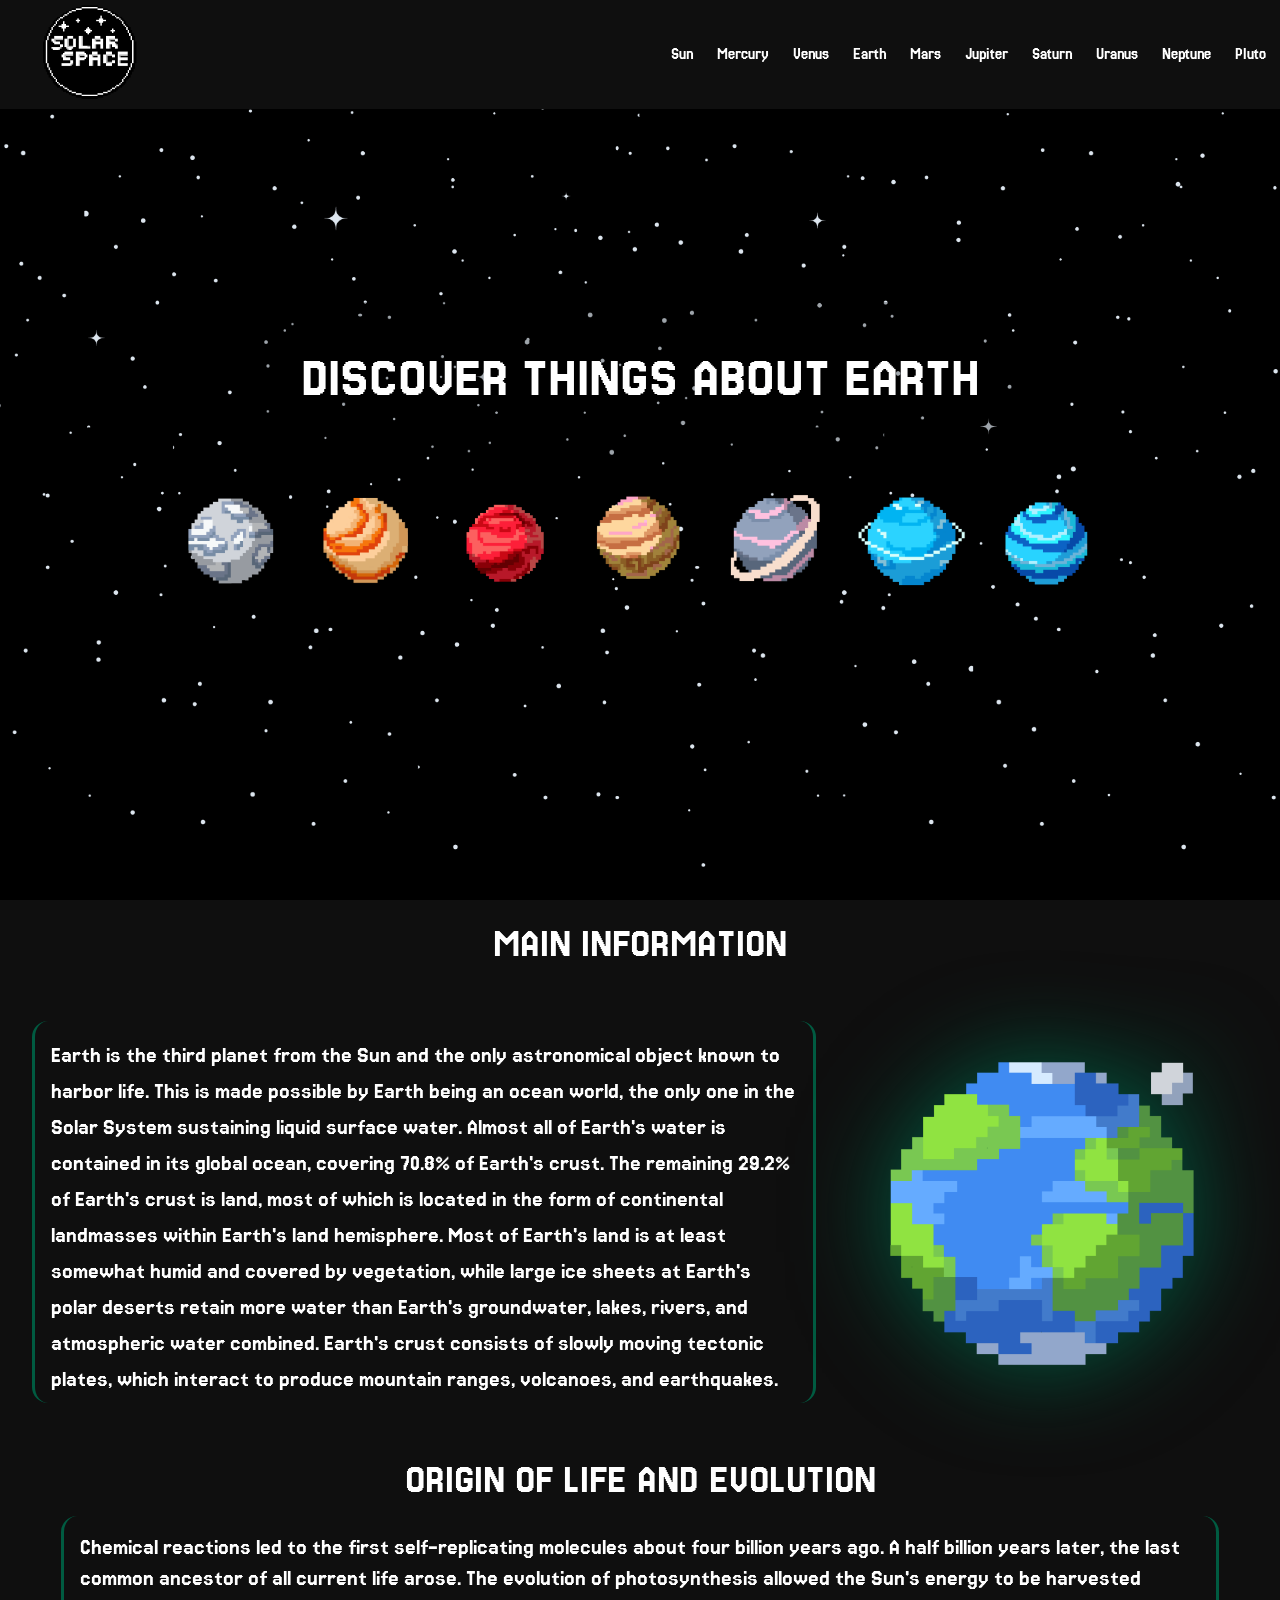
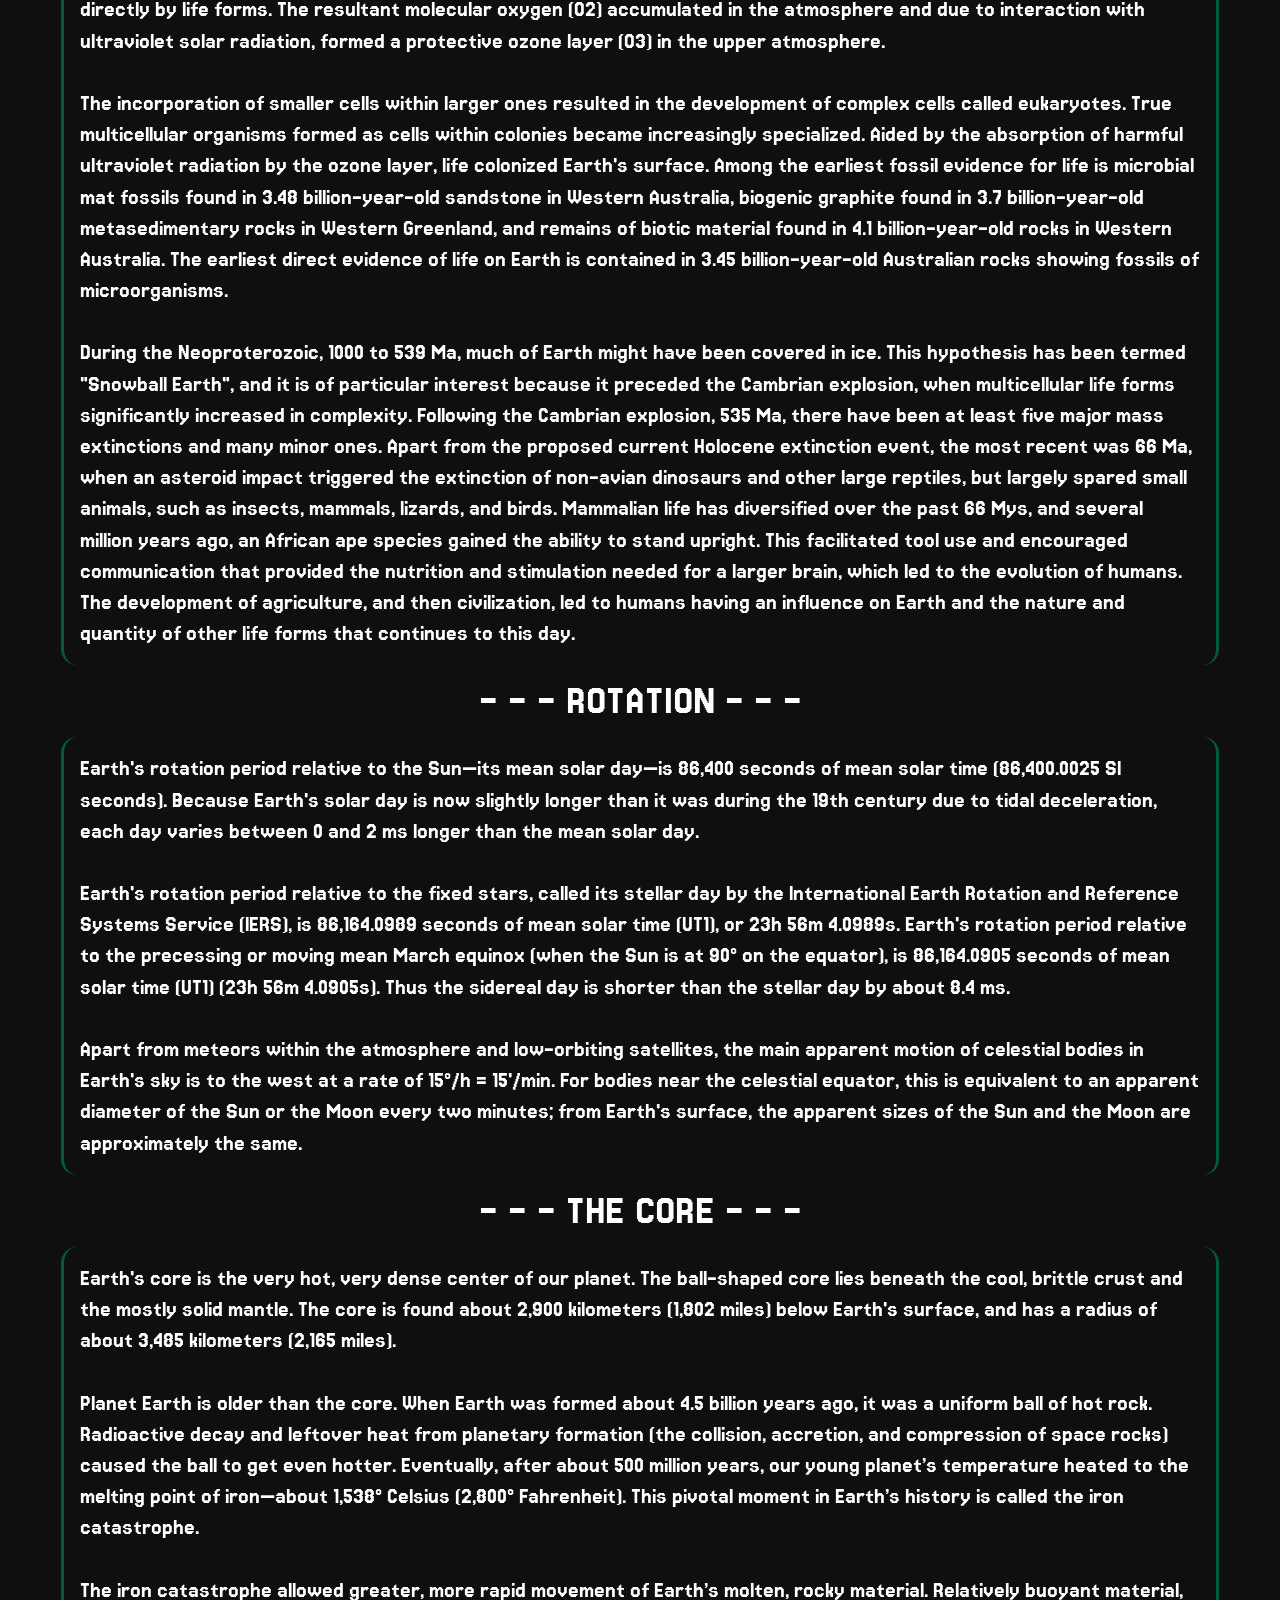
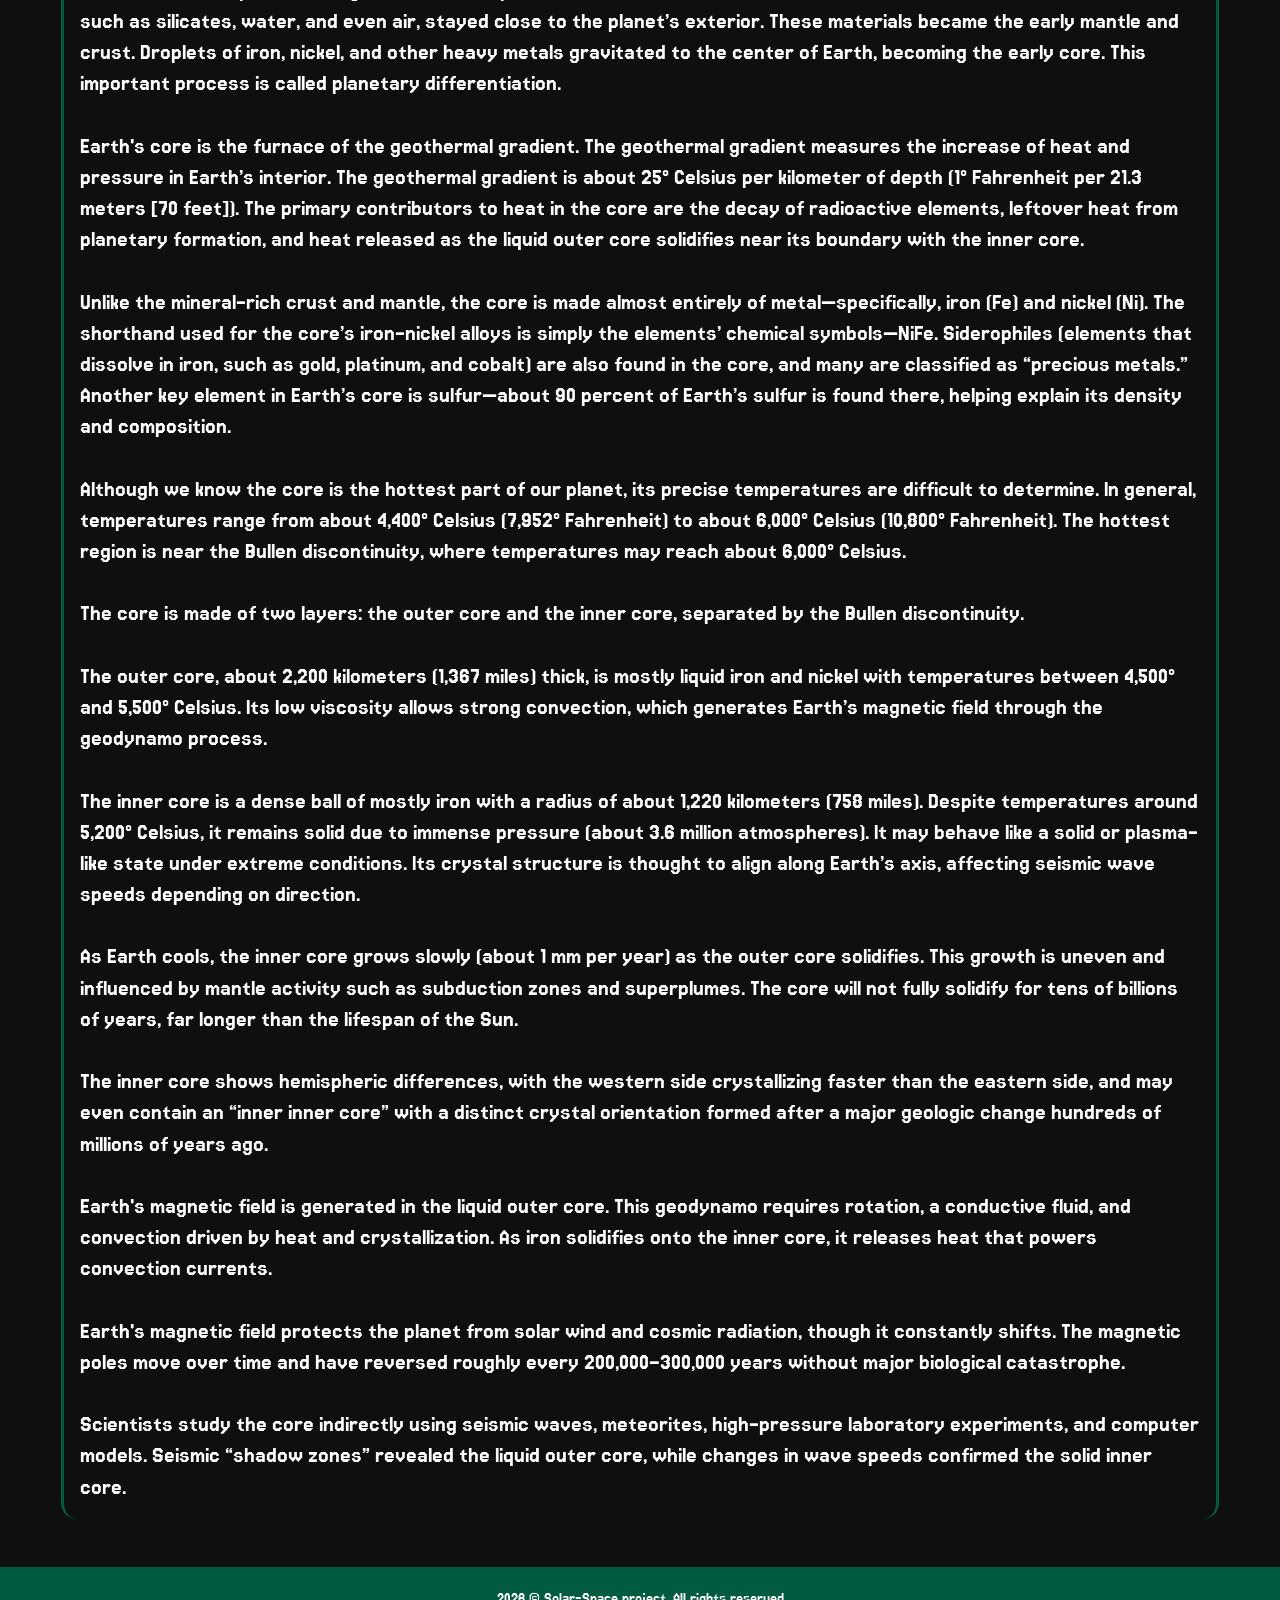
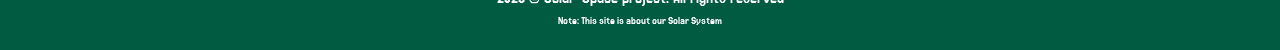
<file: html_folder/earth.html>
<!DOCTYPE html>
<html lang="en">
<head>
    <meta charset="UTF-8">
    <meta name="viewport" content="width=device-width, initial-scale=1.0">
    <link rel="stylesheet" href="../style_folder/reset.css">
    <link rel="stylesheet" href="../style_folder/style.css">
    <link rel="stylesheet" href="../style_folder/responsive.css">
    <title>Solar-Space.Earth</title>
</head>
<body>
    <header>
        <div class="logo">
            <a href="../index.html"><img src="../media_folder/logo.png" alt="logo"></a>
        </div>
        <button class="burger" id="burger">
            <span></span>
            <span></span>
            <span></span>
        </button>
        <div class="navbar" id="navbar">
            <nav>
                <ul>
                    <li>
                        <a href="./sun.html">Sun</a>
                    </li>
                    <li>
                        <a href="./mercury.html">Mercury</a>
                    </li>
                    <li>
                        <a href="./venus.html">Venus</a>
                    </li>
                    <li>
                        <a href="./earth.html">Earth</a>
                    </li>
                    <li>
                        <a href="./mars.html">Mars</a>
                    </li>
                    <li>
                        <a href="./jupiter.html">Jupiter</a>
                    </li>
                    <li>
                        <a href="./saturn.html">Saturn</a>
                    </li>
                    <li>
                        <a href="./uranus.html">Uranus</a>
                    </li>
                    <li>
                        <a href="./neptune.html">Neptune</a>
                    </li>
                    <li>
                        <a href="./pluto.html">Pluto</a>
                    </li>
                </ul>
            </nav>
        </div>
    </header>
    <section class="hero">
        <div class="hero_content_SO">
            <h1>discover things about Earth</h1>
            <div class="planet_images">
                <img src="../media_folder/PixelMercury.png" alt="Mercury">
                <img src="../media_folder/PixelVenus.png" alt="Venus">
                <img src="../media_folder/PixelMars.png" alt="Mars">
                <img src="../media_folder/PixelJupiter.png" alt="Jupiter">
                <img src="../media_folder/PixelSaturn.png" alt="Saturn">
                <img src="../media_folder/PixelUranus.png" alt="Uranus">
                <img src="../media_folder/PixelNeptune.png" alt="Neptune">
            </div>
        </div>
    </section>
    <main>
        <section class="main_info">
            <h2>Main information</h2>
            <div class="MI_Div">
                <p>
                    Earth is the third planet from the Sun and the only astronomical object known to harbor life. This is made possible by Earth being an ocean world, the only one in the Solar System sustaining liquid surface water. Almost all of Earth's water is contained in its global ocean, covering 70.8% of Earth's crust. The remaining 29.2% of Earth's crust is land, most of which is located in the form of continental landmasses within Earth's land hemisphere. Most of Earth's land is at least somewhat humid and covered by vegetation, while large ice sheets at Earth's polar deserts retain more water than Earth's groundwater, lakes, rivers, and atmospheric water combined. Earth's crust consists of slowly moving tectonic plates, which interact to produce mountain ranges, volcanoes, and earthquakes. Earth has a liquid outer core that generates a magnetosphere capable of deflecting most of the destructive solar winds and cosmic radiation.
                    <br><br>
                    Earth has a dynamic atmosphere, which sustains Earth's surface conditions and protects it from most meteoroids and UV-light at entry. It is composed primarily of nitrogen and oxygen. Water vapor is widely present in the atmosphere, forming clouds that cover most of the planet. The water vapor acts as a greenhouse gas and, together with other greenhouse gases in the atmosphere, particularly carbon dioxide (CO2), creates the conditions for both liquid surface water and water vapor to persist via the capturing of energy from the Sun's light. This process maintains the current average surface temperature of 14.76 °C (58.57 °F), at which water is liquid under normal atmospheric pressure. Differences in the amount of captured energy between geographic regions (as with the equatorial region receiving more sunlight than the polar regions) drive atmospheric and ocean currents, producing a global climate system with different climate regions, and a range of weather phenomena such as precipitation, allowing components such as carbon and nitrogen to cycle.
                    <br><br>
                    Earth is rounded into an ellipsoid with a circumference of about 40,000 kilometres (24,900 miles). It is the densest planet in the Solar System. Of the four rocky planets, it is the largest and most massive. Earth is about eight light-minutes (1 AU) away from the Sun and orbits it, taking a year (about 365.25 days) to complete one revolution. Earth rotates around its own axis in slightly less than a day (in about 23 hours and 56 minutes). Earth's axis of rotation is tilted with respect to the perpendicular to its orbital plane around the Sun, producing seasons. Earth is orbited by one permanent natural satellite, the Moon, which orbits Earth at 384,400 km (238,855 mi)—1.28 light seconds—and is roughly a quarter as wide as Earth. The Moon's gravity helps stabilize Earth's axis, causes tides and gradually slows Earth's rotation. Likewise, Earth's gravitational pull has already made the Moon's rotation tidally locked, keeping the same near side facing Earth.
                    <br><br>
                    Earth, like most other bodies in the Solar System, formed about 4.5 billion years ago from gas and dust in the early Solar System. The formation of the ocean and the subsequent development of life occurred during the first billion years of Earth's history. Life spread globally and has been altering Earth's atmosphere and surface, leading to the Great Oxidation Event two billion years ago. Humans emerged 300,000 years ago in Africa and have spread across every continent on Earth. Humans depend on Earth's biosphere and natural resources for their survival, but have increasingly impacted the planet's environment. Humanity's current impact on Earth's climate and biosphere is unsustainable, threatening the livelihood of humans and many other forms of life, and causing widespread extinctions.
                </p>
                <img src="../media_folder/PixelEarth.png" alt="Earth">
            </div>
        </section>
        <section class="general_characteristics">
            <h2>Origin of life and evolution</h2>
            <p>
                Chemical reactions led to the first self-replicating molecules about four billion years ago. A half billion years later, the last common ancestor of all current life arose. The evolution of photosynthesis allowed the Sun's energy to be harvested directly by life forms. The resultant molecular oxygen (O2) accumulated in the atmosphere and due to interaction with ultraviolet solar radiation, formed a protective ozone layer (O3) in the upper atmosphere.
                <br><br>
                The incorporation of smaller cells within larger ones resulted in the development of complex cells called eukaryotes. True multicellular organisms formed as cells within colonies became increasingly specialized. Aided by the absorption of harmful ultraviolet radiation by the ozone layer, life colonized Earth's surface. Among the earliest fossil evidence for life is microbial mat fossils found in 3.48 billion-year-old sandstone in Western Australia, biogenic graphite found in 3.7 billion-year-old metasedimentary rocks in Western Greenland, and remains of biotic material found in 4.1 billion-year-old rocks in Western Australia. The earliest direct evidence of life on Earth is contained in 3.45 billion-year-old Australian rocks showing fossils of microorganisms.
                <br><br>
                During the Neoproterozoic, 1000 to 539 Ma, much of Earth might have been covered in ice. This hypothesis has been termed "Snowball Earth", and it is of particular interest because it preceded the Cambrian explosion, when multicellular life forms significantly increased in complexity. Following the Cambrian explosion, 535 Ma, there have been at least five major mass extinctions and many minor ones. Apart from the proposed current Holocene extinction event, the most recent was 66 Ma, when an asteroid impact triggered the extinction of non-avian dinosaurs and other large reptiles, but largely spared small animals, such as insects, mammals, lizards, and birds. Mammalian life has diversified over the past 66 Mys, and several million years ago, an African ape species gained the ability to stand upright. This facilitated tool use and encouraged communication that provided the nutrition and stimulation needed for a larger brain, which led to the evolution of humans. The development of agriculture, and then civilization, led to humans having an influence on Earth and the nature and quantity of other life forms that continues to this day.
            </p>
        </section>
        <section class="rotation">
            <h2>- - - Rotation - - -</h2>
            <p>
                Earth's rotation period relative to the Sun—its mean solar day—is 86,400 seconds of mean solar time (86,400.0025 SI seconds). Because Earth's solar day is now slightly longer than it was during the 19th century due to tidal deceleration, each day varies between 0 and 2 ms longer than the mean solar day.
                <br><br>
                Earth's rotation period relative to the fixed stars, called its stellar day by the International Earth Rotation and Reference Systems Service (IERS), is 86,164.0989 seconds of mean solar time (UT1), or 23h 56m 4.0989s. Earth's rotation period relative to the precessing or moving mean March equinox (when the Sun is at 90° on the equator), is 86,164.0905 seconds of mean solar time (UT1) (23h 56m 4.0905s). Thus the sidereal day is shorter than the stellar day by about 8.4 ms.
                <br><br>
                Apart from meteors within the atmosphere and low-orbiting satellites, the main apparent motion of celestial bodies in Earth's sky is to the west at a rate of 15°/h = 15'/min. For bodies near the celestial equator, this is equivalent to an apparent diameter of the Sun or the Moon every two minutes; from Earth's surface, the apparent sizes of the Sun and the Moon are approximately the same.
            </p>
        </section>
        <section class="core">
            <h2>- - - The core - - -</h2>
            <p>
                Earth's core is the very hot, very dense center of our planet. The ball-shaped core lies beneath the cool, brittle crust and the mostly solid mantle. The core is found about 2,900 kilometers (1,802 miles) below Earth's surface, and has a radius of about 3,485 kilometers (2,165 miles).
                <br><br>
                Planet Earth is older than the core. When Earth was formed about 4.5 billion years ago, it was a uniform ball of hot rock. Radioactive decay and leftover heat from planetary formation (the collision, accretion, and compression of space rocks) caused the ball to get even hotter. Eventually, after about 500 million years, our young planet’s temperature heated to the melting point of iron—about 1,538° Celsius (2,800° Fahrenheit). This pivotal moment in Earth’s history is called the iron catastrophe.
                <br><br>
                The iron catastrophe allowed greater, more rapid movement of Earth’s molten, rocky material. Relatively buoyant material, such as silicates, water, and even air, stayed close to the planet’s exterior. These materials became the early mantle and crust. Droplets of iron, nickel, and other heavy metals gravitated to the center of Earth, becoming the early core. This important process is called planetary differentiation.
                <br><br>
                Earth's core is the furnace of the geothermal gradient. The geothermal gradient measures the increase of heat and pressure in Earth’s interior. The geothermal gradient is about 25° Celsius per kilometer of depth (1° Fahrenheit per 21.3 meters [70 feet]). The primary contributors to heat in the core are the decay of radioactive elements, leftover heat from planetary formation, and heat released as the liquid outer core solidifies near its boundary with the inner core.
                <br><br>
                Unlike the mineral-rich crust and mantle, the core is made almost entirely of metal—specifically, iron (Fe) and nickel (Ni). The shorthand used for the core’s iron-nickel alloys is simply the elements’ chemical symbols—NiFe. Siderophiles (elements that dissolve in iron, such as gold, platinum, and cobalt) are also found in the core, and many are classified as “precious metals.” Another key element in Earth’s core is sulfur—about 90 percent of Earth’s sulfur is found there, helping explain its density and composition.
                <br><br>
                Although we know the core is the hottest part of our planet, its precise temperatures are difficult to determine. In general, temperatures range from about 4,400° Celsius (7,952° Fahrenheit) to about 6,000° Celsius (10,800° Fahrenheit). The hottest region is near the Bullen discontinuity, where temperatures may reach about 6,000° Celsius.
                <br><br>
                The core is made of two layers: the outer core and the inner core, separated by the Bullen discontinuity.
                <br><br>
                The outer core, about 2,200 kilometers (1,367 miles) thick, is mostly liquid iron and nickel with temperatures between 4,500° and 5,500° Celsius. Its low viscosity allows strong convection, which generates Earth’s magnetic field through the geodynamo process.
                <br><br>
                The inner core is a dense ball of mostly iron with a radius of about 1,220 kilometers (758 miles). Despite temperatures around 5,200° Celsius, it remains solid due to immense pressure (about 3.6 million atmospheres). It may behave like a solid or plasma-like state under extreme conditions. Its crystal structure is thought to align along Earth’s axis, affecting seismic wave speeds depending on direction.
                <br><br>
                As Earth cools, the inner core grows slowly (about 1 mm per year) as the outer core solidifies. This growth is uneven and influenced by mantle activity such as subduction zones and superplumes. The core will not fully solidify for tens of billions of years, far longer than the lifespan of the Sun.
                <br><br>
                The inner core shows hemispheric differences, with the western side crystallizing faster than the eastern side, and may even contain an “inner inner core” with a distinct crystal orientation formed after a major geologic change hundreds of millions of years ago.
                <br><br>
                Earth's magnetic field is generated in the liquid outer core. This geodynamo requires rotation, a conductive fluid, and convection driven by heat and crystallization. As iron solidifies onto the inner core, it releases heat that powers convection currents.
                <br><br>
                Earth's magnetic field protects the planet from solar wind and cosmic radiation, though it constantly shifts. The magnetic poles move over time and have reversed roughly every 200,000–300,000 years without major biological catastrophe.
                <br><br>
                Scientists study the core indirectly using seismic waves, meteorites, high-pressure laboratory experiments, and computer models. Seismic “shadow zones” revealed the liquid outer core, while changes in wave speeds confirmed the solid inner core.
            </p>
        </section>
    </main>
    <footer>
        <h4>2026 © Solar-Space project. All rights reserved</h4>
        <h5>Note: This site is about our Solar System</h5>
    </footer>
<script>
    const burger = document.getElementById("burger");
    const navbar = document.getElementById("navbar");
    burger.addEventListener("click", () => {
    navbar.classList.toggle("active");
});
</script>
</body>
</html>
</file>
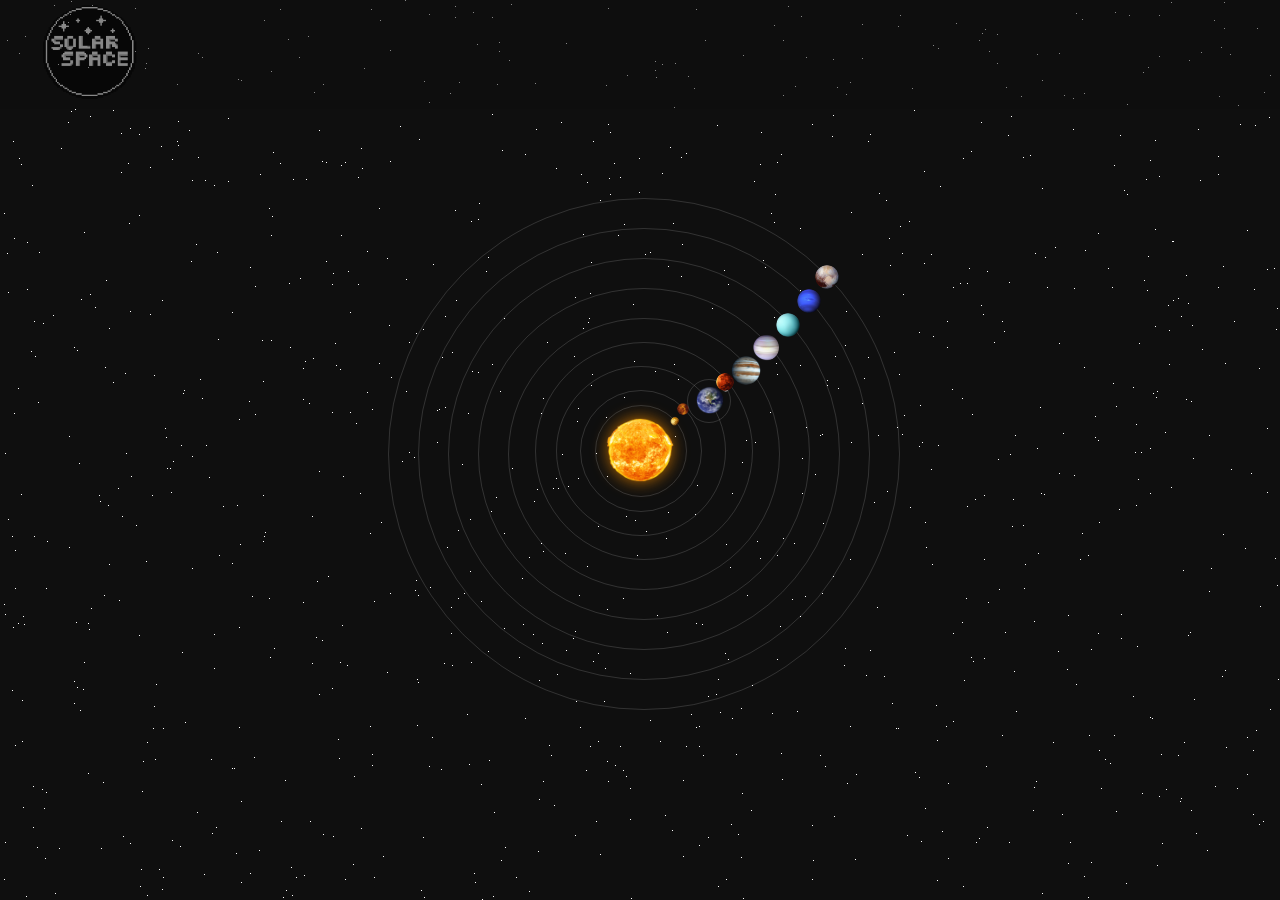
<file: html_folder/extraPage.html>
<!DOCTYPE html>
<html lang="en">
<head>
    <meta charset="UTF-8">
    <meta name="viewport" content="width=device-width, initial-scale=1.0">
    <link rel="stylesheet" href="../style_folder/reset.css">
    <link rel="stylesheet" href="../style_folder/solar.css">
    <link rel="stylesheet" href="../style_folder/style.css">
    <link rel="stylesheet" href="../style_folder/responsive.css">
    <title>Solar-Space.Extra</title>
</head>
<body>
    <header>
        <div class="logo">
            <a href="../index.html"><img src="../media_folder/logo.png" alt="logo"></a>
        </div>
    </header>
    <div class="container">
        <div class="sun">
            <img src="../media_folder/Sun_image.png" alt="sun">
        </div>
        <div class="mercury"></div>
        <div class="venus"></div>
        <div class="earth">
            <div class="moon">
            </div>
        </div>
        <div class="mars"></div>
        <div class="jupiter"></div>
        <div class="saturn"></div>
        <div class="uranus"></div>
        <div class="neptune"></div>
        <div class="pluto"></div>
    </div>
<script src="../solar.js"></script>
</body>
</html>
</file>
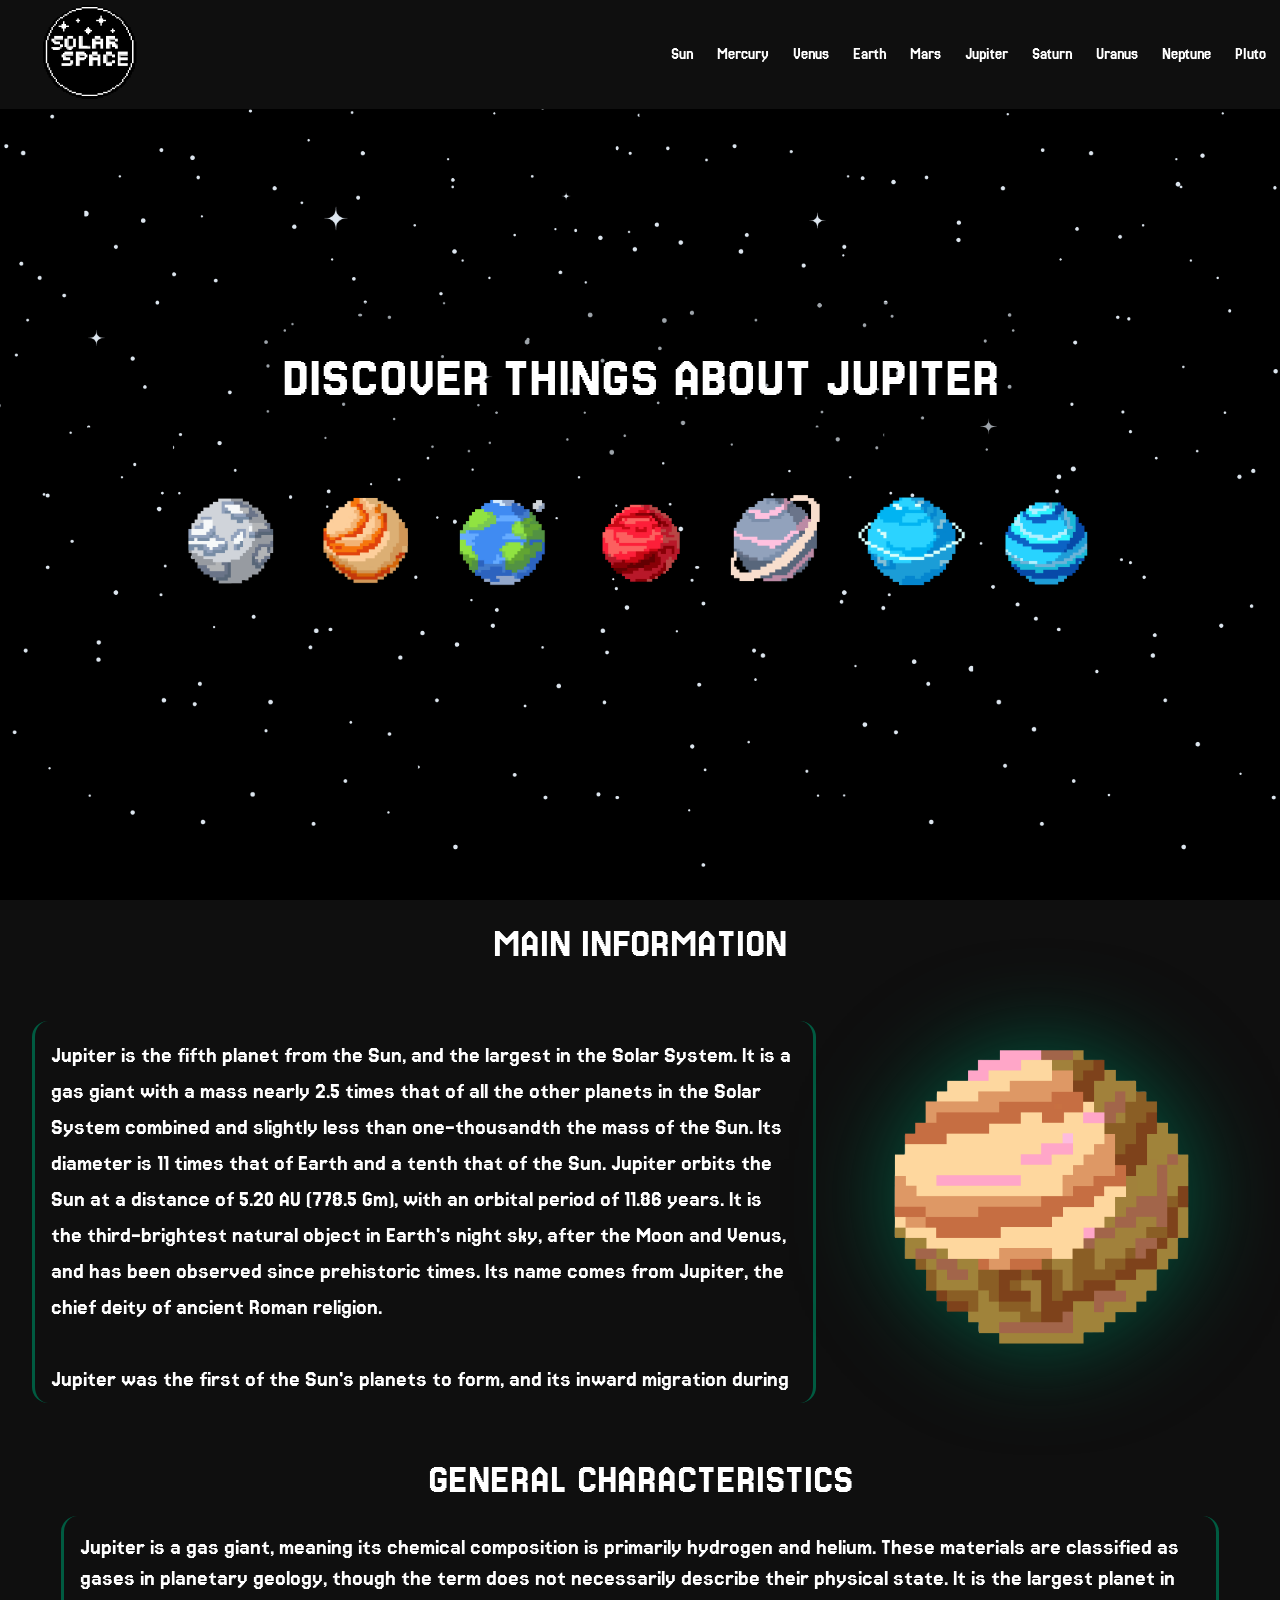
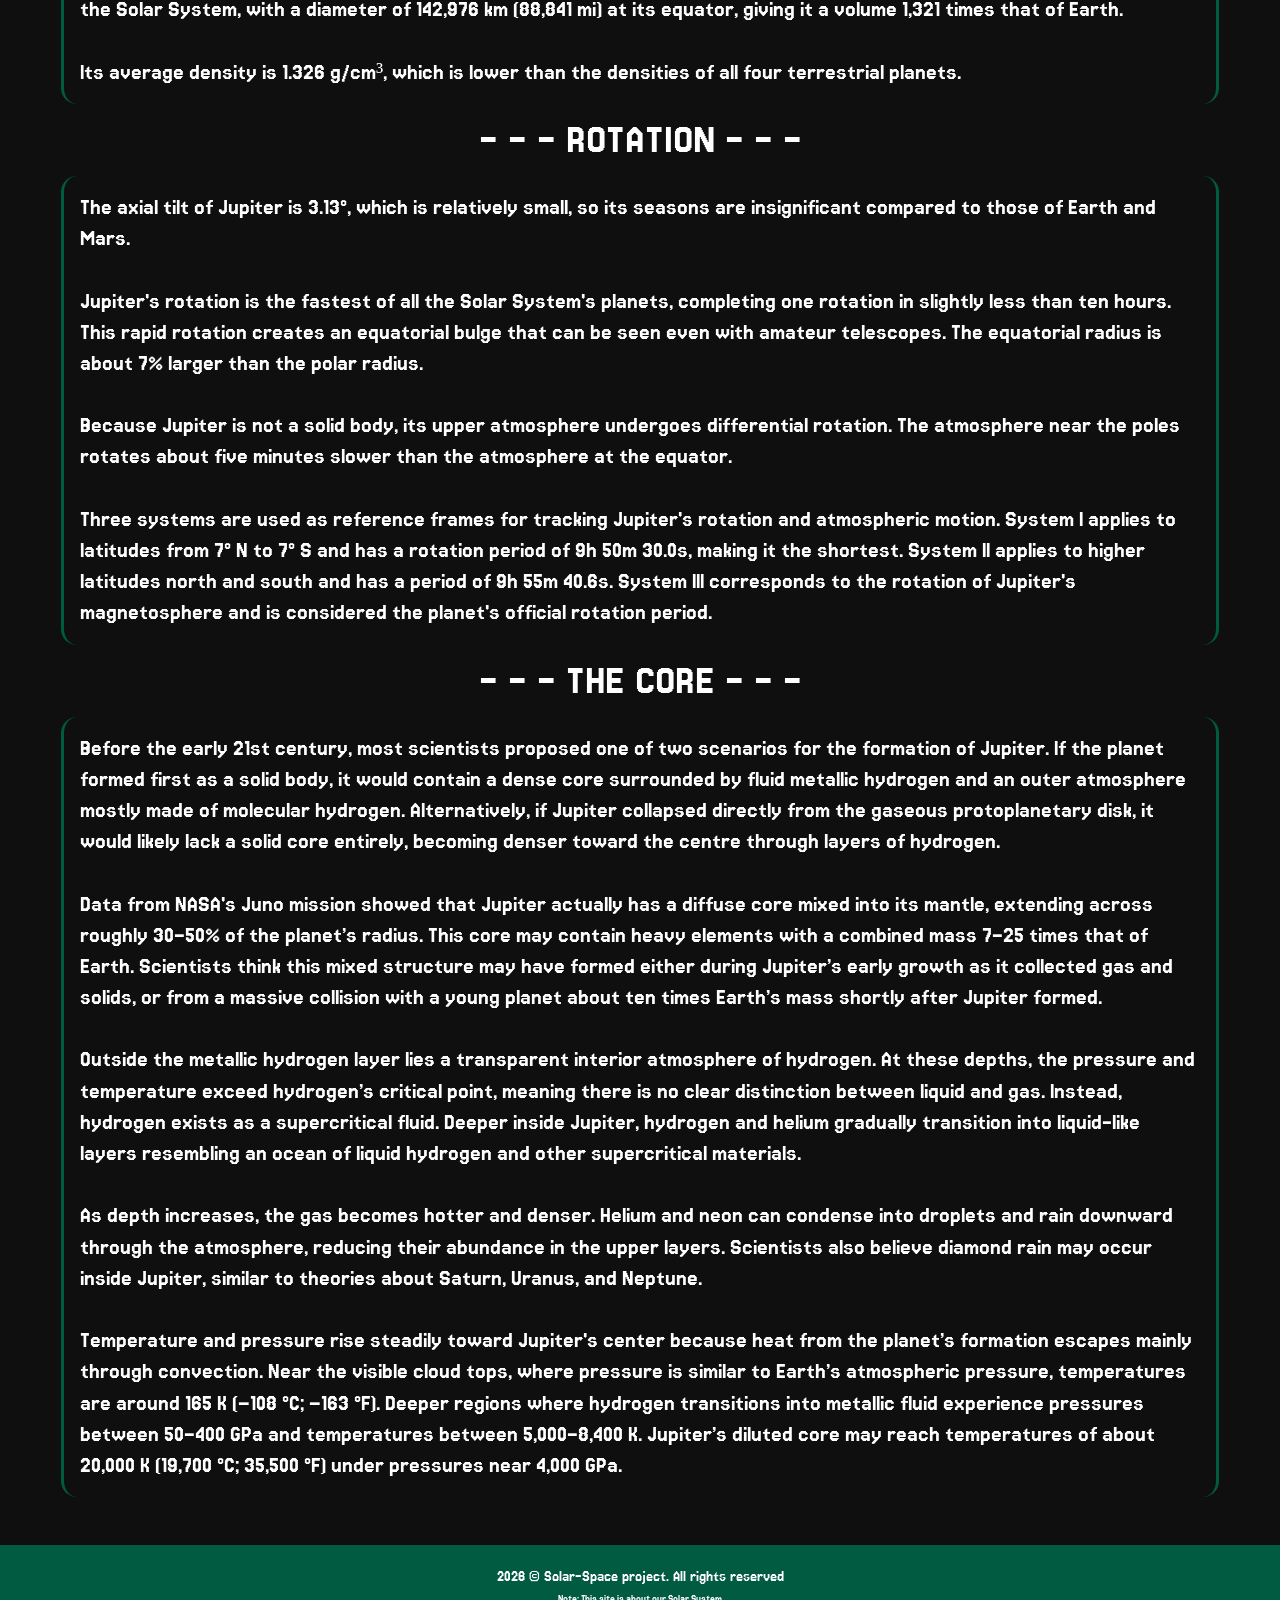
<file: html_folder/jupiter.html>
<!DOCTYPE html>
<html lang="en">
<head>
    <meta charset="UTF-8">
    <meta name="viewport" content="width=device-width, initial-scale=1.0">
    <link rel="stylesheet" href="../style_folder/reset.css">
    <link rel="stylesheet" href="../style_folder/style.css">
    <link rel="stylesheet" href="../style_folder/responsive.css">
    <title>Solar-Space.Jupiter</title>
</head>
<body>
    <header>
        <div class="logo">
            <a href="../index.html"><img src="../media_folder/logo.png" alt="logo"></a>
        </div>
        <button class="burger" id="burger">
            <span></span>
            <span></span>
            <span></span>
        </button>
        <div class="navbar" id="navbar">
            <nav>
                <ul>
                    <li>
                        <a href="./sun.html">Sun</a>
                    </li>
                    <li>
                        <a href="./mercury.html">Mercury</a>
                    </li>
                    <li>
                        <a href="./venus.html">Venus</a>
                    </li>
                    <li>
                        <a href="./earth.html">Earth</a>
                    </li>
                    <li>
                        <a href="./mars.html">Mars</a>
                    </li>
                    <li>
                        <a href="./jupiter.html">Jupiter</a>
                    </li>
                    <li>
                        <a href="./saturn.html">Saturn</a>
                    </li>
                    <li>
                        <a href="./uranus.html">Uranus</a>
                    </li>
                    <li>
                        <a href="./neptune.html">Neptune</a>
                    </li>
                    <li>
                        <a href="./pluto.html">Pluto</a>
                    </li>
                </ul>
            </nav>
        </div>
    </header>
    <section class="hero">
        <div class="hero_content_SO">
            <h1>discover things about Jupiter</h1>
            <div class="planet_images">
                <img src="../media_folder/PixelMercury.png" alt="Mercury">
                <img src="../media_folder/PixelVenus.png" alt="Venus">
                <img src="../media_folder/PixelEarth.png" alt="Earth">
                <img src="../media_folder/PixelMars.png" alt="Mars">
                <img src="../media_folder/PixelSaturn.png" alt="Saturn">
                <img src="../media_folder/PixelUranus.png" alt="Uranus">
                <img src="../media_folder/PixelNeptune.png" alt="Neptune">
            </div>
        </div>
    </section>
    <main>
        <section class="main_info">
            <h2>Main information</h2>
            <div class="MI_Div">
                <p>
                    Jupiter is the fifth planet from the Sun, and the largest in the Solar System. It is a gas giant with a mass nearly 2.5 times that of all the other planets in the Solar System combined and slightly less than one-thousandth the mass of the Sun. Its diameter is 11 times that of Earth and a tenth that of the Sun. Jupiter orbits the Sun at a distance of 5.20 AU (778.5 Gm), with an orbital period of 11.86 years. It is the third-brightest natural object in Earth's night sky, after the Moon and Venus, and has been observed since prehistoric times. Its name comes from Jupiter, the chief deity of ancient Roman religion.
                    <br><br>
                    Jupiter was the first of the Sun's planets to form, and its inward migration during the early Solar System influenced the formation history of the other planets. Jupiter's atmosphere consists of 76% hydrogen and 24% helium by mass, with a denser interior. It also contains traces of carbon, oxygen, sulfur, neon, and compounds such as ammonia, water vapour, phosphine, hydrogen sulfide, and hydrocarbons. Jupiter's helium abundance is about 80% of the Sun's, similar to Saturn's composition.
                    <br><br>
                    The outer atmosphere is divided into a series of latitudinal bands, with turbulence and storms along their boundaries. The most famous feature is the Great Red Spot, a giant storm that has been observed since at least 1831.
                    <br><br>
                    Because of Jupiter's rapid rotation rate, completing one turn in about ten hours, the planet is shaped as an oblate spheroid. Its equatorial radius is about 7% larger than its polar radius. Jupiter's internal structure is believed to include an outer mantle of fluid metallic hydrogen and a diffuse inner core of denser material. The planet also emits more heat than it receives from the Sun due to ongoing contraction within its interior.
                    <br><br>
                    Jupiter's magnetic field is the strongest and second-largest continuous structure in the Solar System. It is generated by electrical currents within the fluid metallic hydrogen layer. The solar wind interacts with this magnetosphere, stretching it outward and influencing the surrounding space environment.
                    <br><br>
                    At least 115 moons orbit Jupiter. The four largest—Io, Europa, Ganymede, and Callisto—are known as the Galilean moons and can be seen with binoculars. Ganymede is the largest moon in the Solar System and is even larger than Mercury.
                    <br><br>
                    Jupiter also has a faint ring system made mainly of dust. The rings include an inner halo, a brighter main ring, and an outer gossamer ring. They appear reddish in visible and near-infrared light. The age of the ring system is uncertain and may date back to Jupiter's formation.
                    <br><br>
                    Since 1973, Jupiter has been explored by nine robotic space probes, including flybys and orbiters, with additional missions currently on the way. Jupiter-like exoplanets have also been discovered around other stars.
                </p>
                <img src="../media_folder/PixelJupiter.png" alt="Jupiter">
            </div>
        </section>
        <section class="general_characteristics">
            <h2>General characteristics</h2>
            <p>
                Jupiter is a gas giant, meaning its chemical composition is primarily hydrogen and helium. These materials are classified as gases in planetary geology, though the term does not necessarily describe their physical state. It is the largest planet in the Solar System, with a diameter of 142,976 km (88,841 mi) at its equator, giving it a volume 1,321 times that of Earth.
                <br><br>
                Its average density is 1.326 g/cm³, which is lower than the densities of all four terrestrial planets.
            </p>
        </section>
        <section class="rotation">
            <h2>- - - Rotation - - -</h2>
            <p>
                The axial tilt of Jupiter is 3.13°, which is relatively small, so its seasons are insignificant compared to those of Earth and Mars.
                <br><br>
                Jupiter's rotation is the fastest of all the Solar System's planets, completing one rotation in slightly less than ten hours. This rapid rotation creates an equatorial bulge that can be seen even with amateur telescopes. The equatorial radius is about 7% larger than the polar radius.
                <br><br>
                Because Jupiter is not a solid body, its upper atmosphere undergoes differential rotation. The atmosphere near the poles rotates about five minutes slower than the atmosphere at the equator.
                <br><br>
                Three systems are used as reference frames for tracking Jupiter's rotation and atmospheric motion. System I applies to latitudes from 7° N to 7° S and has a rotation period of 9h 50m 30.0s, making it the shortest. System II applies to higher latitudes north and south and has a period of 9h 55m 40.6s. System III corresponds to the rotation of Jupiter's magnetosphere and is considered the planet's official rotation period.
            </p>
        </section>
        <section class="core">
            <h2>- - - The core - - -</h2>
            <p>
                Before the early 21st century, most scientists proposed one of two scenarios for the formation of Jupiter. If the planet formed first as a solid body, it would contain a dense core surrounded by fluid metallic hydrogen and an outer atmosphere mostly made of molecular hydrogen. Alternatively, if Jupiter collapsed directly from the gaseous protoplanetary disk, it would likely lack a solid core entirely, becoming denser toward the centre through layers of hydrogen.
                <br><br>
                Data from NASA's Juno mission showed that Jupiter actually has a diffuse core mixed into its mantle, extending across roughly 30–50% of the planet’s radius. This core may contain heavy elements with a combined mass 7–25 times that of Earth. Scientists think this mixed structure may have formed either during Jupiter’s early growth as it collected gas and solids, or from a massive collision with a young planet about ten times Earth’s mass shortly after Jupiter formed.
                <br><br>
                Outside the metallic hydrogen layer lies a transparent interior atmosphere of hydrogen. At these depths, the pressure and temperature exceed hydrogen’s critical point, meaning there is no clear distinction between liquid and gas. Instead, hydrogen exists as a supercritical fluid. Deeper inside Jupiter, hydrogen and helium gradually transition into liquid-like layers resembling an ocean of liquid hydrogen and other supercritical materials.
                <br><br>
                As depth increases, the gas becomes hotter and denser. Helium and neon can condense into droplets and rain downward through the atmosphere, reducing their abundance in the upper layers. Scientists also believe diamond rain may occur inside Jupiter, similar to theories about Saturn, Uranus, and Neptune.
                <br><br>
                Temperature and pressure rise steadily toward Jupiter's center because heat from the planet’s formation escapes mainly through convection. Near the visible cloud tops, where pressure is similar to Earth’s atmospheric pressure, temperatures are around 165 K (−108 °C; −163 °F). Deeper regions where hydrogen transitions into metallic fluid experience pressures between 50–400 GPa and temperatures between 5,000–8,400 K. Jupiter’s diluted core may reach temperatures of about 20,000 K (19,700 °C; 35,500 °F) under pressures near 4,000 GPa.
            </p>
        </section>
    </main>
    <footer>
        <h4>2026 © Solar-Space project. All rights reserved</h4>
        <h5>Note: This site is about our Solar System</h5>
    </footer>
<script>
    const burger = document.getElementById("burger");
    const navbar = document.getElementById("navbar");
    burger.addEventListener("click", () => {
    navbar.classList.toggle("active");
});
</script>
</body>
</html>
</file>
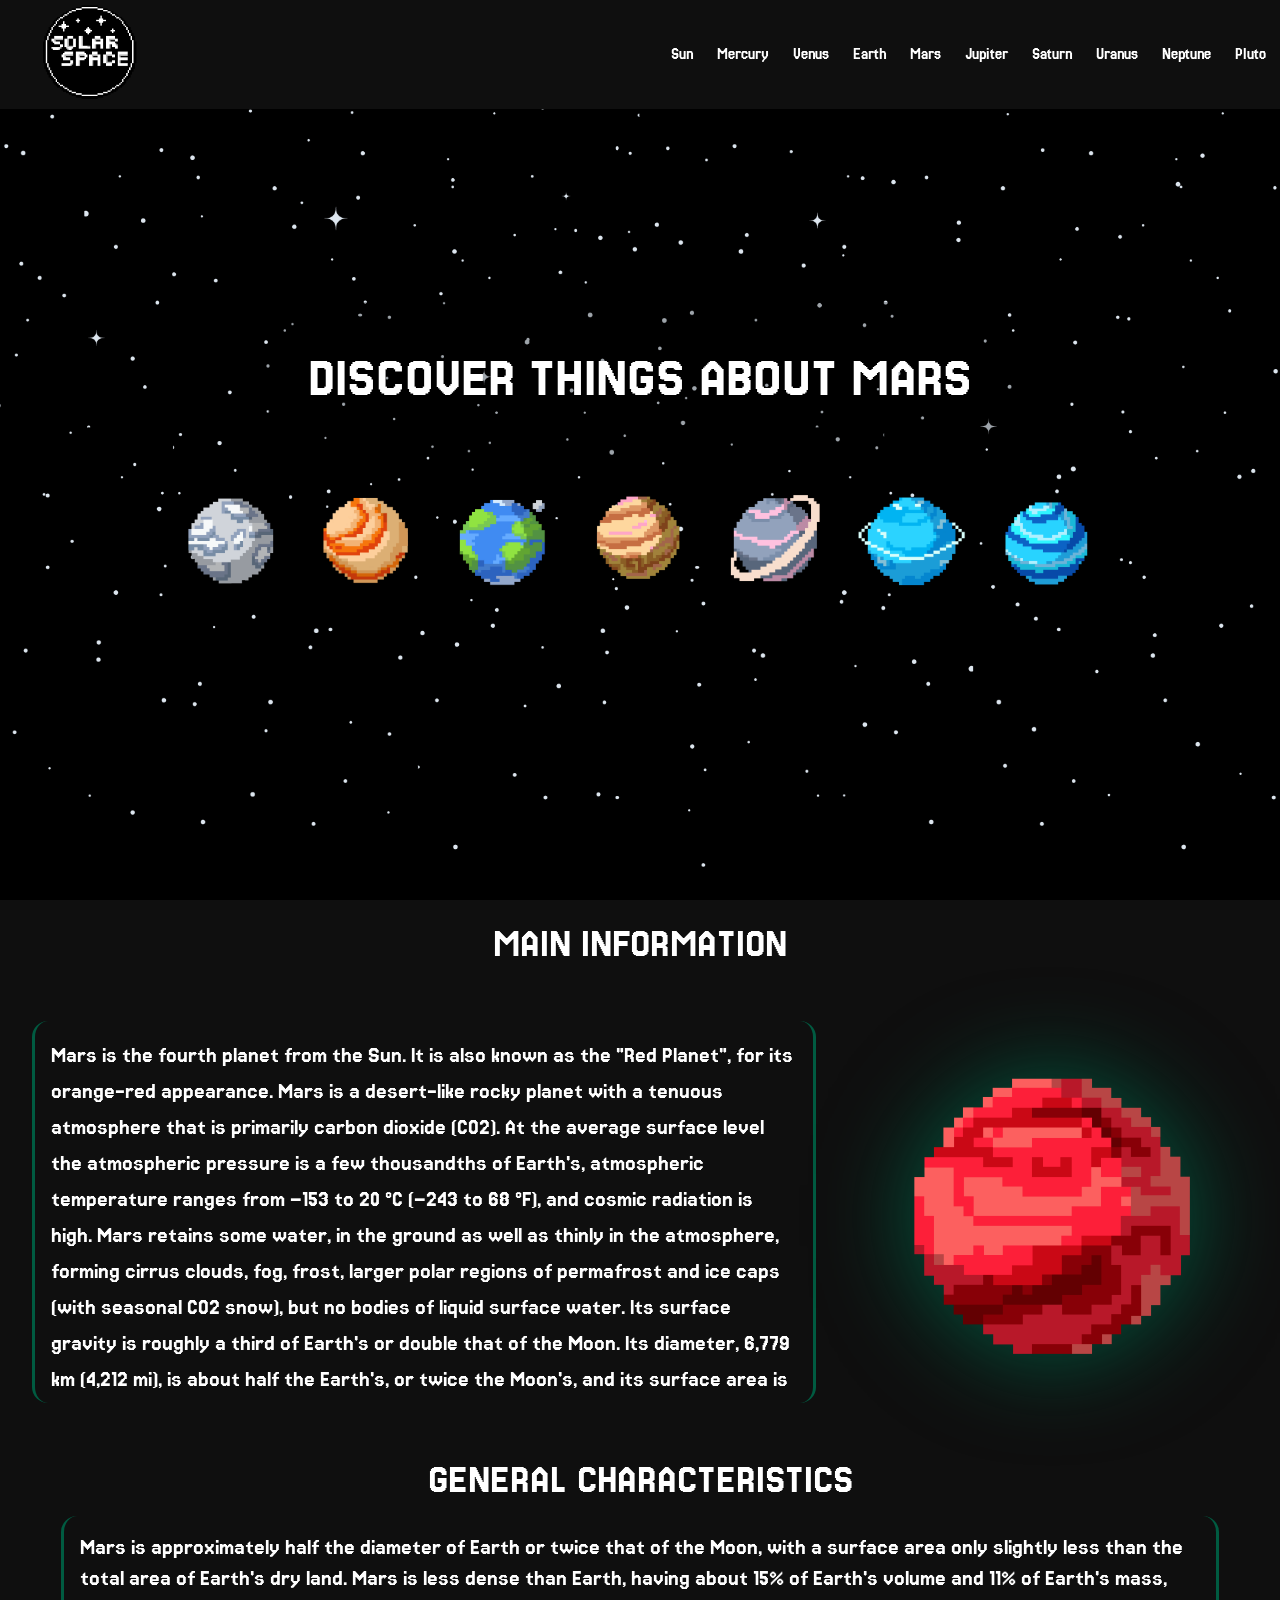
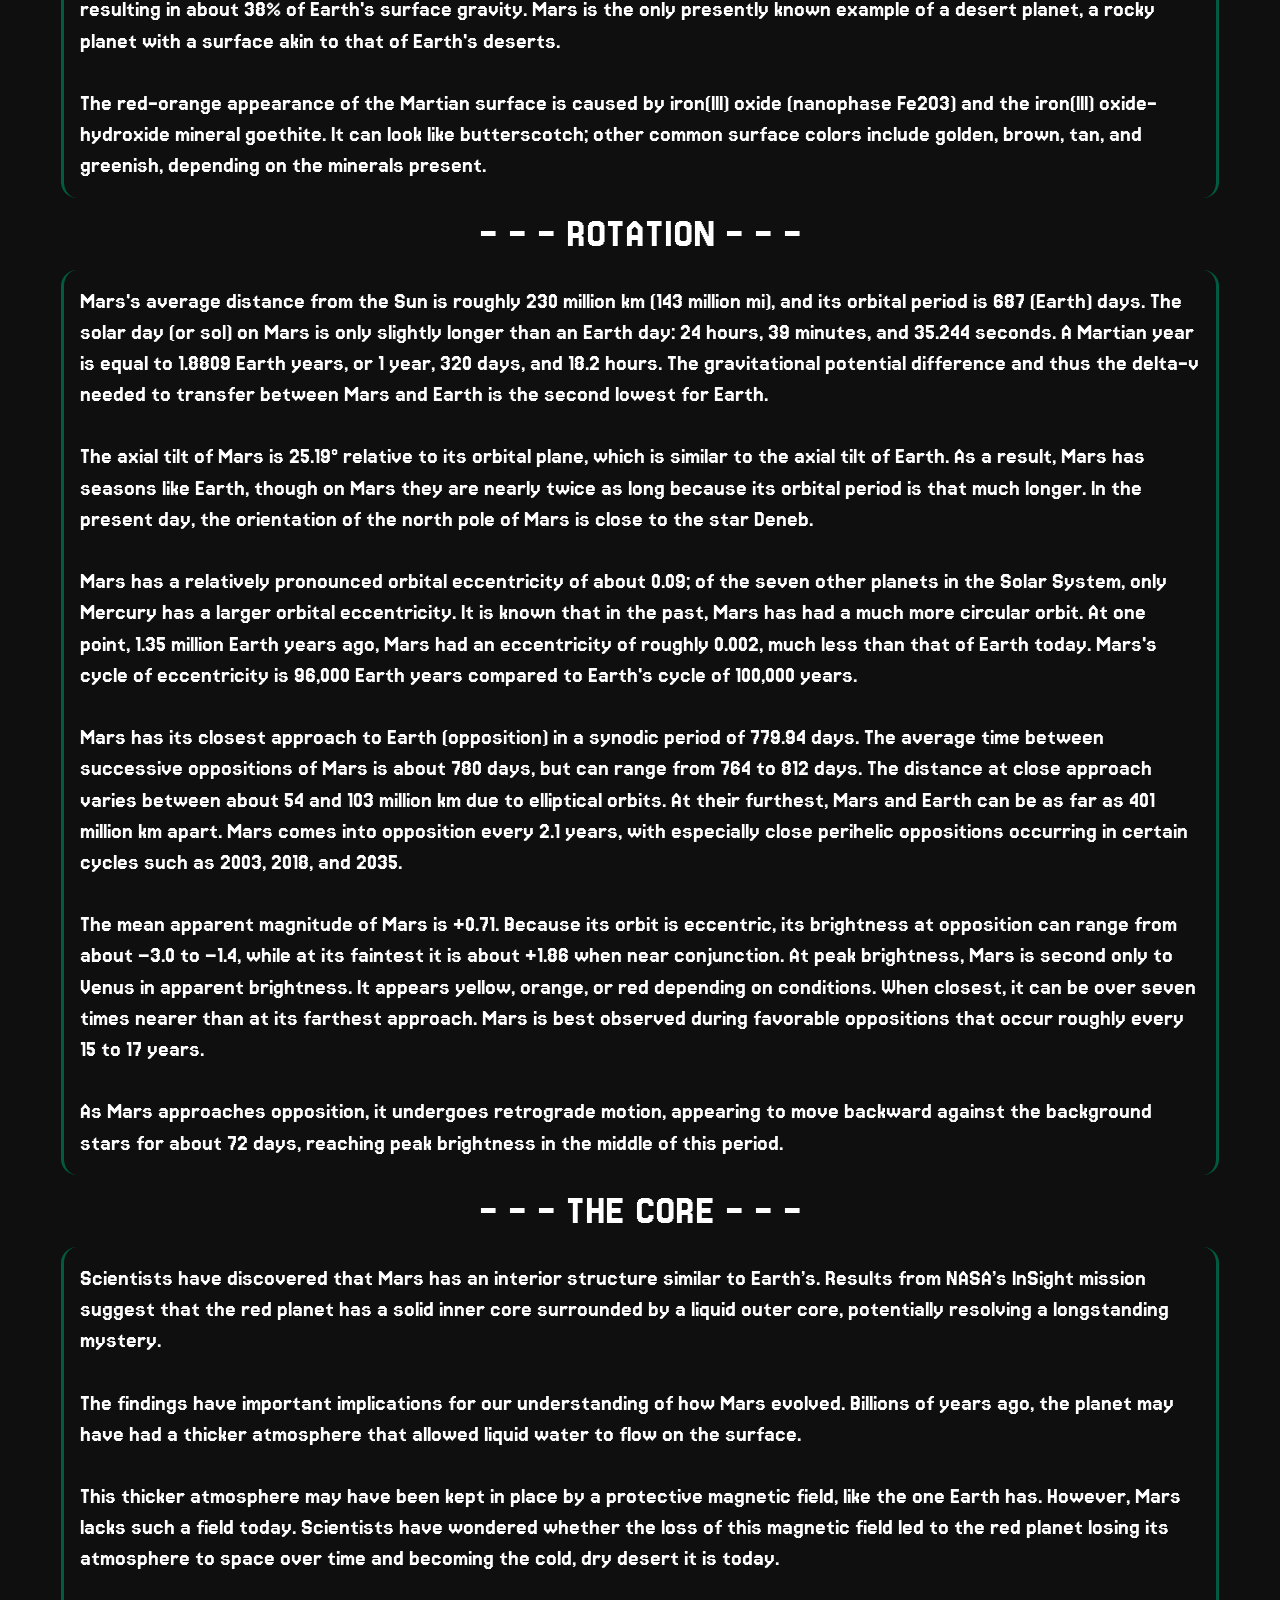
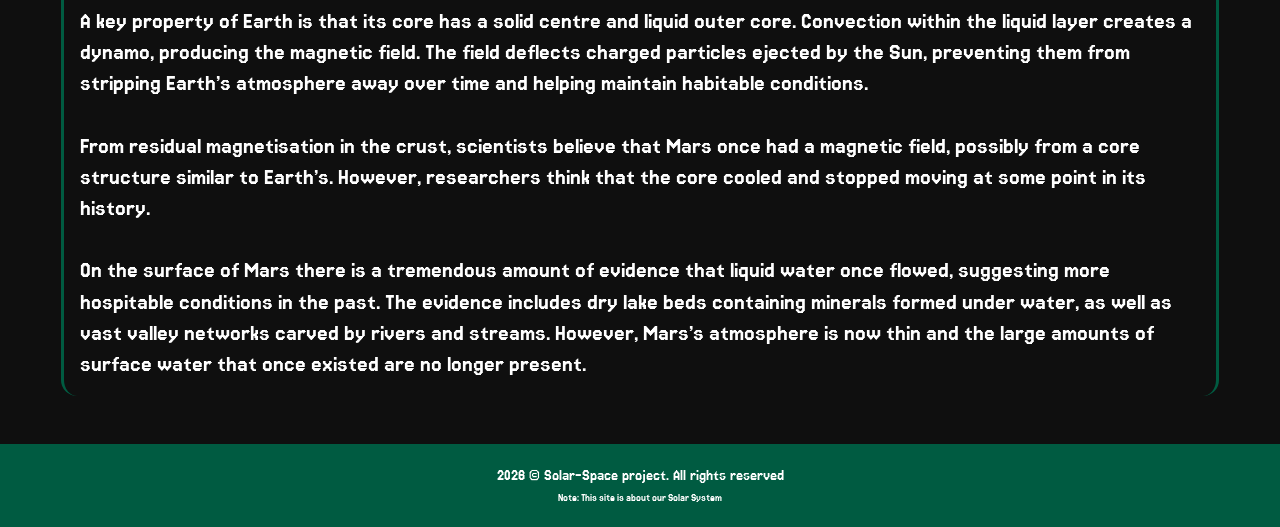
<file: html_folder/mars.html>
<!DOCTYPE html>
<html lang="en">
<head>
    <meta charset="UTF-8">
    <meta name="viewport" content="width=device-width, initial-scale=1.0">
    <link rel="stylesheet" href="../style_folder/reset.css">
    <link rel="stylesheet" href="../style_folder/style.css">
    <link rel="stylesheet" href="../style_folder/responsive.css">
    <title>Solar-Space.Mars</title>
</head>
<body>
    <header>
        <div class="logo">
            <a href="../index.html"><img src="../media_folder/logo.png" alt="logo"></a>
        </div>
        <button class="burger" id="burger">
            <span></span>
            <span></span>
            <span></span>
        </button>
        <div class="navbar" id="navbar">
            <nav>
                <ul>
                    <li>
                        <a href="./sun.html">Sun</a>
                    </li>
                    <li>
                        <a href="./mercury.html">Mercury</a>
                    </li>
                    <li>
                        <a href="./venus.html">Venus</a>
                    </li>
                    <li>
                        <a href="./earth.html">Earth</a>
                    </li>
                    <li>
                        <a href="./mars.html">Mars</a>
                    </li>
                    <li>
                        <a href="./jupiter.html">Jupiter</a>
                    </li>
                    <li>
                        <a href="./saturn.html">Saturn</a>
                    </li>
                    <li>
                        <a href="./uranus.html">Uranus</a>
                    </li>
                    <li>
                        <a href="./neptune.html">Neptune</a>
                    </li>
                    <li>
                        <a href="./pluto.html">Pluto</a>
                    </li>
                </ul>
            </nav>
        </div>
    </header>
    <section class="hero">
        <div class="hero_content_SO">
            <h1>discover things about Mars</h1>
            <div class="planet_images">
                <img src="../media_folder/PixelMercury.png" alt="Mercury">
                <img src="../media_folder/PixelVenus.png" alt="Venus">
                <img src="../media_folder/PixelEarth.png" alt="Earth">
                <img src="../media_folder/PixelJupiter.png" alt="Jupiter">
                <img src="../media_folder/PixelSaturn.png" alt="Saturn">
                <img src="../media_folder/PixelUranus.png" alt="Uranus">
                <img src="../media_folder/PixelNeptune.png" alt="Neptune">
            </div>
        </div>
    </section>
    <main>
        <section class="main_info">
            <h2>Main information</h2>
            <div class="MI_Div">
                <p>
                    Mars is the fourth planet from the Sun. It is also known as the "Red Planet", for its orange-red appearance. Mars is a desert-like rocky planet with a tenuous atmosphere that is primarily carbon dioxide (CO2). At the average surface level the atmospheric pressure is a few thousandths of Earth's, atmospheric temperature ranges from −153 to 20 °C (−243 to 68 °F), and cosmic radiation is high. Mars retains some water, in the ground as well as thinly in the atmosphere, forming cirrus clouds, fog, frost, larger polar regions of permafrost and ice caps (with seasonal CO2 snow), but no bodies of liquid surface water. Its surface gravity is roughly a third of Earth's or double that of the Moon. Its diameter, 6,779 km (4,212 mi), is about half the Earth's, or twice the Moon's, and its surface area is the size of all the dry land of Earth.
                    <br><br>
                    Fine dust is prevalent across the surface and the atmosphere, being picked up and spread at the low Martian gravity even by the weak wind of the tenuous atmosphere. The terrain of Mars roughly follows a north–south divide, the Martian dichotomy, with the northern hemisphere mainly consisting of relatively flat, low-lying plains, and the southern hemisphere of cratered highlands. Geologically, the planet is fairly active with marsquakes trembling underneath the ground, but also hosts many enormous volcanoes that are extinct (the tallest is Olympus Mons, 21.9 km or 13.6 mi tall), as well as one of the largest canyons in the Solar System (Valles Marineris, 4,000 km or 2,500 mi long). Mars has two natural satellites that are small and irregular in shape: Phobos and Deimos. With a significant axial tilt of 25 degrees, Mars experiences seasons like Earth (which has an axial tilt of 23.5 degrees). A Martian solar year is equal to 1.88 Earth years (687 Earth days), a Martian solar day (sol) is equal to 24.6 hours.
                    <br><br>
                    Mars formed along with the other planets approximately 4.5 billion years ago. During the Martian Noachian period (4.5 to 3.5 billion years ago), its surface was marked by meteor impacts, valley formation, erosion, possible ancient oceans, and the loss of its magnetosphere. The Hesperian period (3.5 to 3.3–2.9 billion years ago) was dominated by volcanic activity and flooding that carved outflow channels. The Amazonian period continues to the present and is relatively geologically quiet. Because of Mars's history, the possibility of past or present life remains an active area of research.
                    <br><br>
                    Mars has been observed since antiquity as a red wandering star and appears in many cultures. The first spacecraft attempt was Mars 1 in 1963, though it lost contact. The first successful flyby was Mariner 4 in 1965. In 1971, Mariner 9 became the first spacecraft to orbit another planet, followed by Mars 2 (impact) and Mars 3 (landing). Since 1997, Mars has been continuously explored by orbiters and landers, sometimes with more than ten active missions at once. It remains a major target for future human exploration.
                </p>
                <img src="../media_folder/PixelMars.png" alt="Mars">
            </div>
        </section>
        <section class="general_characteristics">
            <h2>General characteristics</h2>
            <p>
                Mars is approximately half the diameter of Earth or twice that of the Moon, with a surface area only slightly less than the total area of Earth's dry land. Mars is less dense than Earth, having about 15% of Earth's volume and 11% of Earth's mass, resulting in about 38% of Earth's surface gravity. Mars is the only presently known example of a desert planet, a rocky planet with a surface akin to that of Earth's deserts.
                <br><br>
                The red-orange appearance of the Martian surface is caused by iron(III) oxide (nanophase Fe2O3) and the iron(III) oxide-hydroxide mineral goethite. It can look like butterscotch; other common surface colors include golden, brown, tan, and greenish, depending on the minerals present.
            </p>
        </section>
        <section class="rotation">
            <h2>- - - Rotation - - -</h2>
            <p>
                Mars's average distance from the Sun is roughly 230 million km (143 million mi), and its orbital period is 687 (Earth) days. The solar day (or sol) on Mars is only slightly longer than an Earth day: 24 hours, 39 minutes, and 35.244 seconds. A Martian year is equal to 1.8809 Earth years, or 1 year, 320 days, and 18.2 hours. The gravitational potential difference and thus the delta-v needed to transfer between Mars and Earth is the second lowest for Earth.
                <br><br>
                The axial tilt of Mars is 25.19° relative to its orbital plane, which is similar to the axial tilt of Earth. As a result, Mars has seasons like Earth, though on Mars they are nearly twice as long because its orbital period is that much longer. In the present day, the orientation of the north pole of Mars is close to the star Deneb.
                <br><br>
                Mars has a relatively pronounced orbital eccentricity of about 0.09; of the seven other planets in the Solar System, only Mercury has a larger orbital eccentricity. It is known that in the past, Mars has had a much more circular orbit. At one point, 1.35 million Earth years ago, Mars had an eccentricity of roughly 0.002, much less than that of Earth today. Mars's cycle of eccentricity is 96,000 Earth years compared to Earth's cycle of 100,000 years.
                <br><br>
                Mars has its closest approach to Earth (opposition) in a synodic period of 779.94 days. The average time between successive oppositions of Mars is about 780 days, but can range from 764 to 812 days. The distance at close approach varies between about 54 and 103 million km due to elliptical orbits. At their furthest, Mars and Earth can be as far as 401 million km apart. Mars comes into opposition every 2.1 years, with especially close perihelic oppositions occurring in certain cycles such as 2003, 2018, and 2035.
                <br><br>
                The mean apparent magnitude of Mars is +0.71. Because its orbit is eccentric, its brightness at opposition can range from about −3.0 to −1.4, while at its faintest it is about +1.86 when near conjunction. At peak brightness, Mars is second only to Venus in apparent brightness. It appears yellow, orange, or red depending on conditions. When closest, it can be over seven times nearer than at its farthest approach. Mars is best observed during favorable oppositions that occur roughly every 15 to 17 years.
                <br><br>
                As Mars approaches opposition, it undergoes retrograde motion, appearing to move backward against the background stars for about 72 days, reaching peak brightness in the middle of this period.
            </p>
        </section>
        <section class="core">
            <h2>- - - The core - - -</h2>
            <p>
                Scientists have discovered that Mars has an interior structure similar to Earth’s. Results from NASA’s InSight mission suggest that the red planet has a solid inner core surrounded by a liquid outer core, potentially resolving a longstanding mystery.
                <br><br>
                The findings have important implications for our understanding of how Mars evolved. Billions of years ago, the planet may have had a thicker atmosphere that allowed liquid water to flow on the surface.
                <br><br>
                This thicker atmosphere may have been kept in place by a protective magnetic field, like the one Earth has. However, Mars lacks such a field today. Scientists have wondered whether the loss of this magnetic field led to the red planet losing its atmosphere to space over time and becoming the cold, dry desert it is today.
                <br><br>
                A key property of Earth is that its core has a solid centre and liquid outer core. Convection within the liquid layer creates a dynamo, producing the magnetic field. The field deflects charged particles ejected by the Sun, preventing them from stripping Earth’s atmosphere away over time and helping maintain habitable conditions.
                <br><br>
                From residual magnetisation in the crust, scientists believe that Mars once had a magnetic field, possibly from a core structure similar to Earth’s. However, researchers think that the core cooled and stopped moving at some point in its history.
                <br><br>
                On the surface of Mars there is a tremendous amount of evidence that liquid water once flowed, suggesting more hospitable conditions in the past. The evidence includes dry lake beds containing minerals formed under water, as well as vast valley networks carved by rivers and streams. However, Mars’s atmosphere is now thin and the large amounts of surface water that once existed are no longer present.
            </p>
        </section>
    </main>
    <footer>
        <h4>2026 © Solar-Space project. All rights reserved</h4>
        <h5>Note: This site is about our Solar System</h5>
    </footer>
<script>
    const burger = document.getElementById("burger");
    const navbar = document.getElementById("navbar");
    burger.addEventListener("click", () => {
    navbar.classList.toggle("active");
});
</script>
</body>
</html>
</file>
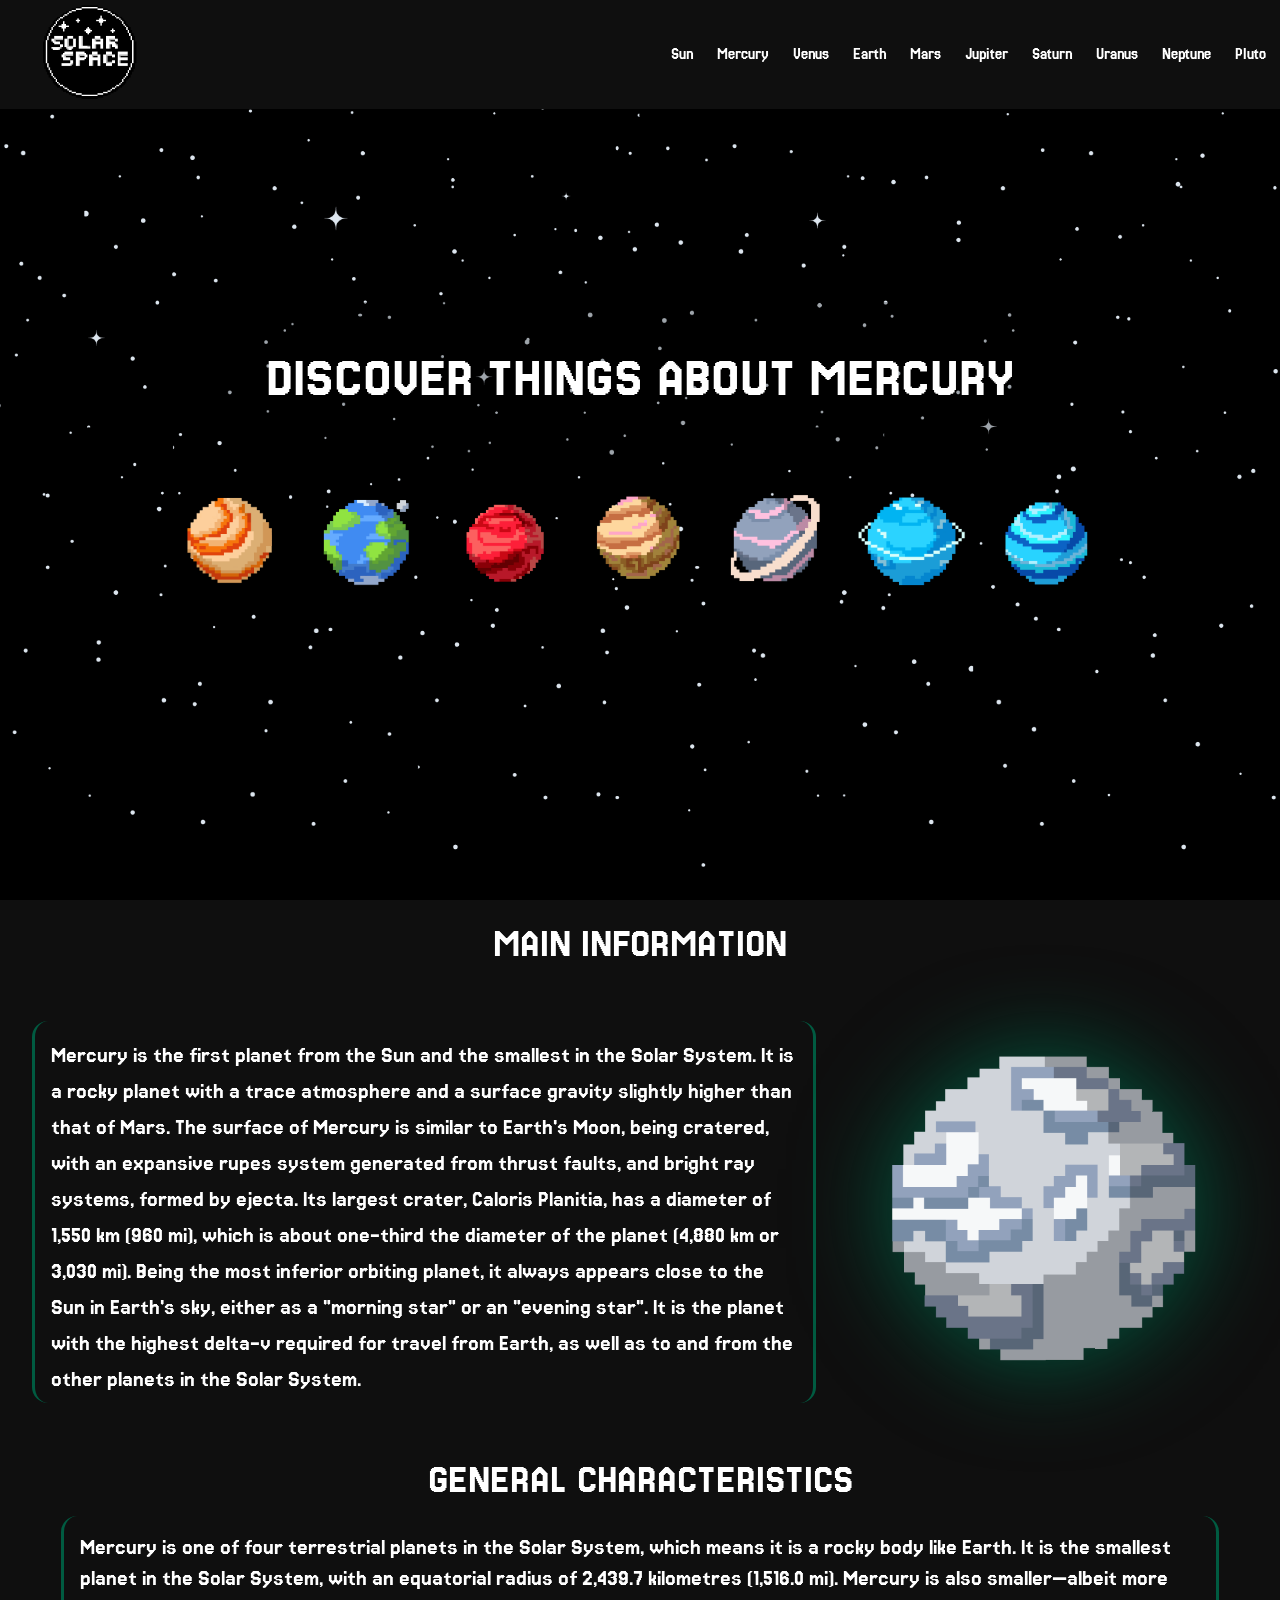
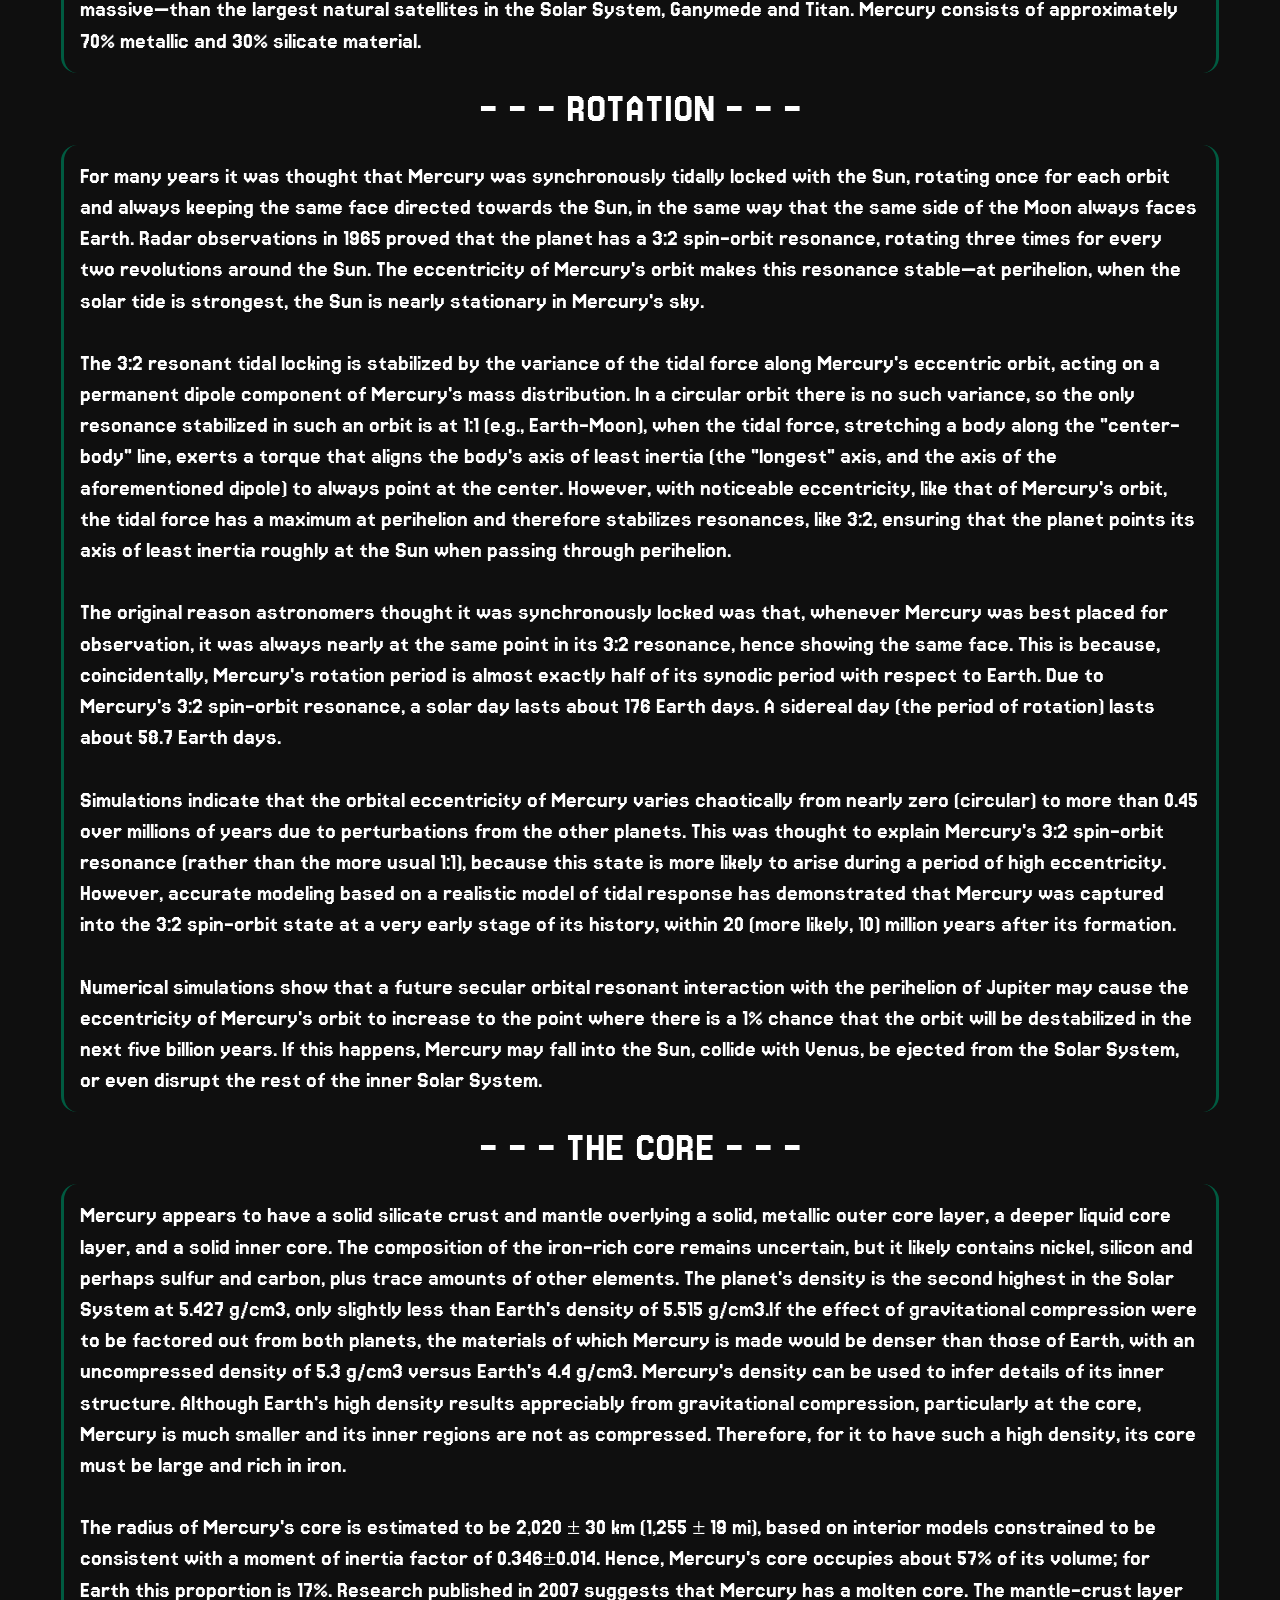
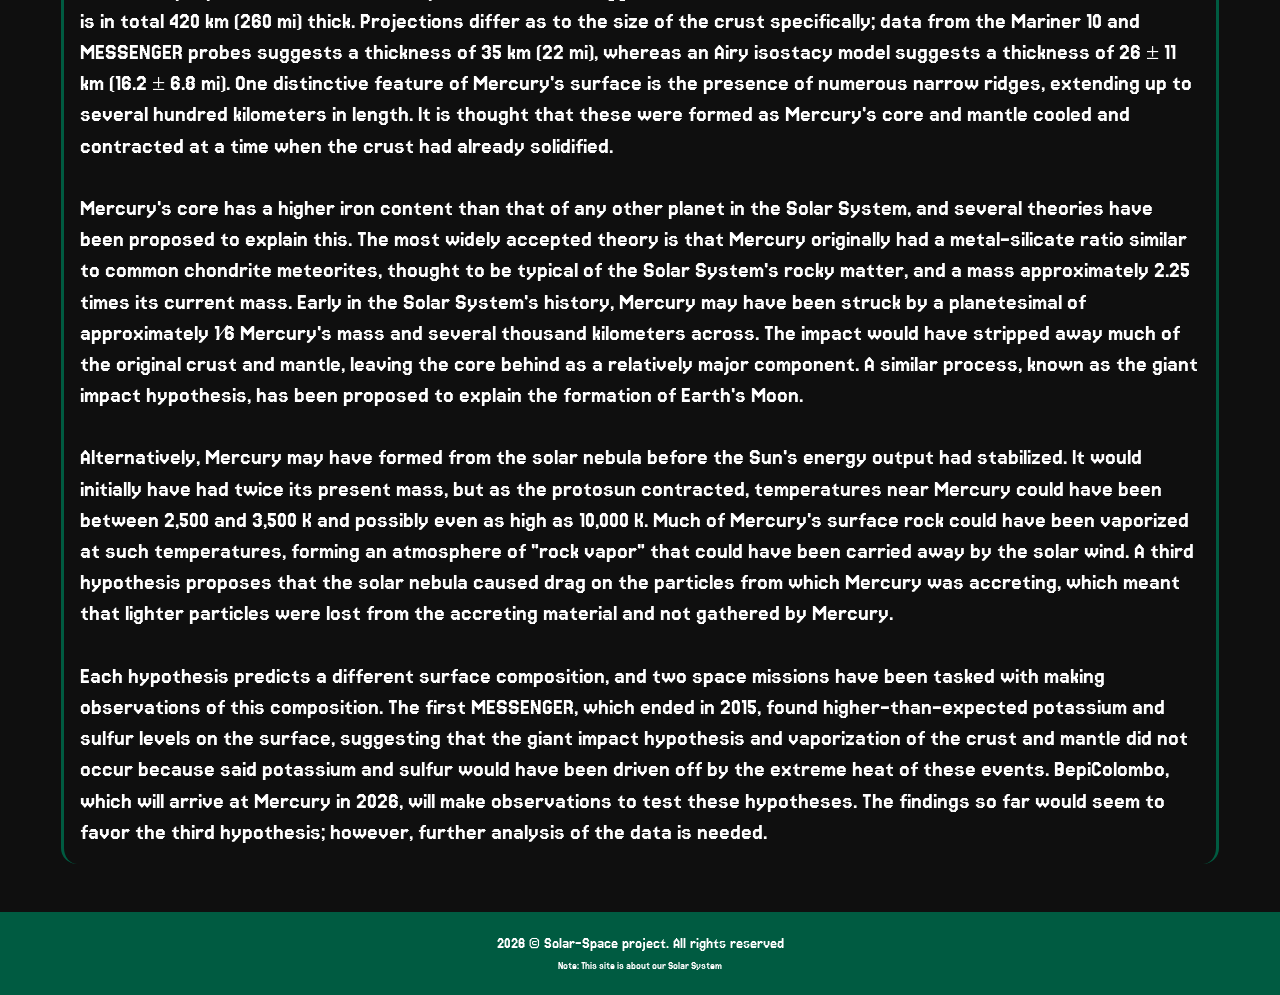
<file: html_folder/Mercury.html>
<!DOCTYPE html>
<html lang="en">
<head>
    <meta charset="UTF-8">
    <meta name="viewport" content="width=device-width, initial-scale=1.0">
    <link rel="stylesheet" href="../style_folder/reset.css">
    <link rel="stylesheet" href="../style_folder/style.css">
    <link rel="stylesheet" href="../style_folder/responsive.css">
    <title>Solar-Space.Mercury</title>
</head>
<body>
    <header>
        <div class="logo">
            <a href="../index.html"><img src="../media_folder/logo.png" alt="logo"></a>
        </div>
        <div class="navbar">
            <nav>
                <ul>
                    <li>
                        <a href="./sun.html">Sun</a>
                    </li>
                    <li>
                        <a href="./mercury.html">Mercury</a>
                    </li>
                    <li>
                        <a href="./venus.html">Venus</a>
                    </li>
                    <li>
                        <a href="./earth.html">Earth</a>
                    </li>
                    <li>
                        <a href="./mars.html">Mars</a>
                    </li>
                    <li>
                        <a href="./jupiter.html">Jupiter</a>
                    </li>
                    <li>
                        <a href="./saturn.html">Saturn</a>
                    </li>
                    <li>
                        <a href="./uranus.html">Uranus</a>
                    </li>
                    <li>
                        <a href="./neptune.html">Neptune</a>
                    </li>
                    <li>
                        <a href="./pluto.html">Pluto</a>
                    </li>
                </ul>
            </nav>
        </div>
    </header>
    <section class="hero">
        <div class="hero_content_SO">
            <h1>discover things about Mercury</h1>
            <div class="planet_images">
                <img src="../media_folder/PixelVenus.png" alt="Venus">
                <img src="../media_folder/PixelEarth.png" alt="Earth">
                <img src="../media_folder/PixelMars.png" alt="Mars">
                <img src="../media_folder/PixelJupiter.png" alt="Jupiter">
                <img src="../media_folder/PixelSaturn.png" alt="Saturn">
                <img src="../media_folder/PixelUranus.png" alt="Uranus">
                <img src="../media_folder/PixelNeptune.png" alt="Neptune">
            </div>
        </div>
    </section>
    <main>
        <section class="main_info">
            <h2>Main information</h2>
            <div class="MI_Div">
                <p>
                    Mercury is the first planet from the Sun and the smallest in the Solar System. It is a rocky planet with a trace atmosphere and a surface gravity slightly higher than that of Mars. The surface of Mercury is similar to Earth's Moon, being cratered, with an expansive rupes system generated from thrust faults, and bright ray systems, formed by ejecta. Its largest crater, Caloris Planitia, has a diameter of 1,550 km (960 mi), which is about one-third the diameter of the planet (4,880 km or 3,030 mi). Being the most inferior orbiting planet, it always appears close to the Sun in Earth's sky, either as a "morning star" or an "evening star". It is the planet with the highest delta-v required for travel from Earth, as well as to and from the other planets in the Solar System.
                    <br><br>
                    Mercury's sidereal year (88.0 Earth days) and sidereal day (58.65 Earth days) are in a 3:2 ratio, in a spin-orbit resonance. Consequently, one solar day (sunrise to sunrise) on Mercury lasts for around 176 Earth days: twice the planet's sidereal year. This means that one side of Mercury will remain in sunlight for one Mercurian year of 88 Earth days; while during the next orbit, that side will be in darkness all the time until the next sunrise after another 88 Earth days. Above the planet's surface is an extremely tenuous exosphere and a faint magnetic field just strong enough to deflect solar winds. Combined with its high orbital eccentricity, the planet's surface has widely varying sunlight intensity and temperature, with the equatorial regions ranging from -170 °C (-270 °F) at night to 420 °C (790 °F) during sunlight. Due to its very small axial tilt, the planet's poles are permanently shadowed. This strongly suggests that water ice could be present in the craters.
                    <br><br>
                    Like the other planets in the Solar System, Mercury formed approximately 4.5 billion years ago. There are competing hypotheses about Mercury's origins and development, some of which incorporate collision with planetesimals and rock vaporization; as of the early 2020s, many broad details of Mercury's geological history are still under investigation or pending data from space probes. Its mantle is highly homogeneous, which suggests that Mercury had a magma ocean early in its history, like the Moon. According to current models, Mercury may have a solid silicate crust and mantle overlaying a solid outer core, a deeper liquid core layer, and a solid inner core. Mercury is expected to be destroyed, along with Venus, and possibly the Earth and the Moon, when the Sun becomes a red giant in approximately seven or eight billion years.
                    <br><br>
                    Mercury is a classical planet that has been observed and recognized throughout history as a planet (or wandering star). In English, it is named after the ancient Roman god Mercurius (Mercury), god of commerce and communication, and the messenger of the gods. The first successful flyby of Mercury was conducted by Mariner 10 in 1974, and it has since been visited and explored by the MESSENGER and BepiColombo orbiters.
                </p>
                <img src="../media_folder/PixelMercury.png" alt="Mercury">
            </div>
        </section>
        <section class="general_characteristics">
            <h2>General characteristics</h2>
            <p>
                Mercury is one of four terrestrial planets in the Solar System, which means it is a rocky body like Earth. It is the smallest planet in the Solar System, with an equatorial radius of 2,439.7 kilometres (1,516.0 mi). Mercury is also smaller—albeit more massive—than the largest natural satellites in the Solar System, Ganymede and Titan. Mercury consists of approximately 70% metallic and 30% silicate material.
            </p>
        </section>
        <section class="rotation">
            <h2>- - - Rotation - - -</h2>
            <p>
                For many years it was thought that Mercury was synchronously tidally locked with the Sun, rotating once for each orbit and always keeping the same face directed towards the Sun, in the same way that the same side of the Moon always faces Earth. Radar observations in 1965 proved that the planet has a 3:2 spin-orbit resonance, rotating three times for every two revolutions around the Sun. The eccentricity of Mercury's orbit makes this resonance stable—at perihelion, when the solar tide is strongest, the Sun is nearly stationary in Mercury's sky.
                <br><br>
                The 3:2 resonant tidal locking is stabilized by the variance of the tidal force along Mercury's eccentric orbit, acting on a permanent dipole component of Mercury's mass distribution. In a circular orbit there is no such variance, so the only resonance stabilized in such an orbit is at 1:1 (e.g., Earth-Moon), when the tidal force, stretching a body along the "center-body" line, exerts a torque that aligns the body's axis of least inertia (the "longest" axis, and the axis of the aforementioned dipole) to always point at the center. However, with noticeable eccentricity, like that of Mercury's orbit, the tidal force has a maximum at perihelion and therefore stabilizes resonances, like 3:2, ensuring that the planet points its axis of least inertia roughly at the Sun when passing through perihelion.
                <br><br>
                The original reason astronomers thought it was synchronously locked was that, whenever Mercury was best placed for observation, it was always nearly at the same point in its 3:2 resonance, hence showing the same face. This is because, coincidentally, Mercury's rotation period is almost exactly half of its synodic period with respect to Earth. Due to Mercury's 3:2 spin-orbit resonance, a solar day lasts about 176 Earth days. A sidereal day (the period of rotation) lasts about 58.7 Earth days.
                <br><br>
                Simulations indicate that the orbital eccentricity of Mercury varies chaotically from nearly zero (circular) to more than 0.45 over millions of years due to perturbations from the other planets. This was thought to explain Mercury's 3:2 spin-orbit resonance (rather than the more usual 1:1), because this state is more likely to arise during a period of high eccentricity. However, accurate modeling based on a realistic model of tidal response has demonstrated that Mercury was captured into the 3:2 spin-orbit state at a very early stage of its history, within 20 (more likely, 10) million years after its formation.
                <br><br>
                Numerical simulations show that a future secular orbital resonant interaction with the perihelion of Jupiter may cause the eccentricity of Mercury's orbit to increase to the point where there is a 1% chance that the orbit will be destabilized in the next five billion years. If this happens, Mercury may fall into the Sun, collide with Venus, be ejected from the Solar System, or even disrupt the rest of the inner Solar System.
            </p>
        </section>
        <section class="core">
            <h2>- - - The core - - -</h2>
            <p>
                Mercury appears to have a solid silicate crust and mantle overlying a solid, metallic outer core layer, a deeper liquid core layer, and a solid inner core. The composition of the iron-rich core remains uncertain, but it likely contains nickel, silicon and perhaps sulfur and carbon, plus trace amounts of other elements. The planet's density is the second highest in the Solar System at 5.427 g/cm3, only slightly less than Earth's density of 5.515 g/cm3.If the effect of gravitational compression were to be factored out from both planets, the materials of which Mercury is made would be denser than those of Earth, with an uncompressed density of 5.3 g/cm3 versus Earth's 4.4 g/cm3. Mercury's density can be used to infer details of its inner structure. Although Earth's high density results appreciably from gravitational compression, particularly at the core, Mercury is much smaller and its inner regions are not as compressed. Therefore, for it to have such a high density, its core must be large and rich in iron.
                <br><br>
                The radius of Mercury's core is estimated to be 2,020 ± 30 km (1,255 ± 19 mi), based on interior models constrained to be consistent with a moment of inertia factor of 0.346±0.014. Hence, Mercury's core occupies about 57% of its volume; for Earth this proportion is 17%. Research published in 2007 suggests that Mercury has a molten core. The mantle-crust layer is in total 420 km (260 mi) thick. Projections differ as to the size of the crust specifically; data from the Mariner 10 and MESSENGER probes suggests a thickness of 35 km (22 mi), whereas an Airy isostacy model suggests a thickness of 26 ± 11 km (16.2 ± 6.8 mi). One distinctive feature of Mercury's surface is the presence of numerous narrow ridges, extending up to several hundred kilometers in length. It is thought that these were formed as Mercury's core and mantle cooled and contracted at a time when the crust had already solidified.
                <br><br>
                Mercury's core has a higher iron content than that of any other planet in the Solar System, and several theories have been proposed to explain this. The most widely accepted theory is that Mercury originally had a metal-silicate ratio similar to common chondrite meteorites, thought to be typical of the Solar System's rocky matter, and a mass approximately 2.25 times its current mass. Early in the Solar System's history, Mercury may have been struck by a planetesimal of approximately 1⁄6 Mercury's mass and several thousand kilometers across. The impact would have stripped away much of the original crust and mantle, leaving the core behind as a relatively major component. A similar process, known as the giant impact hypothesis, has been proposed to explain the formation of Earth's Moon.
                <br><br>
                Alternatively, Mercury may have formed from the solar nebula before the Sun's energy output had stabilized. It would initially have had twice its present mass, but as the protosun contracted, temperatures near Mercury could have been between 2,500 and 3,500 K and possibly even as high as 10,000 K. Much of Mercury's surface rock could have been vaporized at such temperatures, forming an atmosphere of "rock vapor" that could have been carried away by the solar wind. A third hypothesis proposes that the solar nebula caused drag on the particles from which Mercury was accreting, which meant that lighter particles were lost from the accreting material and not gathered by Mercury.
                <br><br>
                Each hypothesis predicts a different surface composition, and two space missions have been tasked with making observations of this composition. The first MESSENGER, which ended in 2015, found higher-than-expected potassium and sulfur levels on the surface, suggesting that the giant impact hypothesis and vaporization of the crust and mantle did not occur because said potassium and sulfur would have been driven off by the extreme heat of these events. BepiColombo, which will arrive at Mercury in 2026, will make observations to test these hypotheses. The findings so far would seem to favor the third hypothesis; however, further analysis of the data is needed.
            </p>
        </section>
    </main>
    <footer>
        <h4>2026 © Solar-Space project. All rights reserved</h4>
        <h5>Note: This site is about our Solar System</h5>
    </footer>
</body>
</html>
</file>
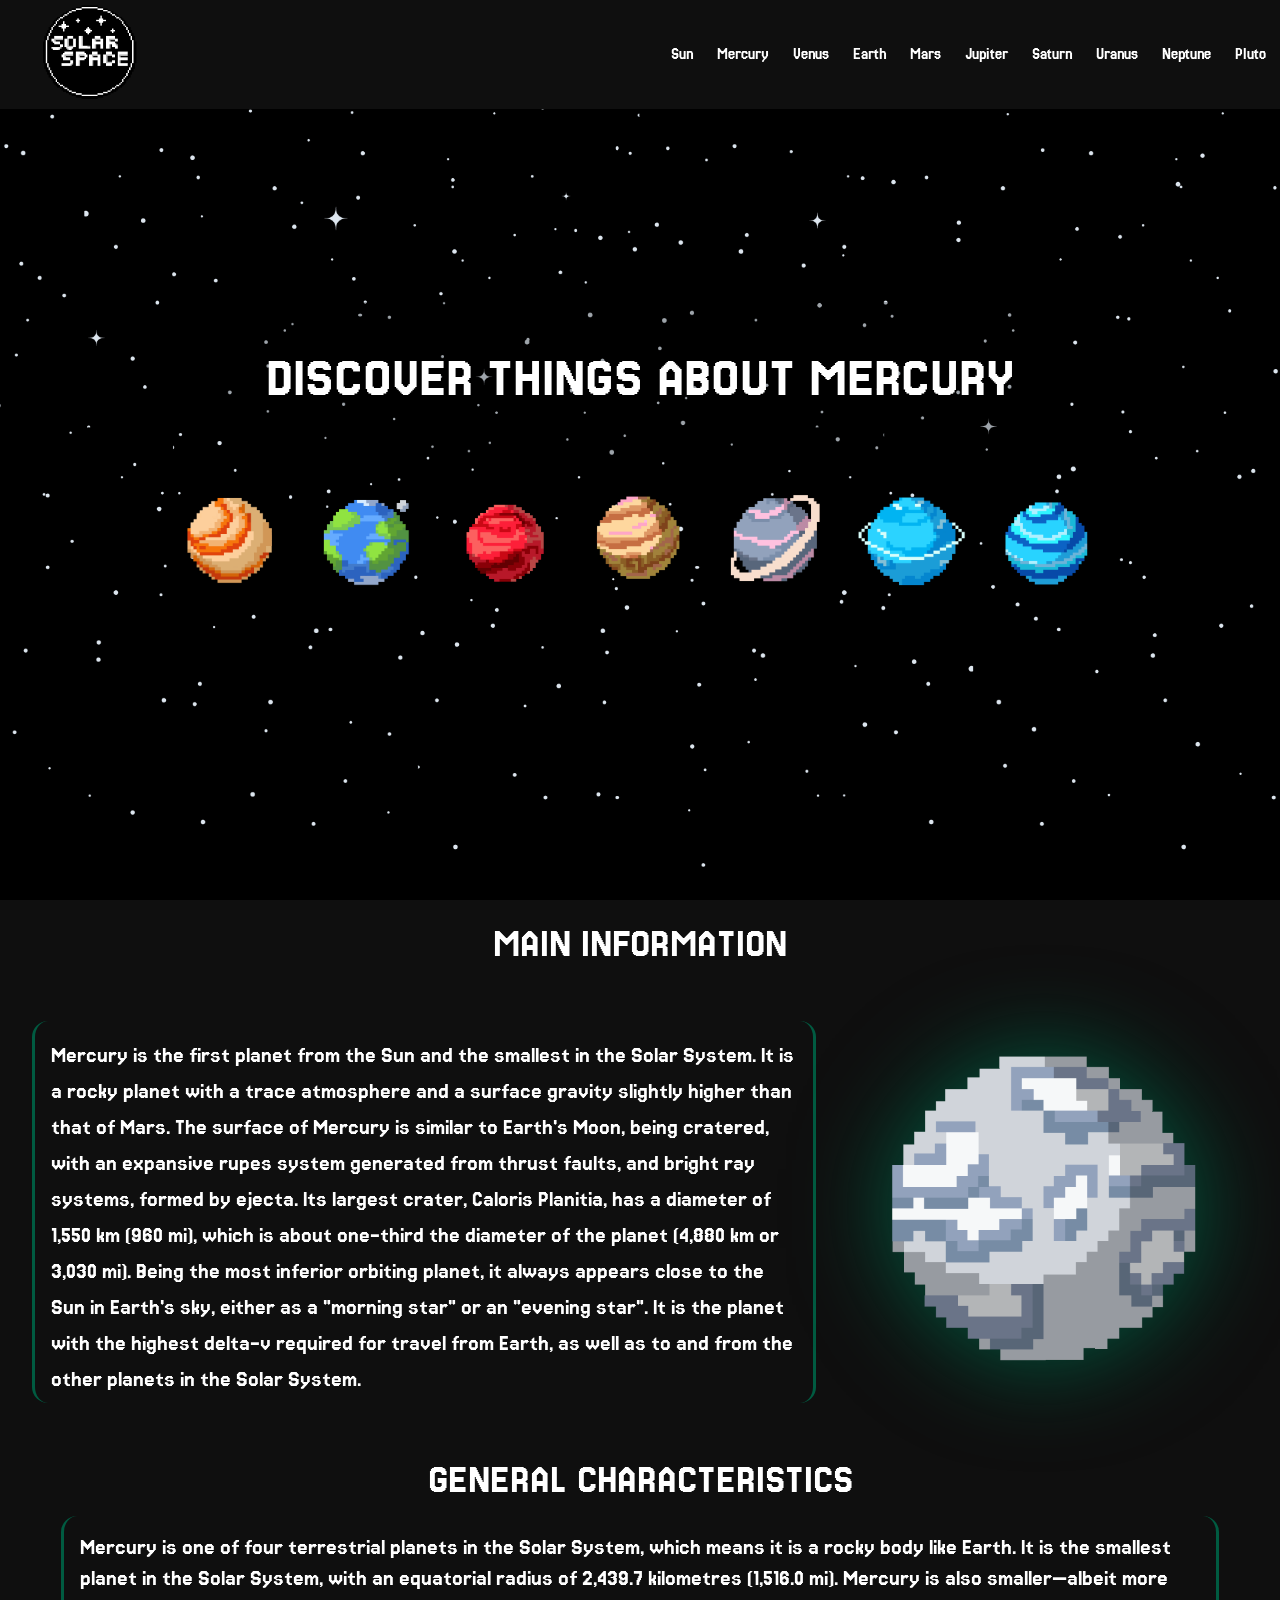
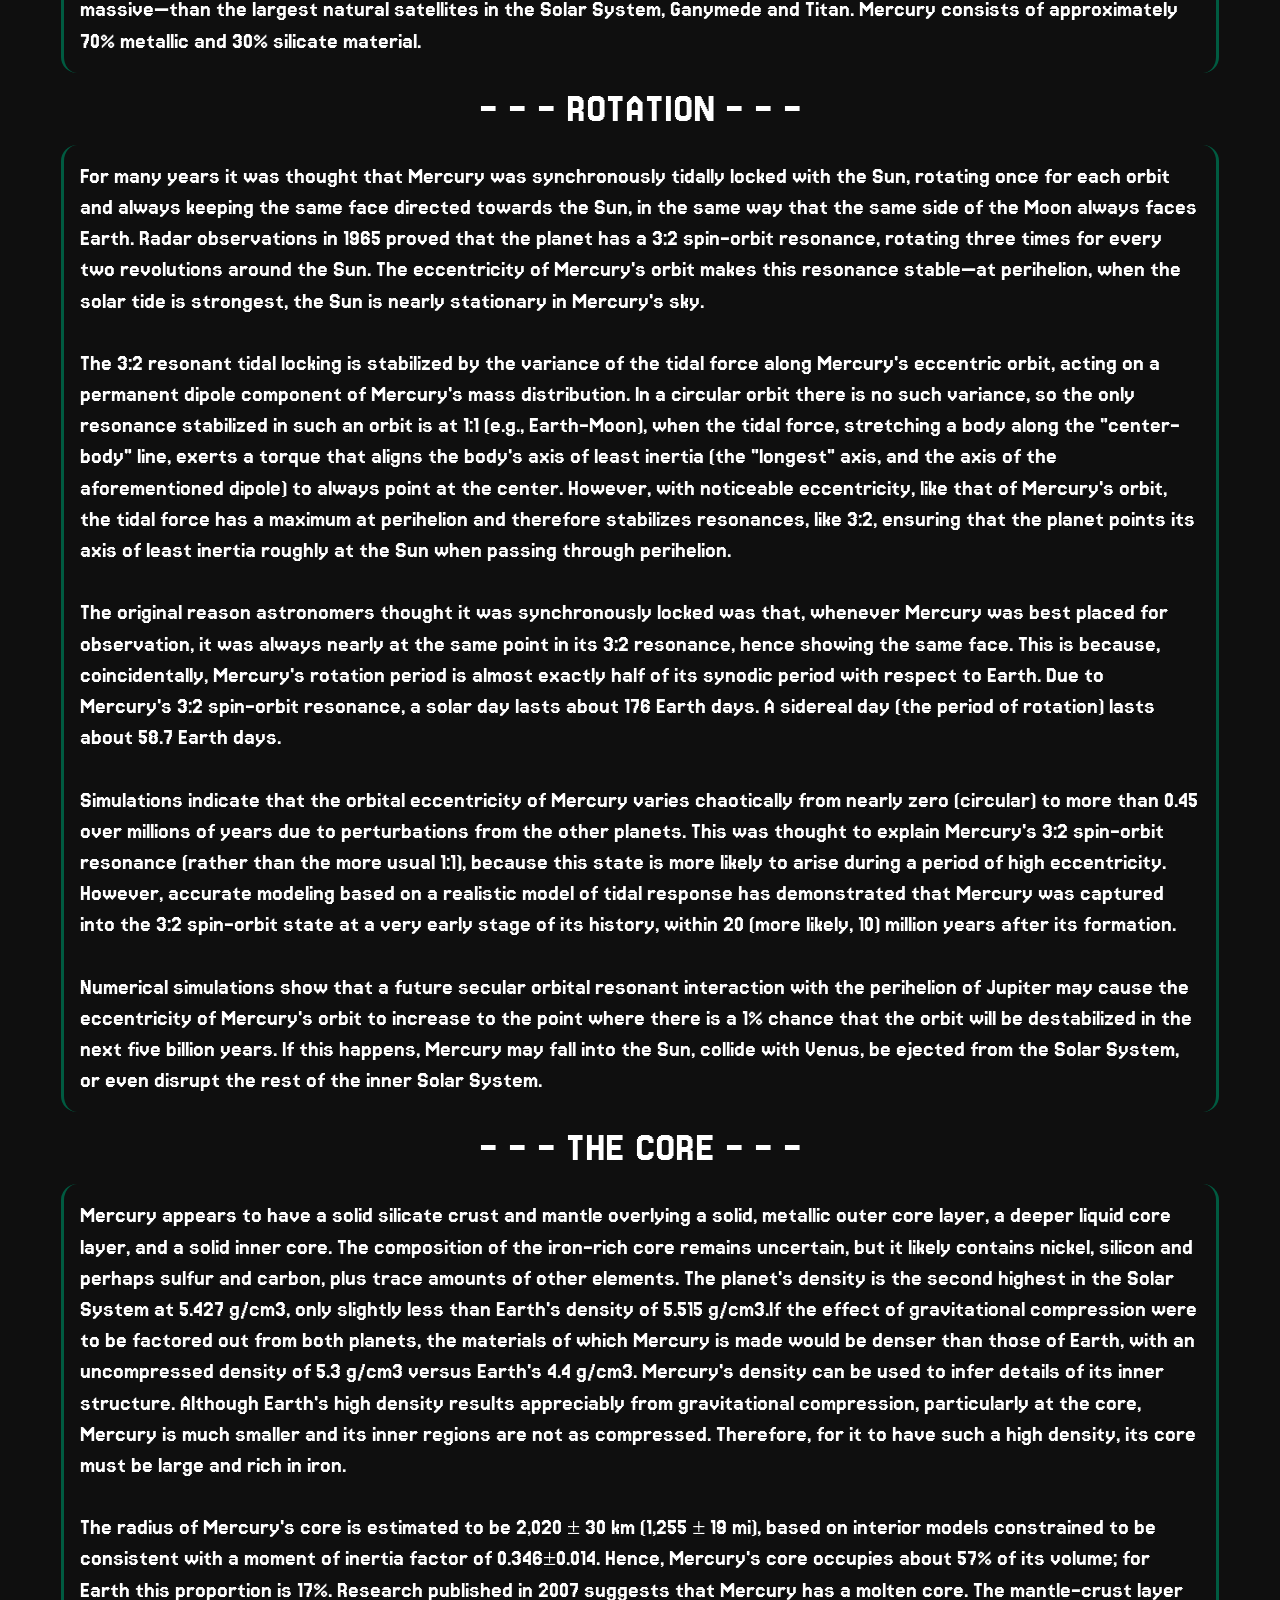
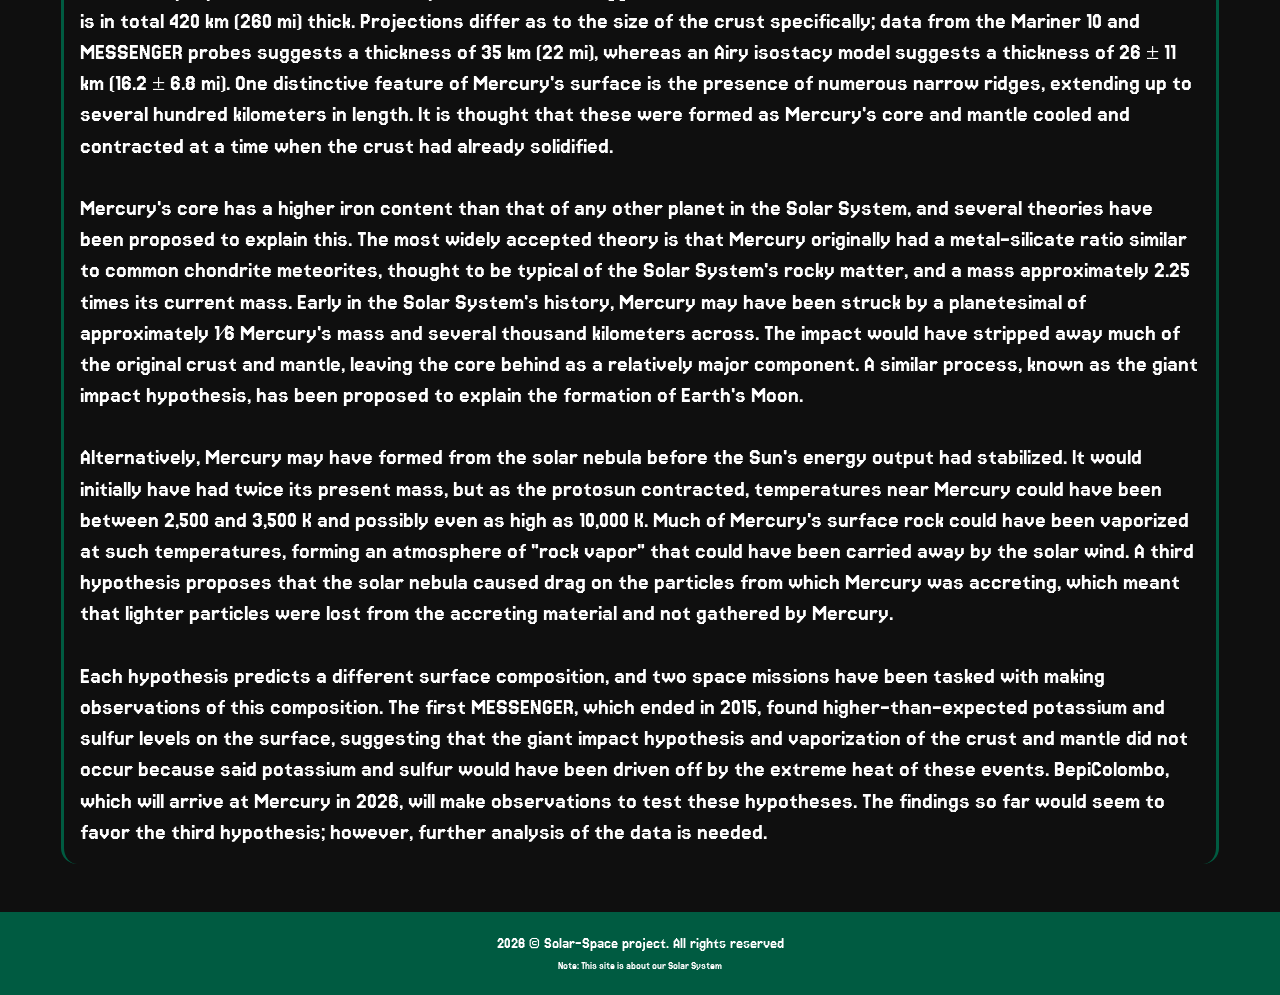
<file: html_folder/mercury.html>
<!DOCTYPE html>
<html lang="en">
<head>
    <meta charset="UTF-8">
    <meta name="viewport" content="width=device-width, initial-scale=1.0">
    <link rel="stylesheet" href="../style_folder/reset.css">
    <link rel="stylesheet" href="../style_folder/style.css">
    <link rel="stylesheet" href="../style_folder/responsive.css">
    <title>Solar-Space.Mercury</title>
</head>
<body>
    <header>
        <div class="logo">
            <a href="../index.html"><img src="../media_folder/logo.png" alt="logo"></a>
        </div>
        <button class="burger" id="burger">
            <span></span>
            <span></span>
            <span></span>
        </button>
        <div class="navbar" id="navbar">
            <nav>
                <ul>
                    <li>
                        <a href="./sun.html">Sun</a>
                    </li>
                    <li>
                        <a href="./mercury.html">Mercury</a>
                    </li>
                    <li>
                        <a href="./venus.html">Venus</a>
                    </li>
                    <li>
                        <a href="./earth.html">Earth</a>
                    </li>
                    <li>
                        <a href="./mars.html">Mars</a>
                    </li>
                    <li>
                        <a href="./jupiter.html">Jupiter</a>
                    </li>
                    <li>
                        <a href="./saturn.html">Saturn</a>
                    </li>
                    <li>
                        <a href="./uranus.html">Uranus</a>
                    </li>
                    <li>
                        <a href="./neptune.html">Neptune</a>
                    </li>
                    <li>
                        <a href="./pluto.html">Pluto</a>
                    </li>
                </ul>
            </nav>
        </div>
    </header>
    <section class="hero">
        <div class="hero_content_SO">
            <h1>discover things about Mercury</h1>
            <div class="planet_images">
                <img src="../media_folder/PixelVenus.png" alt="Venus">
                <img src="../media_folder/PixelEarth.png" alt="Earth">
                <img src="../media_folder/PixelMars.png" alt="Mars">
                <img src="../media_folder/PixelJupiter.png" alt="Jupiter">
                <img src="../media_folder/PixelSaturn.png" alt="Saturn">
                <img src="../media_folder/PixelUranus.png" alt="Uranus">
                <img src="../media_folder/PixelNeptune.png" alt="Neptune">
            </div>
        </div>
    </section>
    <main>
        <section class="main_info">
            <h2>Main information</h2>
            <div class="MI_Div">
                <p>
                    Mercury is the first planet from the Sun and the smallest in the Solar System. It is a rocky planet with a trace atmosphere and a surface gravity slightly higher than that of Mars. The surface of Mercury is similar to Earth's Moon, being cratered, with an expansive rupes system generated from thrust faults, and bright ray systems, formed by ejecta. Its largest crater, Caloris Planitia, has a diameter of 1,550 km (960 mi), which is about one-third the diameter of the planet (4,880 km or 3,030 mi). Being the most inferior orbiting planet, it always appears close to the Sun in Earth's sky, either as a "morning star" or an "evening star". It is the planet with the highest delta-v required for travel from Earth, as well as to and from the other planets in the Solar System.
                    <br><br>
                    Mercury's sidereal year (88.0 Earth days) and sidereal day (58.65 Earth days) are in a 3:2 ratio, in a spin-orbit resonance. Consequently, one solar day (sunrise to sunrise) on Mercury lasts for around 176 Earth days: twice the planet's sidereal year. This means that one side of Mercury will remain in sunlight for one Mercurian year of 88 Earth days; while during the next orbit, that side will be in darkness all the time until the next sunrise after another 88 Earth days. Above the planet's surface is an extremely tenuous exosphere and a faint magnetic field just strong enough to deflect solar winds. Combined with its high orbital eccentricity, the planet's surface has widely varying sunlight intensity and temperature, with the equatorial regions ranging from -170 °C (-270 °F) at night to 420 °C (790 °F) during sunlight. Due to its very small axial tilt, the planet's poles are permanently shadowed. This strongly suggests that water ice could be present in the craters.
                    <br><br>
                    Like the other planets in the Solar System, Mercury formed approximately 4.5 billion years ago. There are competing hypotheses about Mercury's origins and development, some of which incorporate collision with planetesimals and rock vaporization; as of the early 2020s, many broad details of Mercury's geological history are still under investigation or pending data from space probes. Its mantle is highly homogeneous, which suggests that Mercury had a magma ocean early in its history, like the Moon. According to current models, Mercury may have a solid silicate crust and mantle overlaying a solid outer core, a deeper liquid core layer, and a solid inner core. Mercury is expected to be destroyed, along with Venus, and possibly the Earth and the Moon, when the Sun becomes a red giant in approximately seven or eight billion years.
                    <br><br>
                    Mercury is a classical planet that has been observed and recognized throughout history as a planet (or wandering star). In English, it is named after the ancient Roman god Mercurius (Mercury), god of commerce and communication, and the messenger of the gods. The first successful flyby of Mercury was conducted by Mariner 10 in 1974, and it has since been visited and explored by the MESSENGER and BepiColombo orbiters.
                </p>
                <img src="../media_folder/PixelMercury.png" alt="Mercury">
            </div>
        </section>
        <section class="general_characteristics">
            <h2>General characteristics</h2>
            <p>
                Mercury is one of four terrestrial planets in the Solar System, which means it is a rocky body like Earth. It is the smallest planet in the Solar System, with an equatorial radius of 2,439.7 kilometres (1,516.0 mi). Mercury is also smaller—albeit more massive—than the largest natural satellites in the Solar System, Ganymede and Titan. Mercury consists of approximately 70% metallic and 30% silicate material.
            </p>
        </section>
        <section class="rotation">
            <h2>- - - Rotation - - -</h2>
            <p>
                For many years it was thought that Mercury was synchronously tidally locked with the Sun, rotating once for each orbit and always keeping the same face directed towards the Sun, in the same way that the same side of the Moon always faces Earth. Radar observations in 1965 proved that the planet has a 3:2 spin-orbit resonance, rotating three times for every two revolutions around the Sun. The eccentricity of Mercury's orbit makes this resonance stable—at perihelion, when the solar tide is strongest, the Sun is nearly stationary in Mercury's sky.
                <br><br>
                The 3:2 resonant tidal locking is stabilized by the variance of the tidal force along Mercury's eccentric orbit, acting on a permanent dipole component of Mercury's mass distribution. In a circular orbit there is no such variance, so the only resonance stabilized in such an orbit is at 1:1 (e.g., Earth-Moon), when the tidal force, stretching a body along the "center-body" line, exerts a torque that aligns the body's axis of least inertia (the "longest" axis, and the axis of the aforementioned dipole) to always point at the center. However, with noticeable eccentricity, like that of Mercury's orbit, the tidal force has a maximum at perihelion and therefore stabilizes resonances, like 3:2, ensuring that the planet points its axis of least inertia roughly at the Sun when passing through perihelion.
                <br><br>
                The original reason astronomers thought it was synchronously locked was that, whenever Mercury was best placed for observation, it was always nearly at the same point in its 3:2 resonance, hence showing the same face. This is because, coincidentally, Mercury's rotation period is almost exactly half of its synodic period with respect to Earth. Due to Mercury's 3:2 spin-orbit resonance, a solar day lasts about 176 Earth days. A sidereal day (the period of rotation) lasts about 58.7 Earth days.
                <br><br>
                Simulations indicate that the orbital eccentricity of Mercury varies chaotically from nearly zero (circular) to more than 0.45 over millions of years due to perturbations from the other planets. This was thought to explain Mercury's 3:2 spin-orbit resonance (rather than the more usual 1:1), because this state is more likely to arise during a period of high eccentricity. However, accurate modeling based on a realistic model of tidal response has demonstrated that Mercury was captured into the 3:2 spin-orbit state at a very early stage of its history, within 20 (more likely, 10) million years after its formation.
                <br><br>
                Numerical simulations show that a future secular orbital resonant interaction with the perihelion of Jupiter may cause the eccentricity of Mercury's orbit to increase to the point where there is a 1% chance that the orbit will be destabilized in the next five billion years. If this happens, Mercury may fall into the Sun, collide with Venus, be ejected from the Solar System, or even disrupt the rest of the inner Solar System.
            </p>
        </section>
        <section class="core">
            <h2>- - - The core - - -</h2>
            <p>
                Mercury appears to have a solid silicate crust and mantle overlying a solid, metallic outer core layer, a deeper liquid core layer, and a solid inner core. The composition of the iron-rich core remains uncertain, but it likely contains nickel, silicon and perhaps sulfur and carbon, plus trace amounts of other elements. The planet's density is the second highest in the Solar System at 5.427 g/cm3, only slightly less than Earth's density of 5.515 g/cm3.If the effect of gravitational compression were to be factored out from both planets, the materials of which Mercury is made would be denser than those of Earth, with an uncompressed density of 5.3 g/cm3 versus Earth's 4.4 g/cm3. Mercury's density can be used to infer details of its inner structure. Although Earth's high density results appreciably from gravitational compression, particularly at the core, Mercury is much smaller and its inner regions are not as compressed. Therefore, for it to have such a high density, its core must be large and rich in iron.
                <br><br>
                The radius of Mercury's core is estimated to be 2,020 ± 30 km (1,255 ± 19 mi), based on interior models constrained to be consistent with a moment of inertia factor of 0.346±0.014. Hence, Mercury's core occupies about 57% of its volume; for Earth this proportion is 17%. Research published in 2007 suggests that Mercury has a molten core. The mantle-crust layer is in total 420 km (260 mi) thick. Projections differ as to the size of the crust specifically; data from the Mariner 10 and MESSENGER probes suggests a thickness of 35 km (22 mi), whereas an Airy isostacy model suggests a thickness of 26 ± 11 km (16.2 ± 6.8 mi). One distinctive feature of Mercury's surface is the presence of numerous narrow ridges, extending up to several hundred kilometers in length. It is thought that these were formed as Mercury's core and mantle cooled and contracted at a time when the crust had already solidified.
                <br><br>
                Mercury's core has a higher iron content than that of any other planet in the Solar System, and several theories have been proposed to explain this. The most widely accepted theory is that Mercury originally had a metal-silicate ratio similar to common chondrite meteorites, thought to be typical of the Solar System's rocky matter, and a mass approximately 2.25 times its current mass. Early in the Solar System's history, Mercury may have been struck by a planetesimal of approximately 1⁄6 Mercury's mass and several thousand kilometers across. The impact would have stripped away much of the original crust and mantle, leaving the core behind as a relatively major component. A similar process, known as the giant impact hypothesis, has been proposed to explain the formation of Earth's Moon.
                <br><br>
                Alternatively, Mercury may have formed from the solar nebula before the Sun's energy output had stabilized. It would initially have had twice its present mass, but as the protosun contracted, temperatures near Mercury could have been between 2,500 and 3,500 K and possibly even as high as 10,000 K. Much of Mercury's surface rock could have been vaporized at such temperatures, forming an atmosphere of "rock vapor" that could have been carried away by the solar wind. A third hypothesis proposes that the solar nebula caused drag on the particles from which Mercury was accreting, which meant that lighter particles were lost from the accreting material and not gathered by Mercury.
                <br><br>
                Each hypothesis predicts a different surface composition, and two space missions have been tasked with making observations of this composition. The first MESSENGER, which ended in 2015, found higher-than-expected potassium and sulfur levels on the surface, suggesting that the giant impact hypothesis and vaporization of the crust and mantle did not occur because said potassium and sulfur would have been driven off by the extreme heat of these events. BepiColombo, which will arrive at Mercury in 2026, will make observations to test these hypotheses. The findings so far would seem to favor the third hypothesis; however, further analysis of the data is needed.
            </p>
        </section>
    </main>
    <footer>
        <h4>2026 © Solar-Space project. All rights reserved</h4>
        <h5>Note: This site is about our Solar System</h5>
    </footer>
<script>
    const burger = document.getElementById("burger");
    const navbar = document.getElementById("navbar");
    burger.addEventListener("click", () => {
    navbar.classList.toggle("active");
});
</script>
</body>
</html>
</file>
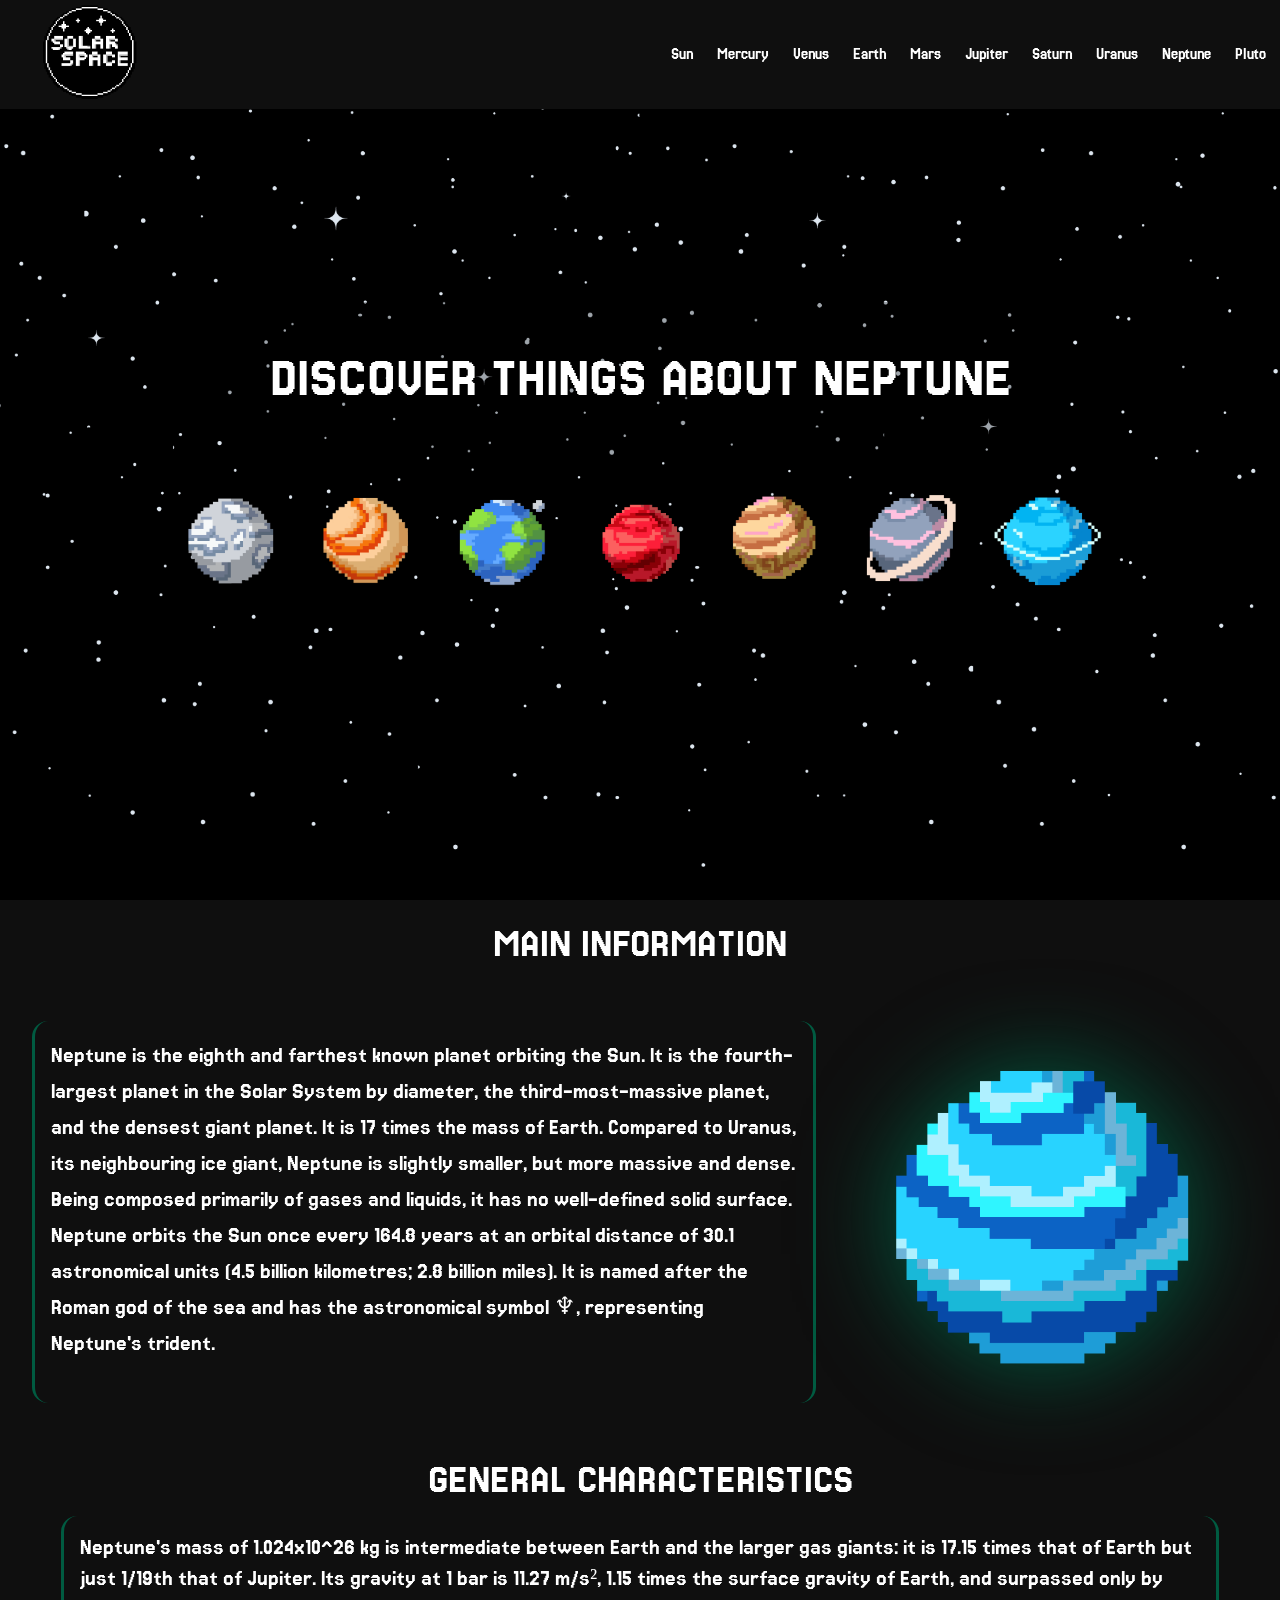
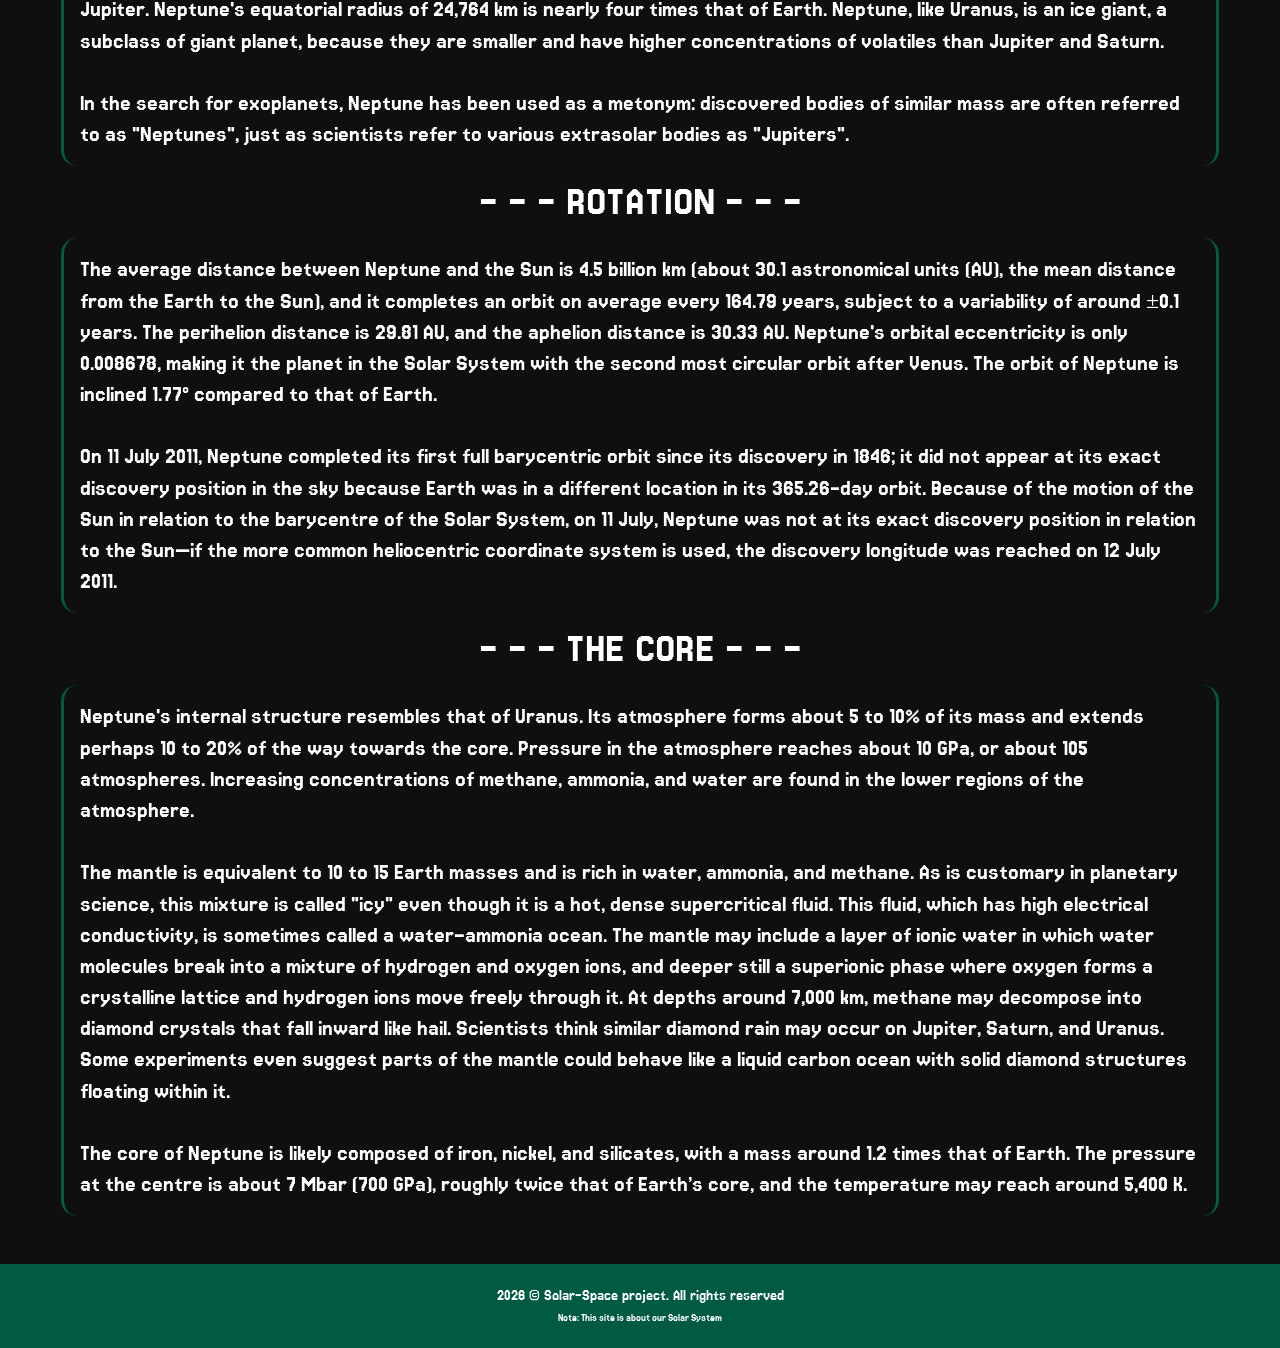
<file: html_folder/neptune.html>
<!DOCTYPE html>
<html lang="en">
<head>
    <meta charset="UTF-8">
    <meta name="viewport" content="width=device-width, initial-scale=1.0">
    <link rel="stylesheet" href="../style_folder/reset.css">
    <link rel="stylesheet" href="../style_folder/style.css">
    <link rel="stylesheet" href="../style_folder/responsive.css">
    <title>Solar-Space.Neptune</title>
</head>
<body>
    <header>
        <div class="logo">
            <a href="../index.html"><img src="../media_folder/logo.png" alt="logo"></a>
        </div>
        <button class="burger" id="burger">
            <span></span>
            <span></span>
            <span></span>
        </button>
        <div class="navbar" id="navbar">
            <nav>
                <ul>
                    <li>
                        <a href="./sun.html">Sun</a>
                    </li>
                    <li>
                        <a href="./mercury.html">Mercury</a>
                    </li>
                    <li>
                        <a href="./venus.html">Venus</a>
                    </li>
                    <li>
                        <a href="./earth.html">Earth</a>
                    </li>
                    <li>
                        <a href="./mars.html">Mars</a>
                    </li>
                    <li>
                        <a href="./jupiter.html">Jupiter</a>
                    </li>
                    <li>
                        <a href="./saturn.html">Saturn</a>
                    </li>
                    <li>
                        <a href="./uranus.html">Uranus</a>
                    </li>
                    <li>
                        <a href="./neptune.html">Neptune</a>
                    </li>
                    <li>
                        <a href="./pluto.html">Pluto</a>
                    </li>
                </ul>
            </nav>
        </div>
    </header>
    <section class="hero">
        <div class="hero_content_SO">
            <h1>discover things about Neptune</h1>
            <div class="planet_images">
                <img src="../media_folder/PixelMercury.png" alt="Mercury">
                <img src="../media_folder/PixelVenus.png" alt="Venus">
                <img src="../media_folder/PixelEarth.png" alt="Earth">
                <img src="../media_folder/PixelMars.png" alt="Mars">
                <img src="../media_folder/PixelJupiter.png" alt="Jupiter">
                <img src="../media_folder/PixelSaturn.png" alt="Saturn">
                <img src="../media_folder/PixelUranus.png" alt="Uranus">
            </div>
        </div>
    </section>
    <main>
        <section class="main_info">
            <h2>Main information</h2>
            <div class="MI_Div">
                <p>
                    Neptune is the eighth and farthest known planet orbiting the Sun. It is the fourth-largest planet in the Solar System by diameter, the third-most-massive planet, and the densest giant planet. It is 17 times the mass of Earth. Compared to Uranus, its neighbouring ice giant, Neptune is slightly smaller, but more massive and dense. Being composed primarily of gases and liquids, it has no well-defined solid surface. Neptune orbits the Sun once every 164.8 years at an orbital distance of 30.1 astronomical units (4.5 billion kilometres; 2.8 billion miles). It is named after the Roman god of the sea and has the astronomical symbol ♆, representing Neptune's trident.
                    <br><br>
                    Neptune is not visible to the unaided eye and is the only planet in the Solar System that was not initially observed through direct empirical observation. Instead, unexpected changes in the orbit of Uranus led Alexis Bouvard to hypothesise that another unseen planet was affecting it. After Bouvard's death, the position of Neptune was mathematically predicted independently by John Couch Adams and Urbain Le Verrier. Neptune was later observed on 23 September 1846 by Johann Gottfried Galle within a degree of Le Verrier’s predicted position. Its largest moon, Triton, was discovered shortly afterward, while the rest of its moons were identified only in the 20th century.
                    <br><br>
                    Neptune's great distance from Earth makes it appear very small and dim, making detailed observation difficult from Earth-based telescopes. Only modern instruments such as the Hubble Space Telescope and large ground-based telescopes with adaptive optics have allowed detailed study. Voyager 2, which flew past Neptune on 25 August 1989, remains the only spacecraft to have visited the planet. Like Jupiter and Saturn, Neptune’s atmosphere is mostly hydrogen and helium, with traces of hydrocarbons and possibly nitrogen, but it contains a higher proportion of ices such as water, ammonia, and methane. These, combined with Rayleigh scattering, give Neptune its faint blue colour.
                    <br><br>
                    Unlike Uranus, which can appear relatively featureless for long periods, Neptune has active and persistent weather systems. At the time of Voyager 2’s flyby, a large dark storm system was observed, similar in appearance to Jupiter’s Great Red Spot. Later observations revealed additional dark storms. Neptune has the strongest sustained winds in the Solar System, reaching speeds of up to 2,100 km/h. Because it is so far from the Sun, its cloud tops are extremely cold at around 55 K (−218 °C), while its core is estimated to reach about 5,400 K. Neptune also has a faint, fragmented ring system known as arcs, first discovered in 1984 and confirmed by Voyager 2.
                </p>
                <img src="../media_folder/PixelNeptune.png" alt="Neptune">
            </div>
        </section>
        <section class="general_characteristics">
            <h2>General characteristics</h2>
            <p>
                Neptune's mass of 1.024x10^26 kg is intermediate between Earth and the larger gas giants: it is 17.15 times that of Earth but just 1/19th that of Jupiter. Its gravity at 1 bar is 11.27 m/s², 1.15 times the surface gravity of Earth, and surpassed only by Jupiter. Neptune's equatorial radius of 24,764 km is nearly four times that of Earth. Neptune, like Uranus, is an ice giant, a subclass of giant planet, because they are smaller and have higher concentrations of volatiles than Jupiter and Saturn.
                <br><br>
                In the search for exoplanets, Neptune has been used as a metonym: discovered bodies of similar mass are often referred to as "Neptunes", just as scientists refer to various extrasolar bodies as "Jupiters".
            </p>
        </section>
        <section class="rotation">
            <h2>- - - Rotation - - -</h2>
            <p>
                The average distance between Neptune and the Sun is 4.5 billion km (about 30.1 astronomical units (AU), the mean distance from the Earth to the Sun), and it completes an orbit on average every 164.79 years, subject to a variability of around ±0.1 years. The perihelion distance is 29.81 AU, and the aphelion distance is 30.33 AU. Neptune's orbital eccentricity is only 0.008678, making it the planet in the Solar System with the second most circular orbit after Venus. The orbit of Neptune is inclined 1.77° compared to that of Earth.
                <br><br>
                On 11 July 2011, Neptune completed its first full barycentric orbit since its discovery in 1846; it did not appear at its exact discovery position in the sky because Earth was in a different location in its 365.26-day orbit. Because of the motion of the Sun in relation to the barycentre of the Solar System, on 11 July, Neptune was not at its exact discovery position in relation to the Sun—if the more common heliocentric coordinate system is used, the discovery longitude was reached on 12 July 2011.
            </p>
        </section>
        <section class="core">
            <h2>- - - The core - - -</h2>
            <p>
                Neptune's internal structure resembles that of Uranus. Its atmosphere forms about 5 to 10% of its mass and extends perhaps 10 to 20% of the way towards the core. Pressure in the atmosphere reaches about 10 GPa, or about 105 atmospheres. Increasing concentrations of methane, ammonia, and water are found in the lower regions of the atmosphere.
                <br><br>
                The mantle is equivalent to 10 to 15 Earth masses and is rich in water, ammonia, and methane. As is customary in planetary science, this mixture is called "icy" even though it is a hot, dense supercritical fluid. This fluid, which has high electrical conductivity, is sometimes called a water–ammonia ocean. The mantle may include a layer of ionic water in which water molecules break into a mixture of hydrogen and oxygen ions, and deeper still a superionic phase where oxygen forms a crystalline lattice and hydrogen ions move freely through it. At depths around 7,000 km, methane may decompose into diamond crystals that fall inward like hail. Scientists think similar diamond rain may occur on Jupiter, Saturn, and Uranus. Some experiments even suggest parts of the mantle could behave like a liquid carbon ocean with solid diamond structures floating within it.
                <br><br>
                The core of Neptune is likely composed of iron, nickel, and silicates, with a mass around 1.2 times that of Earth. The pressure at the centre is about 7 Mbar (700 GPa), roughly twice that of Earth’s core, and the temperature may reach around 5,400 K.
            </p>
        </section>
    </main>
    <footer>
        <h4>2026 © Solar-Space project. All rights reserved</h4>
        <h5>Note: This site is about our Solar System</h5>
    </footer>
<script>
    const burger = document.getElementById("burger");
    const navbar = document.getElementById("navbar");
    burger.addEventListener("click", () => {
    navbar.classList.toggle("active");
});
</script>
</body>
</html>
</file>
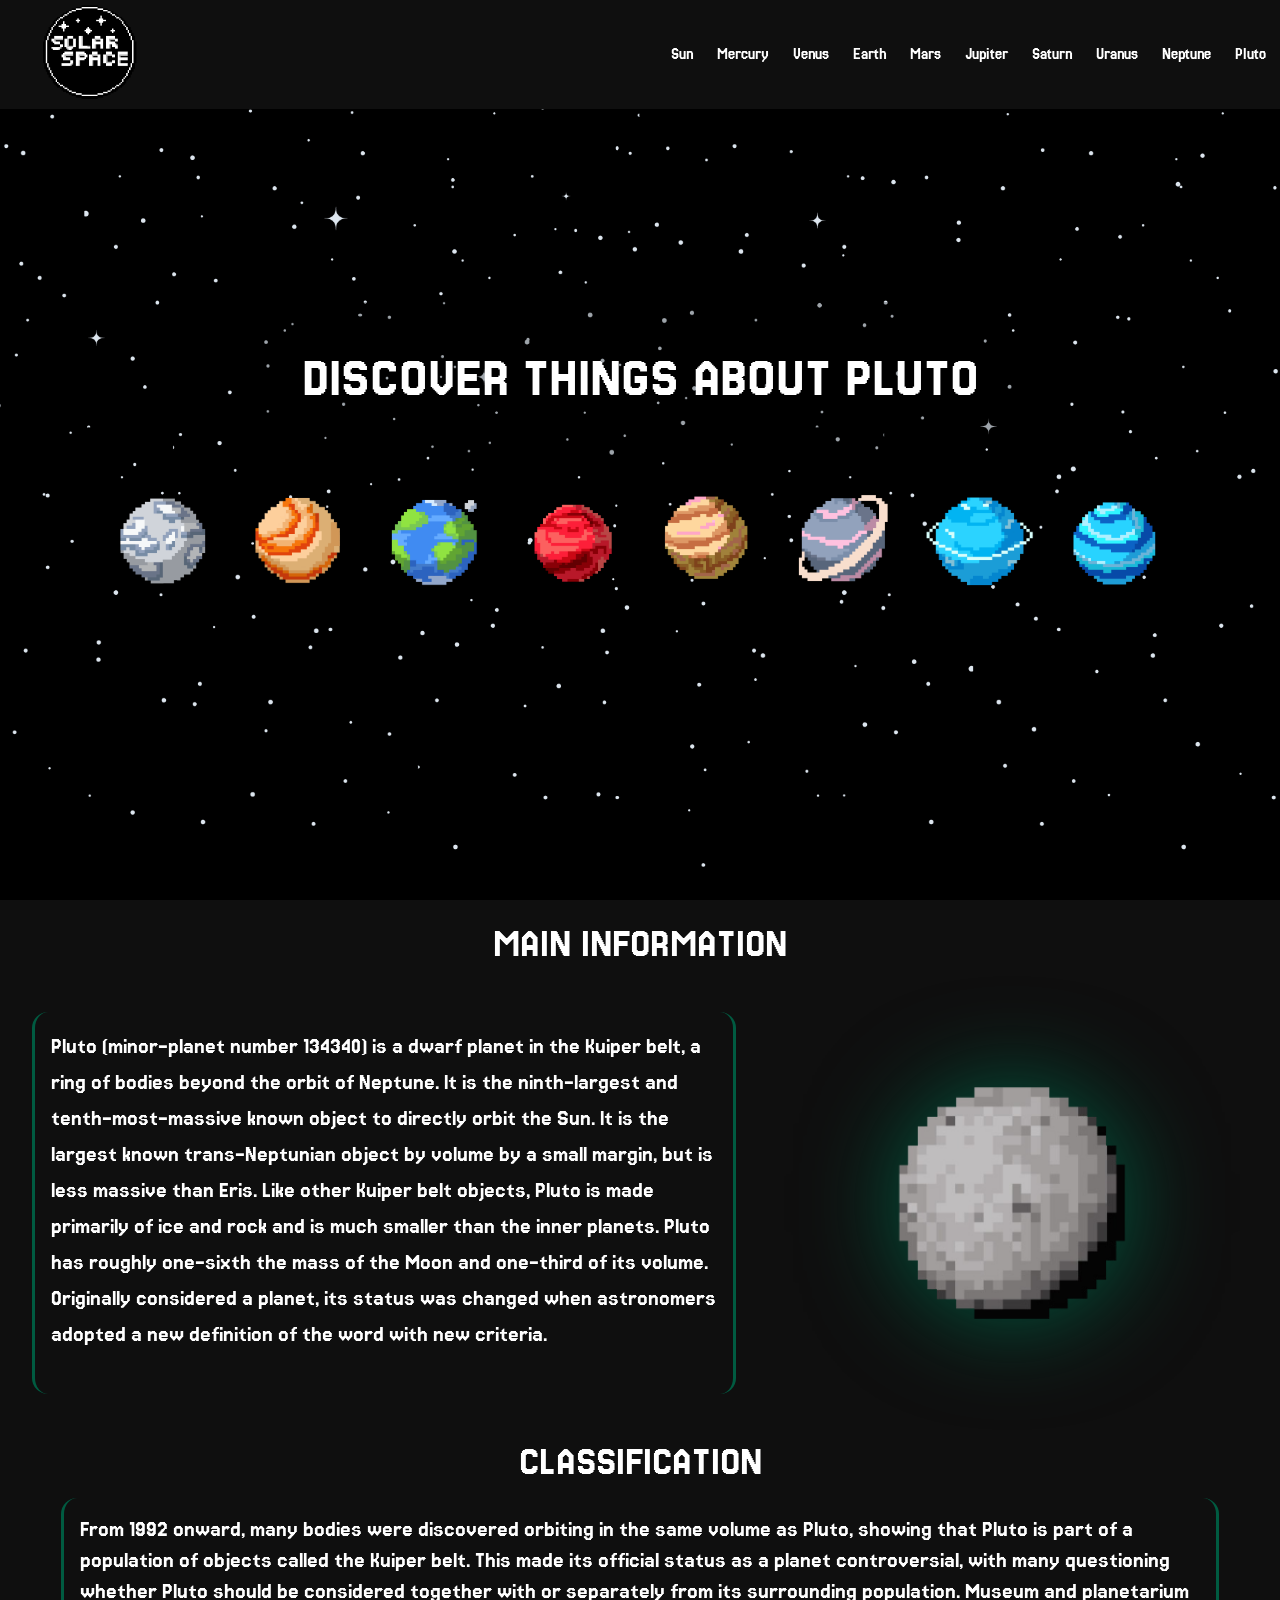
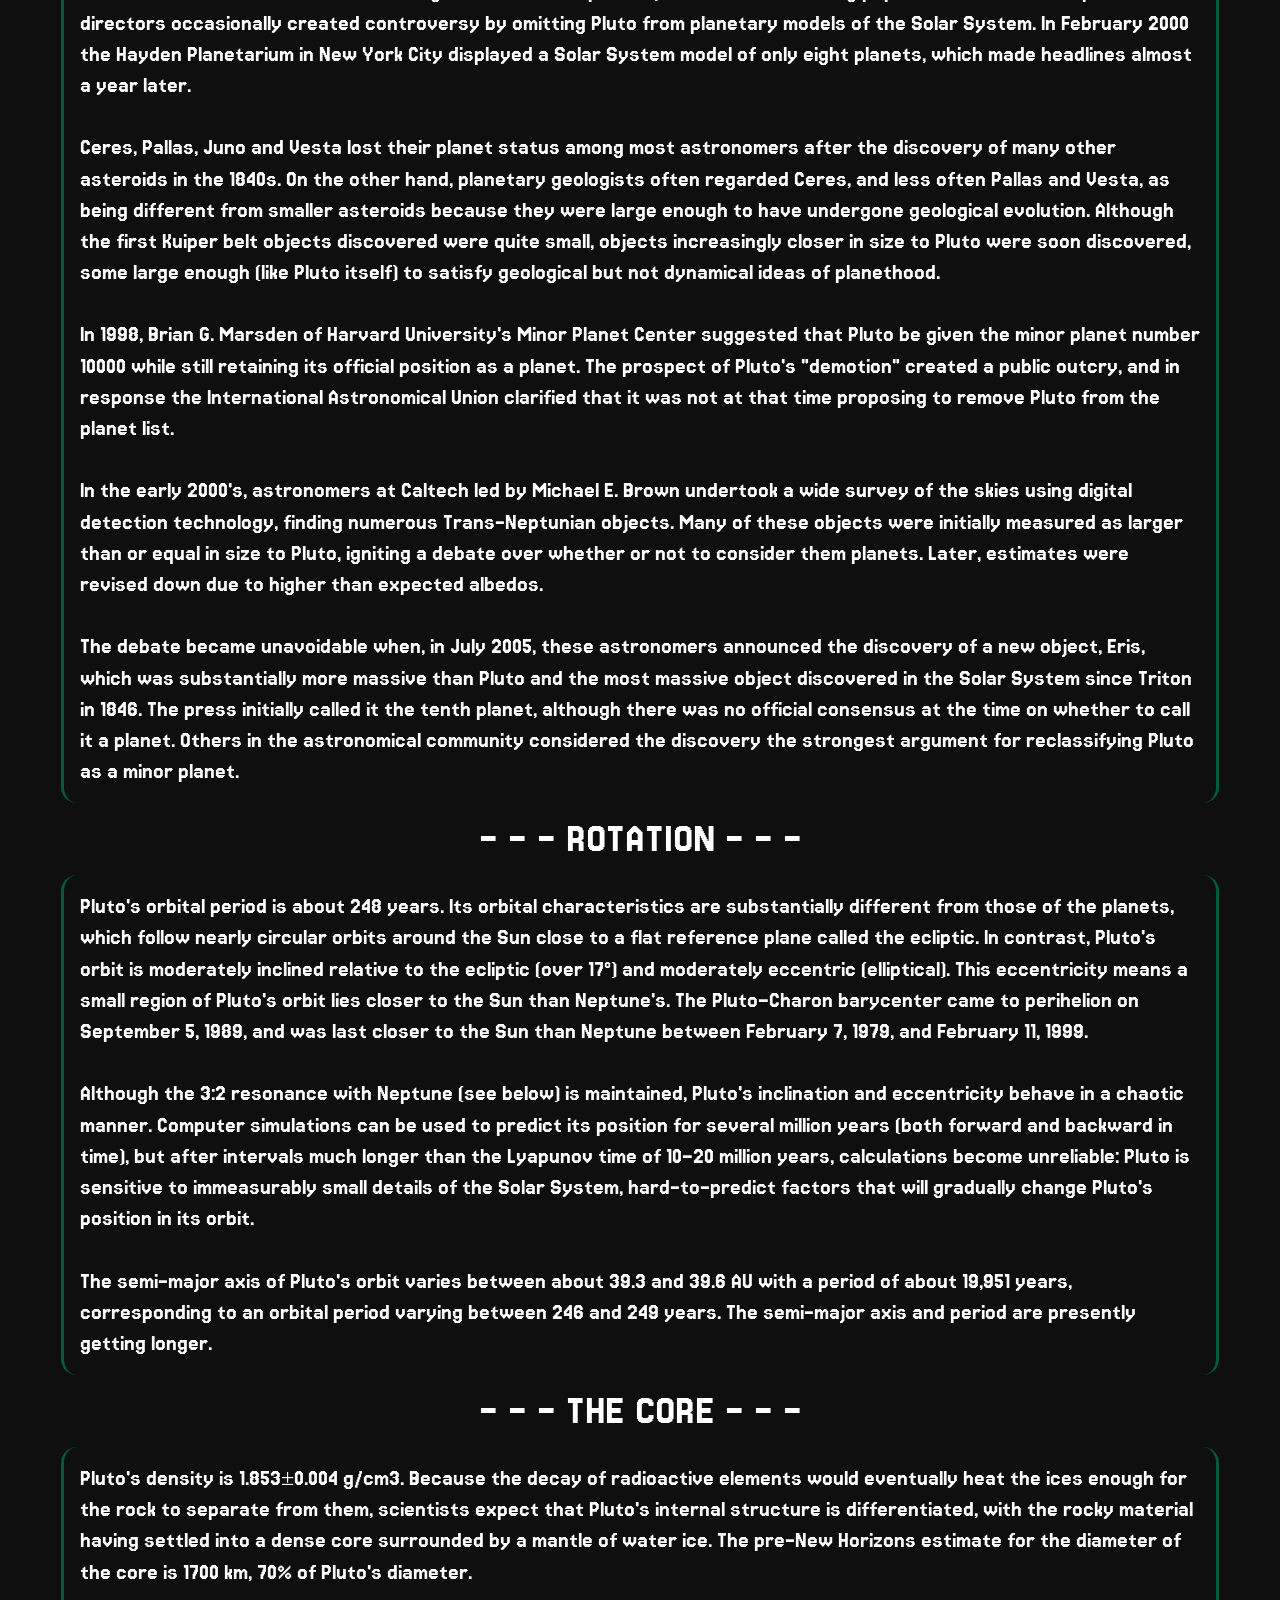
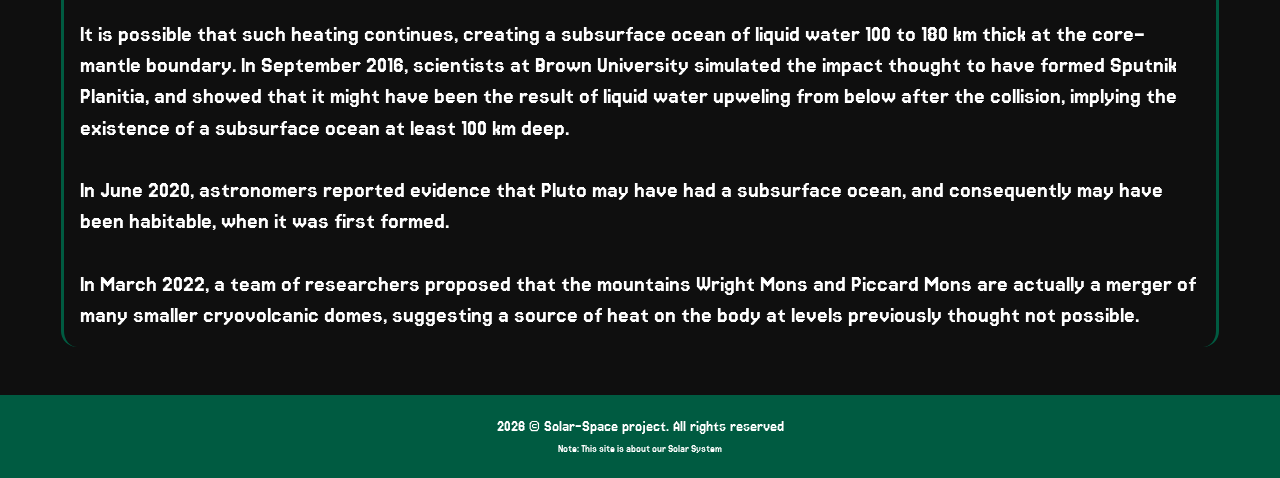
<file: html_folder/pluto.html>
<!DOCTYPE html>
<html lang="en">
<head>
    <meta charset="UTF-8">
    <meta name="viewport" content="width=device-width, initial-scale=1.0">
    <link rel="stylesheet" href="../style_folder/reset.css">
    <link rel="stylesheet" href="../style_folder/style.css">
    <link rel="stylesheet" href="../style_folder/responsive.css">
    <title>Solar-Space.Pluto</title>
</head>
<body>
    <header>
        <div class="logo">
            <a href="../index.html"><img src="../media_folder/logo.png" alt="logo"></a>
        </div>
        <button class="burger" id="burger">
            <span></span>
            <span></span>
            <span></span>
        </button>
        <div class="navbar" id="navbar">
            <nav>
                <ul>
                    <li>
                        <a href="./sun.html">Sun</a>
                    </li>
                    <li>
                        <a href="./mercury.html">Mercury</a>
                    </li>
                    <li>
                        <a href="./venus.html">Venus</a>
                    </li>
                    <li>
                        <a href="./earth.html">Earth</a>
                    </li>
                    <li>
                        <a href="./mars.html">Mars</a>
                    </li>
                    <li>
                        <a href="./jupiter.html">Jupiter</a>
                    </li>
                    <li>
                        <a href="./saturn.html">Saturn</a>
                    </li>
                    <li>
                        <a href="./uranus.html">Uranus</a>
                    </li>
                    <li>
                        <a href="./neptune.html">Neptune</a>
                    </li>
                    <li>
                        <a href="./pluto.html">Pluto</a>
                    </li>
                </ul>
            </nav>
        </div>
    </header>
    <section class="hero">
        <div class="hero_content_SO">
            <h1>discover things about Pluto</h1>
            <div class="planet_images">
                <img src="../media_folder/PixelMercury.png" alt="Mercury">
                <img src="../media_folder/PixelVenus.png" alt="Venus">
                <img src="../media_folder/PixelEarth.png" alt="Earth">
                <img src="../media_folder/PixelMars.png" alt="Mars">
                <img src="../media_folder/PixelJupiter.png" alt="Jupiter">
                <img src="../media_folder/PixelSaturn.png" alt="Saturn">
                <img src="../media_folder/PixelUranus.png" alt="Uranus">
                <img src="../media_folder/PixelNeptune.png" alt="Neptune">
            </div>
        </div>
    </section>
    <main>
        <section class="main_info">
            <h2>Main information</h2>
            <div class="MI_Div" id="pluto_MI">
                <p>
                    Pluto (minor-planet number 134340) is a dwarf planet in the Kuiper belt, a ring of bodies beyond the orbit of Neptune. It is the ninth-largest and tenth-most-massive known object to directly orbit the Sun. It is the largest known trans-Neptunian object by volume by a small margin, but is less massive than Eris. Like other Kuiper belt objects, Pluto is made primarily of ice and rock and is much smaller than the inner planets. Pluto has roughly one-sixth the mass of the Moon and one-third of its volume. Originally considered a planet, its status was changed when astronomers adopted a new definition of the word with new criteria.
                    <br><br>
                    Pluto has a moderately eccentric and inclined orbit, ranging from 30 to 49 astronomical units (4.5 to 7.3 billion kilometres; 2.8 to 4.6 billion miles) from the Sun. Light from the Sun takes 5.5 hours to reach Pluto at its orbital distance of 39.5 AU (5.91 billion km; 3.67 billion mi). Pluto's eccentric orbit periodically brings it closer to the Sun than Neptune, but a stable orbital resonance prevents them from colliding.
                    <br><br>
                    Pluto has five known moons: Charon, the largest, whose diameter is just over half that of Pluto; Styx; Nix; Kerberos; and Hydra. Pluto and Charon are sometimes considered a binary system because the barycenter of their orbits does not lie within either body, and they are tidally locked. New Horizons was the first spacecraft to visit Pluto and its moons, making a flyby on July 14, 2015, and taking detailed measurements and observations.
                    <br><br>
                    Pluto was discovered in 1930 by Clyde W. Tombaugh, making it the first known object in the Kuiper belt. It was immediately hailed as the ninth planet. However, its planetary status was questioned when it was found to be much smaller than expected. These doubts increased following the discovery of additional objects in the Kuiper belt starting in the 1990s, particularly the more massive scattered disk object Eris in 2005. In 2006, the International Astronomical Union (IAU) formally redefined the term planet to exclude dwarf planets such as Pluto. Many planetary astronomers, however, continue to consider Pluto and other dwarf planets to be planets.
                </p>
                <img src="../media_folder/PixelPluto.png" alt="Pluto">
            </div>
        </section>
        <section class="general_characteristics">
            <h2>Classification</h2>
            <p>
                From 1992 onward, many bodies were discovered orbiting in the same volume as Pluto, showing that Pluto is part of a population of objects called the Kuiper belt. This made its official status as a planet controversial, with many questioning whether Pluto should be considered together with or separately from its surrounding population. Museum and planetarium directors occasionally created controversy by omitting Pluto from planetary models of the Solar System. In February 2000 the Hayden Planetarium in New York City displayed a Solar System model of only eight planets, which made headlines almost a year later.
                <br><br>
                Ceres, Pallas, Juno and Vesta lost their planet status among most astronomers after the discovery of many other asteroids in the 1840s. On the other hand, planetary geologists often regarded Ceres, and less often Pallas and Vesta, as being different from smaller asteroids because they were large enough to have undergone geological evolution. Although the first Kuiper belt objects discovered were quite small, objects increasingly closer in size to Pluto were soon discovered, some large enough (like Pluto itself) to satisfy geological but not dynamical ideas of planethood.
                <br><br>
                In 1998, Brian G. Marsden of Harvard University's Minor Planet Center suggested that Pluto be given the minor planet number 10000 while still retaining its official position as a planet. The prospect of Pluto's "demotion" created a public outcry, and in response the International Astronomical Union clarified that it was not at that time proposing to remove Pluto from the planet list.
                <br><br>
                In the early 2000's, astronomers at Caltech led by Michael E. Brown undertook a wide survey of the skies using digital detection technology, finding numerous Trans-Neptunian objects. Many of these objects were initially measured as larger than or equal in size to Pluto, igniting a debate over whether or not to consider them planets. Later, estimates were revised down due to higher than expected albedos.
                <br><br>
                The debate became unavoidable when, in July 2005, these astronomers announced the discovery of a new object, Eris, which was substantially more massive than Pluto and the most massive object discovered in the Solar System since Triton in 1846. The press initially called it the tenth planet, although there was no official consensus at the time on whether to call it a planet. Others in the astronomical community considered the discovery the strongest argument for reclassifying Pluto as a minor planet.
            </p>
        </section>
        <section class="rotation">
            <h2>- - - Rotation - - -</h2>
            <p>
                Pluto's orbital period is about 248 years. Its orbital characteristics are substantially different from those of the planets, which follow nearly circular orbits around the Sun close to a flat reference plane called the ecliptic. In contrast, Pluto's orbit is moderately inclined relative to the ecliptic (over 17°) and moderately eccentric (elliptical). This eccentricity means a small region of Pluto's orbit lies closer to the Sun than Neptune's. The Pluto–Charon barycenter came to perihelion on September 5, 1989, and was last closer to the Sun than Neptune between February 7, 1979, and February 11, 1999.
                <br><br>
                Although the 3:2 resonance with Neptune (see below) is maintained, Pluto's inclination and eccentricity behave in a chaotic manner. Computer simulations can be used to predict its position for several million years (both forward and backward in time), but after intervals much longer than the Lyapunov time of 10–20 million years, calculations become unreliable: Pluto is sensitive to immeasurably small details of the Solar System, hard-to-predict factors that will gradually change Pluto's position in its orbit.
                <br><br>
                The semi-major axis of Pluto's orbit varies between about 39.3 and 39.6 AU with a period of about 19,951 years, corresponding to an orbital period varying between 246 and 249 years. The semi-major axis and period are presently getting longer.
            </p>
        </section>
        <section class="core">
            <h2>- - - The core - - -</h2>
            <p>
                Pluto's density is 1.853±0.004 g/cm3. Because the decay of radioactive elements would eventually heat the ices enough for the rock to separate from them, scientists expect that Pluto's internal structure is differentiated, with the rocky material having settled into a dense core surrounded by a mantle of water ice. The pre-New Horizons estimate for the diameter of the core is 1700 km, 70% of Pluto's diameter.
                <br><br>
                It is possible that such heating continues, creating a subsurface ocean of liquid water 100 to 180 km thick at the core–mantle boundary. In September 2016, scientists at Brown University simulated the impact thought to have formed Sputnik Planitia, and showed that it might have been the result of liquid water upweling from below after the collision, implying the existence of a subsurface ocean at least 100 km deep.
                <br><br>
                In June 2020, astronomers reported evidence that Pluto may have had a subsurface ocean, and consequently may have been habitable, when it was first formed.
                <br><br>
                In March 2022, a team of researchers proposed that the mountains Wright Mons and Piccard Mons are actually a merger of many smaller cryovolcanic domes, suggesting a source of heat on the body at levels previously thought not possible.
            </p>
        </section>
    </main>
    <footer>
        <h4>2026 © Solar-Space project. All rights reserved</h4>
        <h5>Note: This site is about our Solar System</h5>
    </footer>
<script>
    const burger = document.getElementById("burger");
    const navbar = document.getElementById("navbar");
    burger.addEventListener("click", () => {
    navbar.classList.toggle("active");
});
</script>
</body>
</html>
</file>
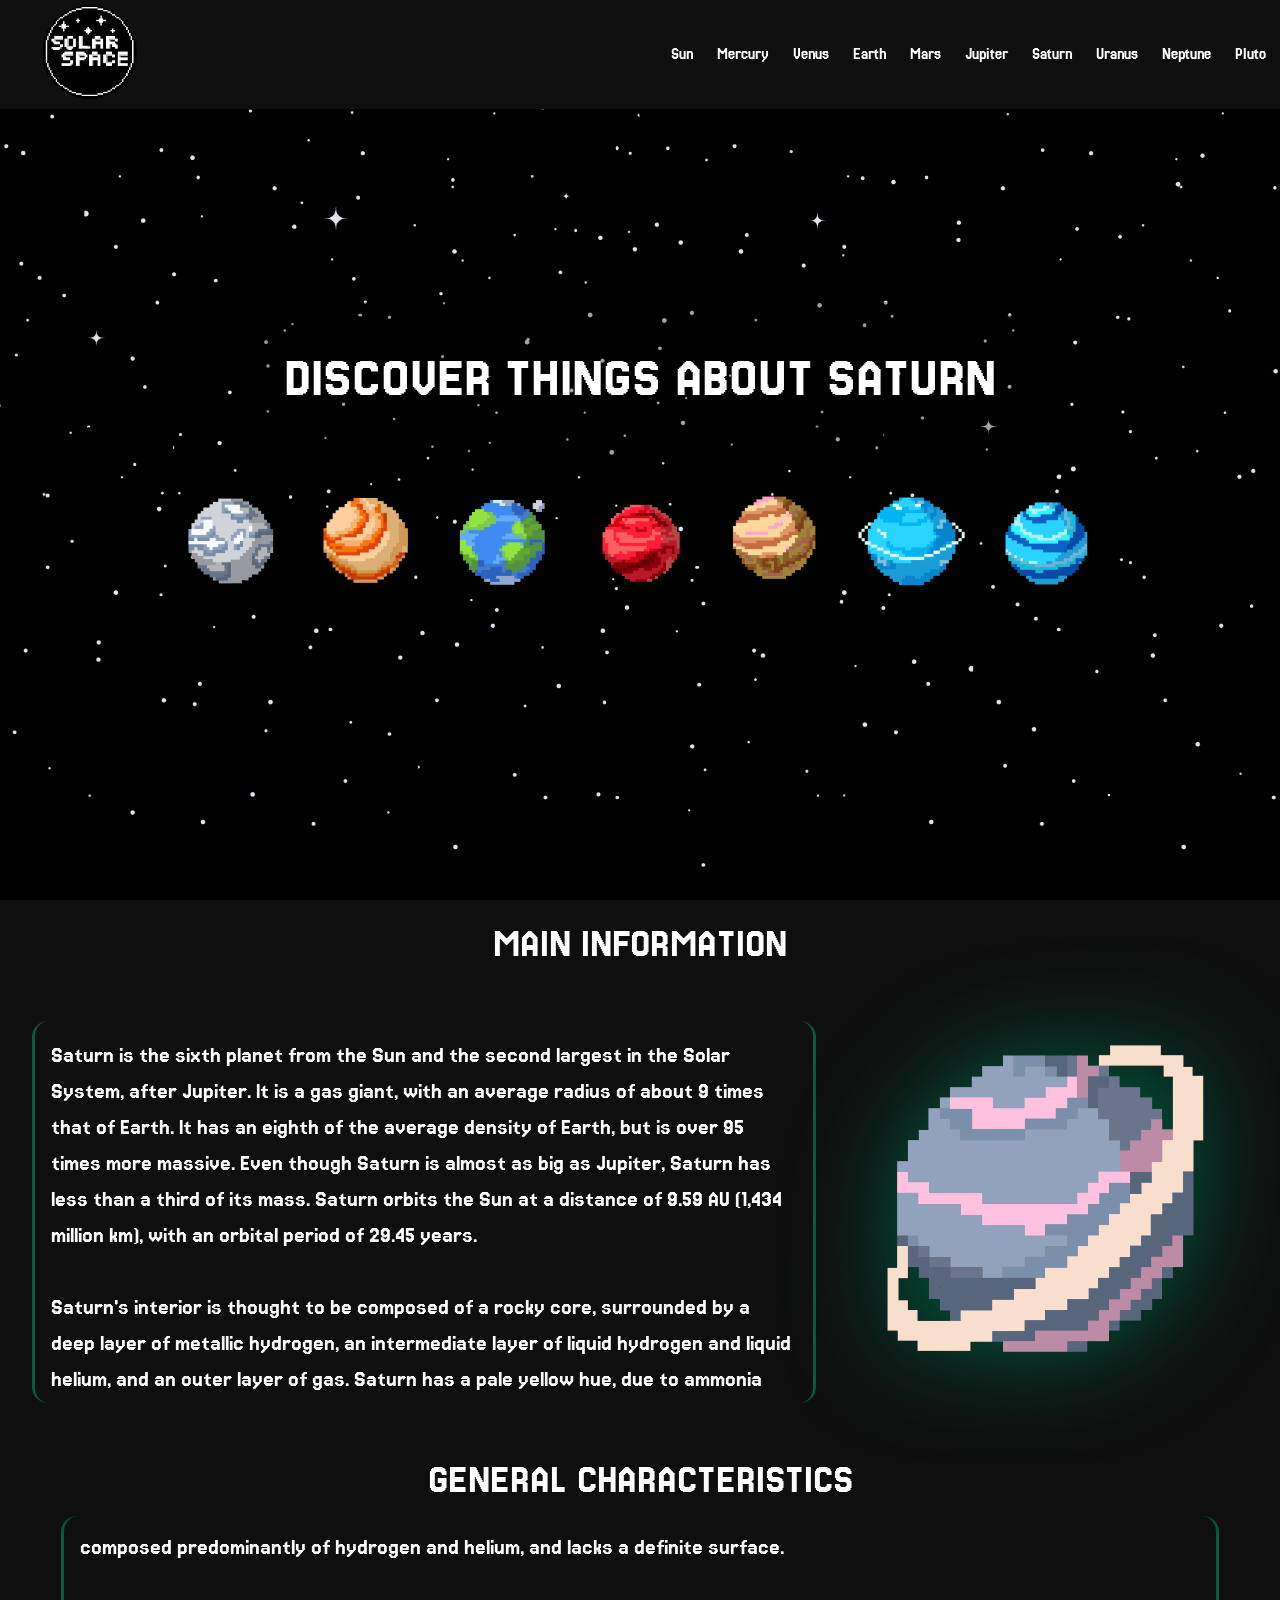
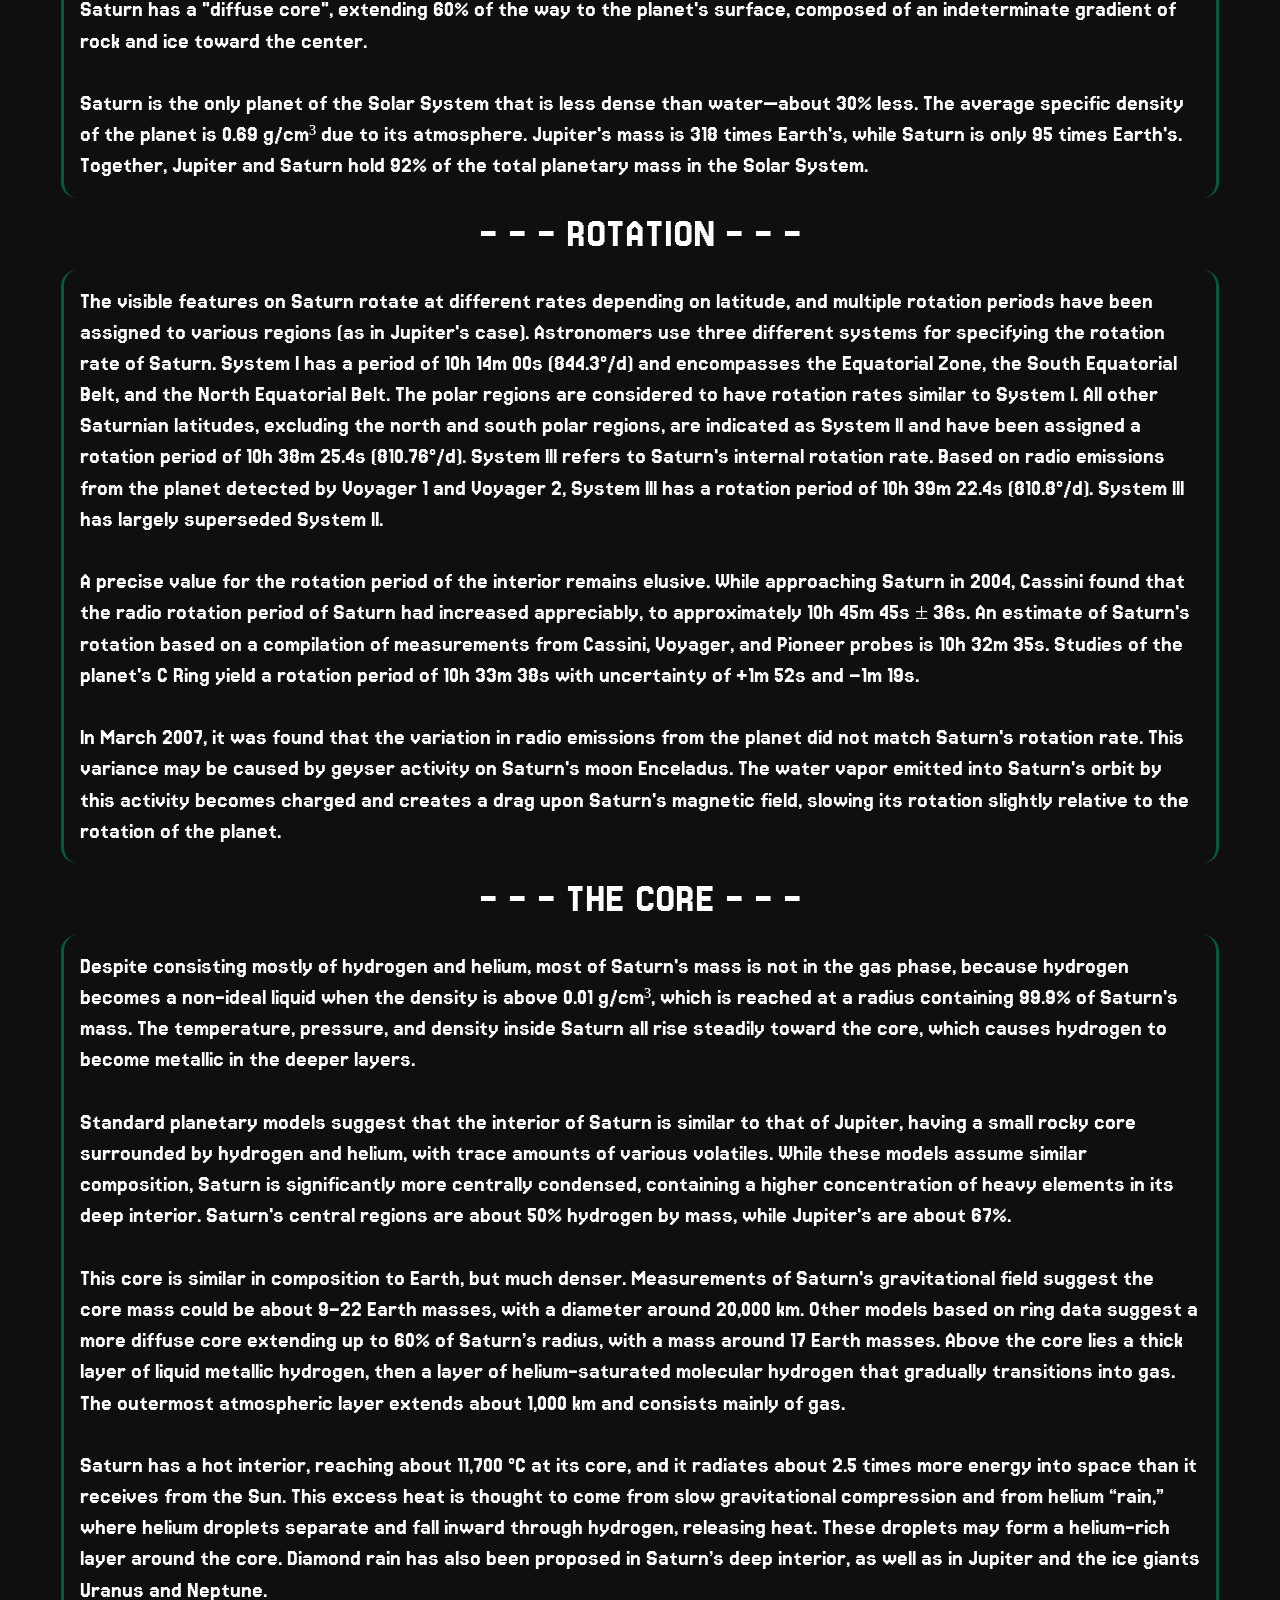
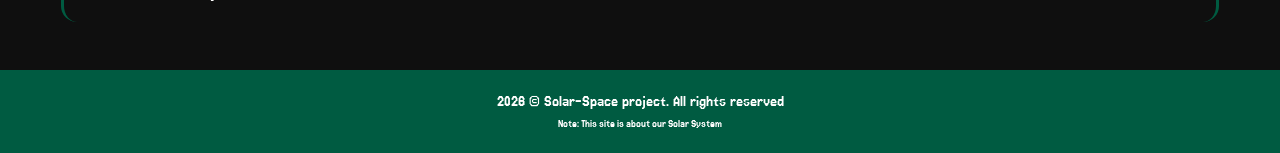
<file: html_folder/saturn.html>
<!DOCTYPE html>
<html lang="en">
<head>
    <meta charset="UTF-8">
    <meta name="viewport" content="width=device-width, initial-scale=1.0">
    <link rel="stylesheet" href="../style_folder/reset.css">
    <link rel="stylesheet" href="../style_folder/style.css">
    <link rel="stylesheet" href="../style_folder/responsive.css">
    <title>Solar-Space.Saturn</title>
</head>
<body>
    <header>
        <div class="logo">
            <a href="../index.html"><img src="../media_folder/logo.png" alt="logo"></a>
        </div>
        <button class="burger" id="burger">
            <span></span>
            <span></span>
            <span></span>
        </button>
        <div class="navbar" id="navbar">
            <nav>
                <ul>
                    <li>
                        <a href="./sun.html">Sun</a>
                    </li>
                    <li>
                        <a href="./mercury.html">Mercury</a>
                    </li>
                    <li>
                        <a href="./venus.html">Venus</a>
                    </li>
                    <li>
                        <a href="./earth.html">Earth</a>
                    </li>
                    <li>
                        <a href="./mars.html">Mars</a>
                    </li>
                    <li>
                        <a href="./jupiter.html">Jupiter</a>
                    </li>
                    <li>
                        <a href="./saturn.html">Saturn</a>
                    </li>
                    <li>
                        <a href="./uranus.html">Uranus</a>
                    </li>
                    <li>
                        <a href="./neptune.html">Neptune</a>
                    </li>
                    <li>
                        <a href="./pluto.html">Pluto</a>
                    </li>
                </ul>
            </nav>
        </div>
    </header>
    <section class="hero">
        <div class="hero_content_SO">
            <h1>discover things about Saturn</h1>
            <div class="planet_images">
                <img src="../media_folder/PixelMercury.png" alt="Mercury">
                <img src="../media_folder/PixelVenus.png" alt="Venus">
                <img src="../media_folder/PixelEarth.png" alt="Earth">
                <img src="../media_folder/PixelMars.png" alt="Mars">
                <img src="../media_folder/PixelJupiter.png" alt="Jupiter">
                <img src="../media_folder/PixelUranus.png" alt="Uranus">
                <img src="../media_folder/PixelNeptune.png" alt="Neptune">
            </div>
        </div>
    </section>
    <main>
        <section class="main_info">
            <h2>Main information</h2>
            <div class="MI_Div">
                <p>
                    Saturn is the sixth planet from the Sun and the second largest in the Solar System, after Jupiter. It is a gas giant, with an average radius of about 9 times that of Earth. It has an eighth of the average density of Earth, but is over 95 times more massive. Even though Saturn is almost as big as Jupiter, Saturn has less than a third of its mass. Saturn orbits the Sun at a distance of 9.59 AU (1,434 million km), with an orbital period of 29.45 years.
                    <br><br>
                    Saturn's interior is thought to be composed of a rocky core, surrounded by a deep layer of metallic hydrogen, an intermediate layer of liquid hydrogen and liquid helium, and an outer layer of gas. Saturn has a pale yellow hue, due to ammonia crystals in its upper atmosphere. An electrical current in the metallic hydrogen layer is thought to give rise to Saturn's planetary magnetic field, which is weaker than Earth's, but has a magnetic moment 580 times that of Earth because of Saturn's greater size. Saturn's magnetic field strength is about a twentieth that of Jupiter. The outer atmosphere is generally bland and lacking in contrast, although long-lived features can appear. Wind speeds on Saturn can reach 1,800 kilometres per hour (1,100 miles per hour).
                    <br><br>
                    The planet has a bright and extensive system of rings, composed mainly of ice particles, with a smaller amount of rocky debris and dust. At least 292 moons orbit the planet, of which 63 are officially named; these do not include the hundreds of moonlets in the rings. Titan, Saturn's largest moon and the second largest in the Solar System, is larger (but less massive) than the planet Mercury and is the only moon in the Solar System that has a substantial atmosphere.
                </p>
                <img src="../media_folder/PixelSaturn.png" alt="Saturn">
            </div>
        </section>
        <section class="general_characteristics">
            <h2>General characteristics</h2>
            <p>
                composed predominantly of hydrogen and helium, and lacks a definite surface.
                <br><br>
                Saturn has a "diffuse core", extending 60% of the way to the planet's surface, composed of an indeterminate gradient of rock and ice toward the center.
                <br><br>
                Saturn is the only planet of the Solar System that is less dense than water—about 30% less. The average specific density of the planet is 0.69 g/cm³ due to its atmosphere. Jupiter's mass is 318 times Earth's, while Saturn is only 95 times Earth's. Together, Jupiter and Saturn hold 92% of the total planetary mass in the Solar System.
            </p>
        </section>
        <section class="rotation">
            <h2>- - - Rotation - - -</h2>
            <p>
                The visible features on Saturn rotate at different rates depending on latitude, and multiple rotation periods have been assigned to various regions (as in Jupiter's case). Astronomers use three different systems for specifying the rotation rate of Saturn. System I has a period of 10h 14m 00s (844.3°/d) and encompasses the Equatorial Zone, the South Equatorial Belt, and the North Equatorial Belt. The polar regions are considered to have rotation rates similar to System I. All other Saturnian latitudes, excluding the north and south polar regions, are indicated as System II and have been assigned a rotation period of 10h 38m 25.4s (810.76°/d). System III refers to Saturn's internal rotation rate. Based on radio emissions from the planet detected by Voyager 1 and Voyager 2, System III has a rotation period of 10h 39m 22.4s (810.8°/d). System III has largely superseded System II.
                <br><br>
                A precise value for the rotation period of the interior remains elusive. While approaching Saturn in 2004, Cassini found that the radio rotation period of Saturn had increased appreciably, to approximately 10h 45m 45s ± 36s. An estimate of Saturn's rotation based on a compilation of measurements from Cassini, Voyager, and Pioneer probes is 10h 32m 35s. Studies of the planet's C Ring yield a rotation period of 10h 33m 38s with uncertainty of +1m 52s and −1m 19s.
                <br><br>
                In March 2007, it was found that the variation in radio emissions from the planet did not match Saturn's rotation rate. This variance may be caused by geyser activity on Saturn's moon Enceladus. The water vapor emitted into Saturn's orbit by this activity becomes charged and creates a drag upon Saturn's magnetic field, slowing its rotation slightly relative to the rotation of the planet.
            </p>
        </section>
        <section class="core">
            <h2>- - - The core - - -</h2>
            <p>
                Despite consisting mostly of hydrogen and helium, most of Saturn's mass is not in the gas phase, because hydrogen becomes a non-ideal liquid when the density is above 0.01 g/cm³, which is reached at a radius containing 99.9% of Saturn's mass. The temperature, pressure, and density inside Saturn all rise steadily toward the core, which causes hydrogen to become metallic in the deeper layers.
                <br><br>
                Standard planetary models suggest that the interior of Saturn is similar to that of Jupiter, having a small rocky core surrounded by hydrogen and helium, with trace amounts of various volatiles. While these models assume similar composition, Saturn is significantly more centrally condensed, containing a higher concentration of heavy elements in its deep interior. Saturn's central regions are about 50% hydrogen by mass, while Jupiter's are about 67%.
                <br><br>
                This core is similar in composition to Earth, but much denser. Measurements of Saturn's gravitational field suggest the core mass could be about 9–22 Earth masses, with a diameter around 20,000 km. Other models based on ring data suggest a more diffuse core extending up to 60% of Saturn’s radius, with a mass around 17 Earth masses. Above the core lies a thick layer of liquid metallic hydrogen, then a layer of helium-saturated molecular hydrogen that gradually transitions into gas. The outermost atmospheric layer extends about 1,000 km and consists mainly of gas.
                <br><br>
                Saturn has a hot interior, reaching about 11,700 °C at its core, and it radiates about 2.5 times more energy into space than it receives from the Sun. This excess heat is thought to come from slow gravitational compression and from helium “rain,” where helium droplets separate and fall inward through hydrogen, releasing heat. These droplets may form a helium-rich layer around the core. Diamond rain has also been proposed in Saturn’s deep interior, as well as in Jupiter and the ice giants Uranus and Neptune.
            </p>
        </section>
    </main>
    <footer>
        <h4>2026 © Solar-Space project. All rights reserved</h4>
        <h5>Note: This site is about our Solar System</h5>
    </footer>
<script>
    const burger = document.getElementById("burger");
    const navbar = document.getElementById("navbar");
    burger.addEventListener("click", () => {
    navbar.classList.toggle("active");
});
</script>
</body>
</html>
</file>
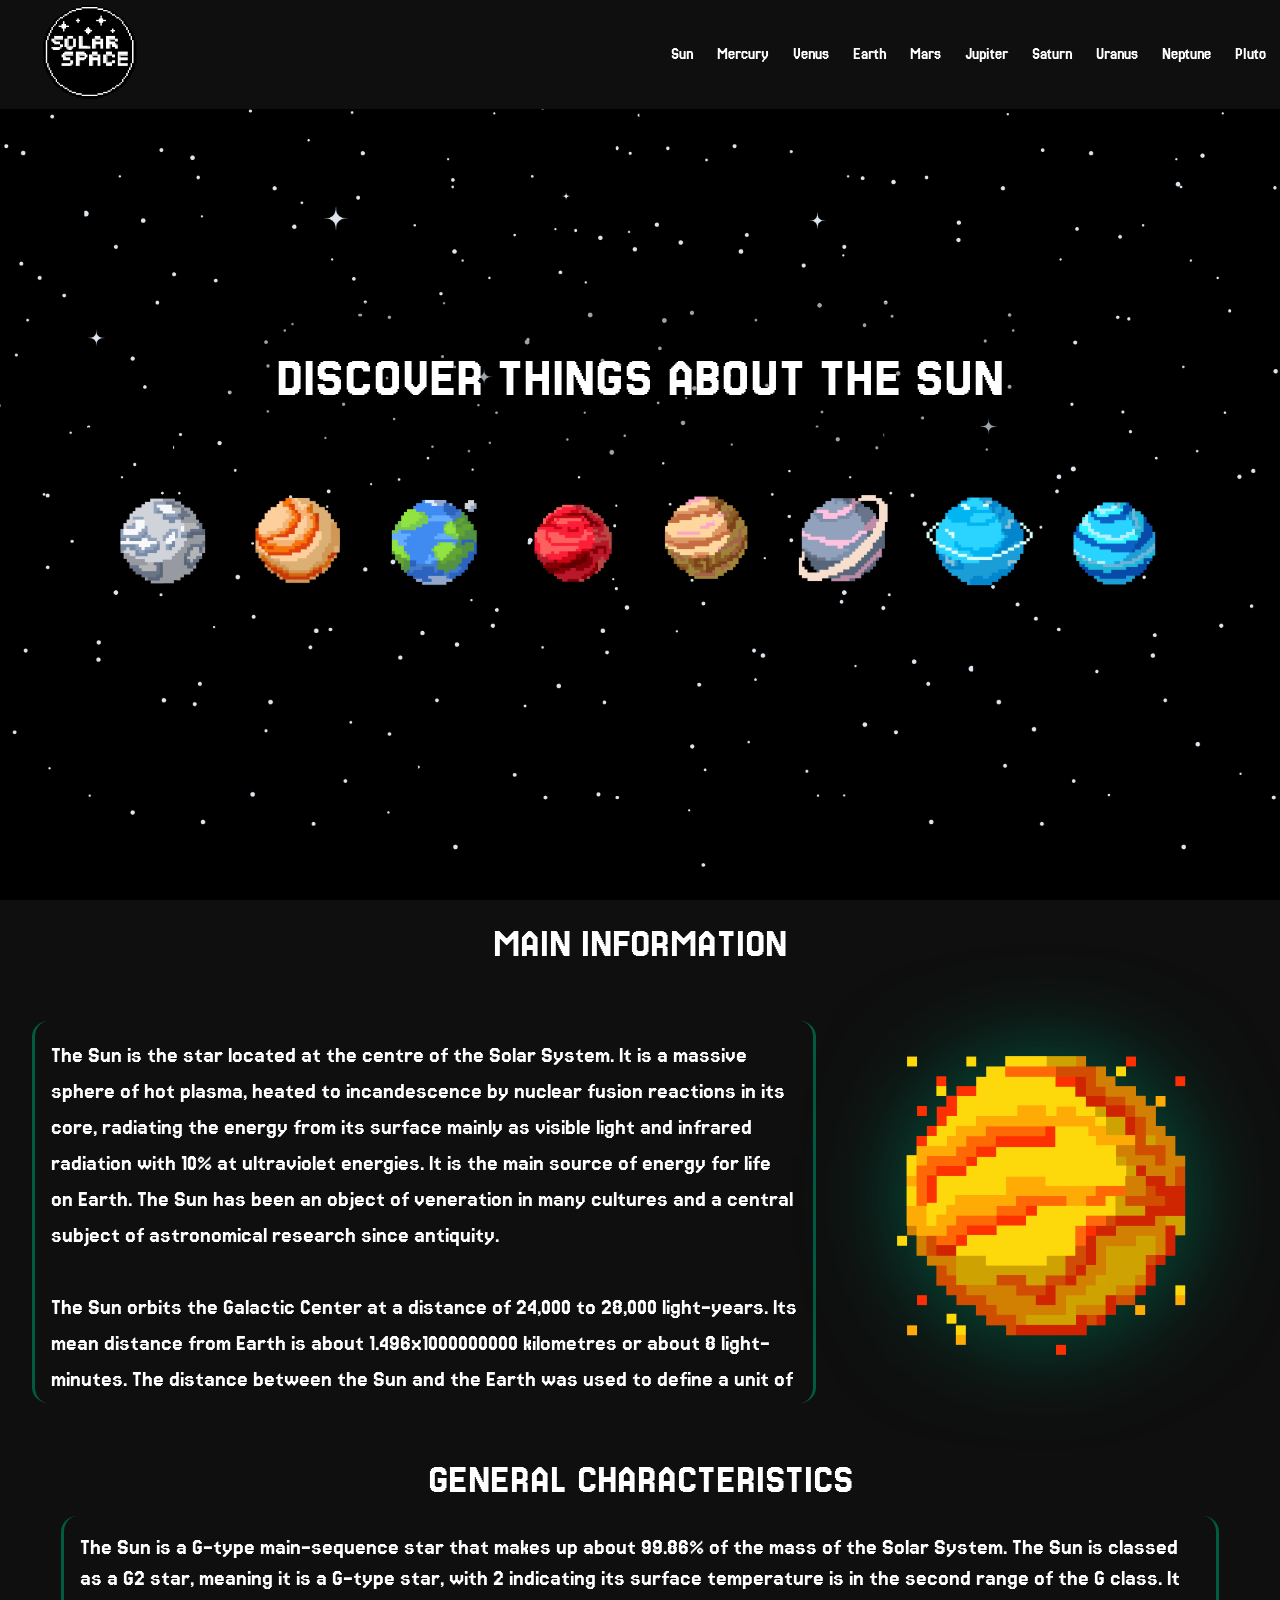
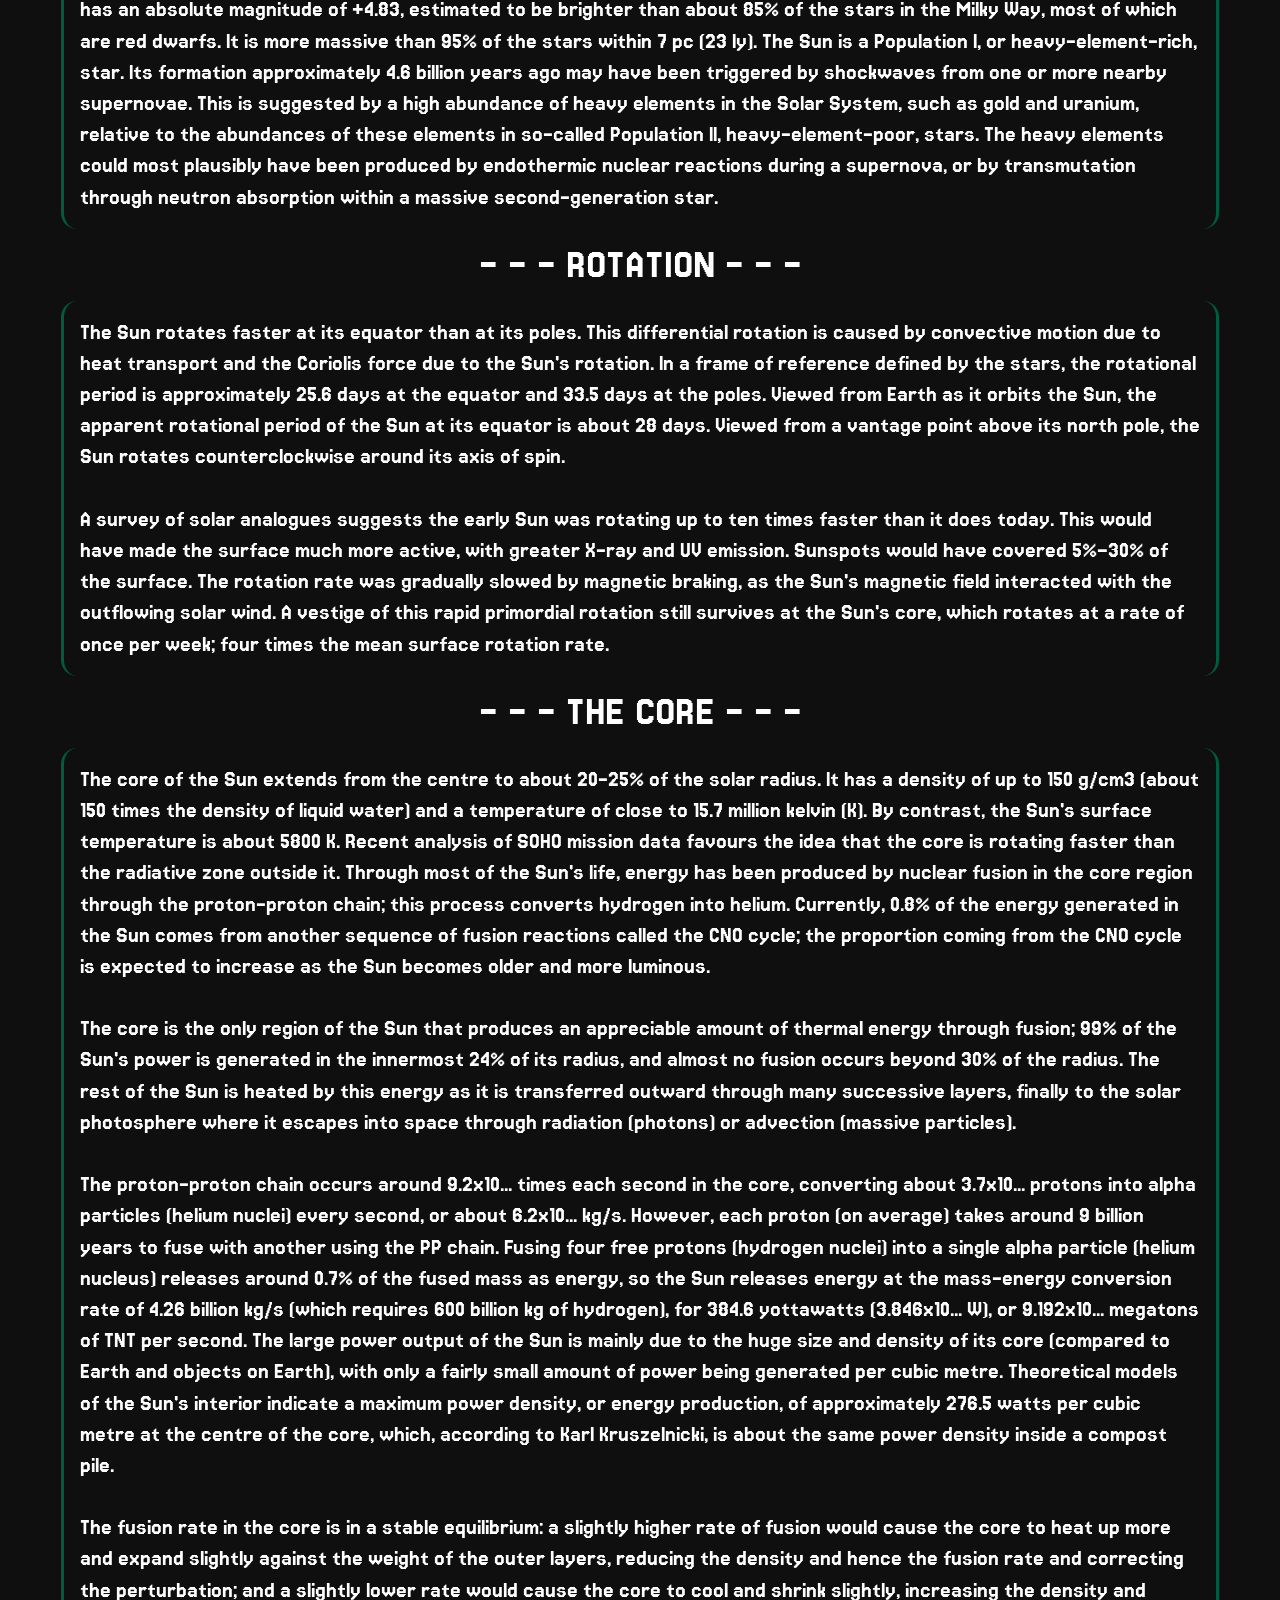
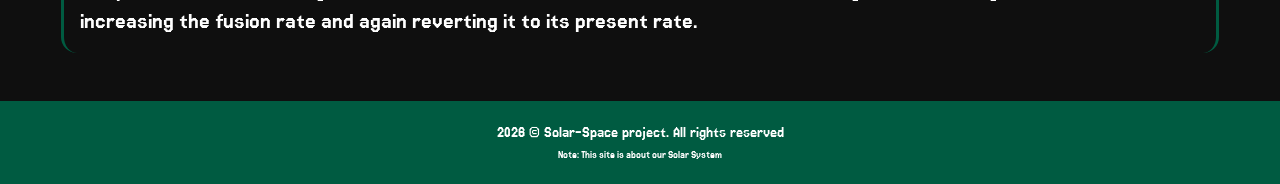
<file: html_folder/sun.html>
<!DOCTYPE html>
<html lang="en">
<head>
    <meta charset="UTF-8">
    <meta name="viewport" content="width=device-width, initial-scale=1.0">
    <link rel="stylesheet" href="../style_folder/reset.css">
    <link rel="stylesheet" href="../style_folder/style.css">
    <link rel="stylesheet" href="../style_folder/responsive.css">
    <title>Solar-Space.Sun</title>
</head>
<body>
    <header>
        <div class="logo">
            <a href="../index.html"><img src="../media_folder/logo.png" alt="logo"></a>
        </div>
        <button class="burger" id="burger">
            <span></span>
            <span></span>
            <span></span>
        </button>
        <div class="navbar" id="navbar">
            <nav>
                <ul>
                    <li>
                        <a href="./sun.html">Sun</a>
                    </li>
                    <li>
                        <a href="./mercury.html">Mercury</a>
                    </li>
                    <li>
                        <a href="./venus.html">Venus</a>
                    </li>
                    <li>
                        <a href="./earth.html">Earth</a>
                    </li>
                    <li>
                        <a href="./mars.html">Mars</a>
                    </li>
                    <li>
                        <a href="./jupiter.html">Jupiter</a>
                    </li>
                    <li>
                        <a href="./saturn.html">Saturn</a>
                    </li>
                    <li>
                        <a href="./uranus.html">Uranus</a>
                    </li>
                    <li>
                        <a href="./neptune.html">Neptune</a>
                    </li>
                    <li>
                        <a href="./pluto.html">Pluto</a>
                    </li>
                </ul>
            </nav>
        </div>
    </header>
    <section class="hero">
        <div class="hero_content_SO">
            <h1>discover things about the sun</h1>
            <div class="planet_images">
                <img src="../media_folder/PixelMercury.png" alt="Mercury">
                <img src="../media_folder/PixelVenus.png" alt="Venus">
                <img src="../media_folder/PixelEarth.png" alt="Earth">
                <img src="../media_folder/PixelMars.png" alt="Mars">
                <img src="../media_folder/PixelJupiter.png" alt="Jupiter">
                <img src="../media_folder/PixelSaturn.png" alt="Saturn">
                <img src="../media_folder/PixelUranus.png" alt="Uranus">
                <img src="../media_folder/PixelNeptune.png" alt="Neptune">
            </div>
        </div>
    </section>
    <main>
        <section class="main_info">
            <h2>Main information</h2>
            <div class="MI_Div">
                <p>
                    The Sun is the star located at the centre of the Solar System. It is a massive sphere of hot plasma, heated to incandescence by nuclear fusion reactions in its core, radiating the energy from its surface mainly as visible light and infrared radiation with 10% at ultraviolet energies. It is the main source of energy for life on Earth. The Sun has been an object of veneration in many cultures and a central subject of astronomical research since antiquity.
                    <br><br>
                    The Sun orbits the Galactic Center at a distance of 24,000 to 28,000 light-years. Its mean distance from Earth is about 1.496x1000000000 kilometres or about 8 light-minutes. The distance between the Sun and the Earth was used to define a unit of length called the astronomical unit (au), now defined to be 149.5978707x10000000 kilometres. It is the largest and most massive object in the Solar System; its diameter is about 1,391,400 km (864,600 mi), around 109 times that of Earth. The Sun's mass is around 330,000 times that of Earth, making up about 99.86% of the total mass of the Solar System. The mass of the Sun's surface layer, its photosphere, consists mostly of hydrogen (~73%) and helium (~25%), with much smaller quantities of heavier elements, including oxygen, carbon, neon, and iron.
                    <br><br>
                    The Sun formed approximately 4.6 billion years ago from the gravitational collapse of matter within a region of a large molecular cloud. Most of this matter gathered in the centre; the rest flattened into an orbiting disk that became the Solar System. The central mass became so hot and dense that it eventually initiated nuclear fusion in its core. It is now classified as a G-type main-sequence star (G2V). Every second, the Sun's core fuses about 600 billion kilograms (kg) of hydrogen into helium and converts 4 billion kilograms of matter into energy.
                    <br><br>
                    About 4 to 7 billion years from now, when hydrogen fusion in the Sun's core diminishes to the point where the Sun is no longer in hydrostatic equilibrium, its core will undergo a marked increase in density and temperature which will cause its outer layers to expand, eventually transforming the Sun into a red giant. After the red giant phase, models suggest the Sun will shed its outer layers and become a dense type of cooling star (a white dwarf), and no longer produce energy by fusion, but will still glow and give off heat from its previous fusion for perhaps trillions of years. After that, it is theorised to become an extremely dense black dwarf, giving off negligible energy.
                </p>
                <img src="../media_folder/PixelSun.png" alt="Sun">
            </div>
        </section>
        <section class="general_characteristics">
            <h2>General characteristics</h2>
            <p>
                The Sun is a G-type main-sequence star that makes up about 99.86% of the mass of the Solar System. The Sun is classed as a G2 star, meaning it is a G-type star, with 2 indicating its surface temperature is in the second range of the G class. It has an absolute magnitude of +4.83, estimated to be brighter than about 85% of the stars in the Milky Way, most of which are red dwarfs. It is more massive than 95% of the stars within 7 pc (23 ly). The Sun is a Population I, or heavy-element-rich, star. Its formation approximately 4.6 billion years ago may have been triggered by shockwaves from one or more nearby supernovae. This is suggested by a high abundance of heavy elements in the Solar System, such as gold and uranium, relative to the abundances of these elements in so-called Population II, heavy-element-poor, stars. The heavy elements could most plausibly have been produced by endothermic nuclear reactions during a supernova, or by transmutation through neutron absorption within a massive second-generation star.
            </p>
        </section>
        <section class="rotation">
            <h2>- - - Rotation - - -</h2>
            <p>
                The Sun rotates faster at its equator than at its poles. This differential rotation is caused by convective motion due to heat transport and the Coriolis force due to the Sun's rotation. In a frame of reference defined by the stars, the rotational period is approximately 25.6 days at the equator and 33.5 days at the poles. Viewed from Earth as it orbits the Sun, the apparent rotational period of the Sun at its equator is about 28 days. Viewed from a vantage point above its north pole, the Sun rotates counterclockwise around its axis of spin.
                <br><br>
                A survey of solar analogues suggests the early Sun was rotating up to ten times faster than it does today. This would have made the surface much more active, with greater X-ray and UV emission. Sunspots would have covered 5%–30% of the surface. The rotation rate was gradually slowed by magnetic braking, as the Sun's magnetic field interacted with the outflowing solar wind. A vestige of this rapid primordial rotation still survives at the Sun's core, which rotates at a rate of once per week; four times the mean surface rotation rate.
            </p>
        </section>
        <section class="core">
            <h2>- - - The core - - -</h2>
            <p>
                The core of the Sun extends from the centre to about 20-25% of the solar radius. It has a density of up to 150 g/cm3 (about 150 times the density of liquid water) and a temperature of close to 15.7 million kelvin (K). By contrast, the Sun's surface temperature is about 5800 K. Recent analysis of SOHO mission data favours the idea that the core is rotating faster than the radiative zone outside it. Through most of the Sun's life, energy has been produced by nuclear fusion in the core region through the proton-proton chain; this process converts hydrogen into helium. Currently, 0.8% of the energy generated in the Sun comes from another sequence of fusion reactions called the CNO cycle; the proportion coming from the CNO cycle is expected to increase as the Sun becomes older and more luminous.
                <br><br>
                The core is the only region of the Sun that produces an appreciable amount of thermal energy through fusion; 99% of the Sun's power is generated in the innermost 24% of its radius, and almost no fusion occurs beyond 30% of the radius. The rest of the Sun is heated by this energy as it is transferred outward through many successive layers, finally to the solar photosphere where it escapes into space through radiation (photons) or advection (massive particles).
                <br><br>
                The proton-proton chain occurs around 9.2x10... times each second in the core, converting about 3.7x10... protons into alpha particles (helium nuclei) every second, or about 6.2x10... kg/s. However, each proton (on average) takes around 9 billion years to fuse with another using the PP chain. Fusing four free protons (hydrogen nuclei) into a single alpha particle (helium nucleus) releases around 0.7% of the fused mass as energy, so the Sun releases energy at the mass-energy conversion rate of 4.26 billion kg/s (which requires 600 billion kg of hydrogen), for 384.6 yottawatts (3.846x10... W), or 9.192x10... megatons of TNT per second. The large power output of the Sun is mainly due to the huge size and density of its core (compared to Earth and objects on Earth), with only a fairly small amount of power being generated per cubic metre. Theoretical models of the Sun's interior indicate a maximum power density, or energy production, of approximately 276.5 watts per cubic metre at the centre of the core, which, according to Karl Kruszelnicki, is about the same power density inside a compost pile.
                <br><br>
                The fusion rate in the core is in a stable equilibrium: a slightly higher rate of fusion would cause the core to heat up more and expand slightly against the weight of the outer layers, reducing the density and hence the fusion rate and correcting the perturbation; and a slightly lower rate would cause the core to cool and shrink slightly, increasing the density and increasing the fusion rate and again reverting it to its present rate.
            </p>
        </section>
    </main>
    <footer>
        <h4>2026 © Solar-Space project. All rights reserved</h4>
        <h5>Note: This site is about our Solar System</h5>
    </footer>

<script>
    const burger = document.getElementById("burger");
    const navbar = document.getElementById("navbar");
    burger.addEventListener("click", () => {
    navbar.classList.toggle("active");
});
</script>
</body>
</html>
</file>
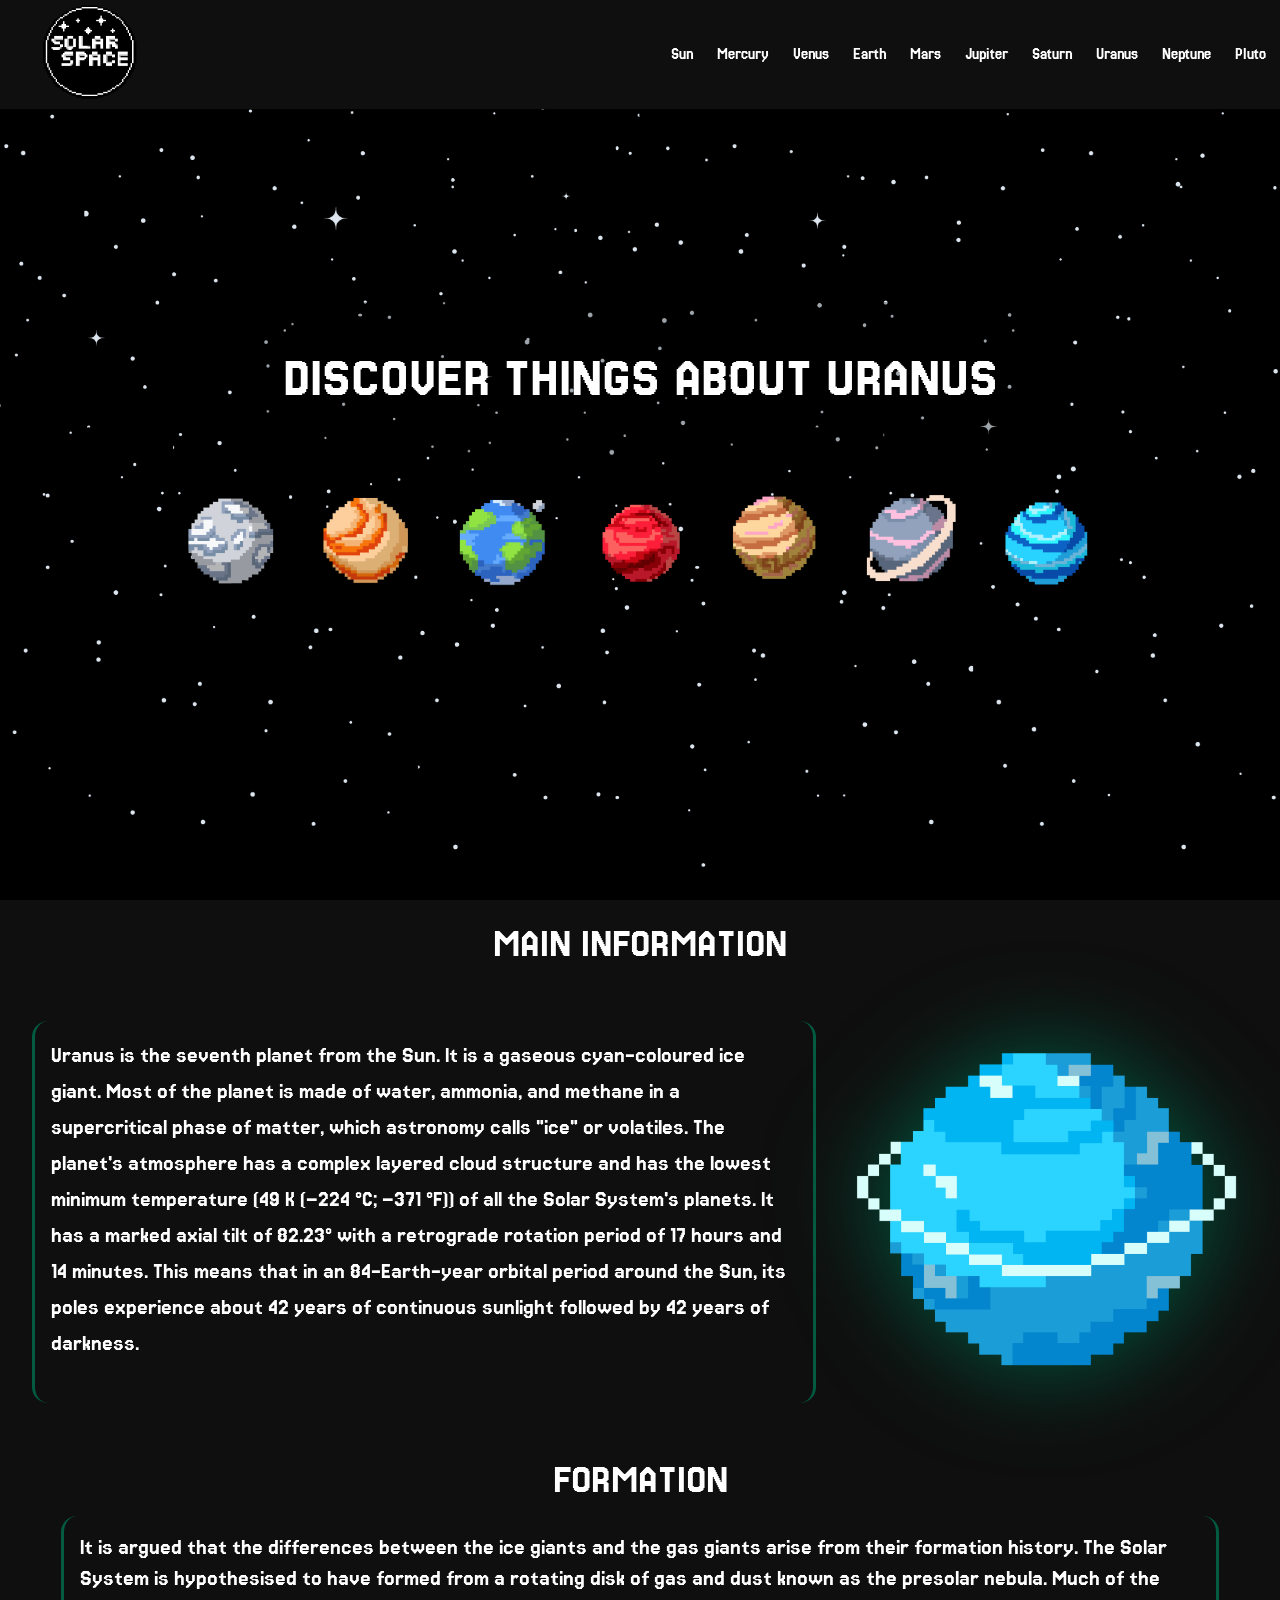
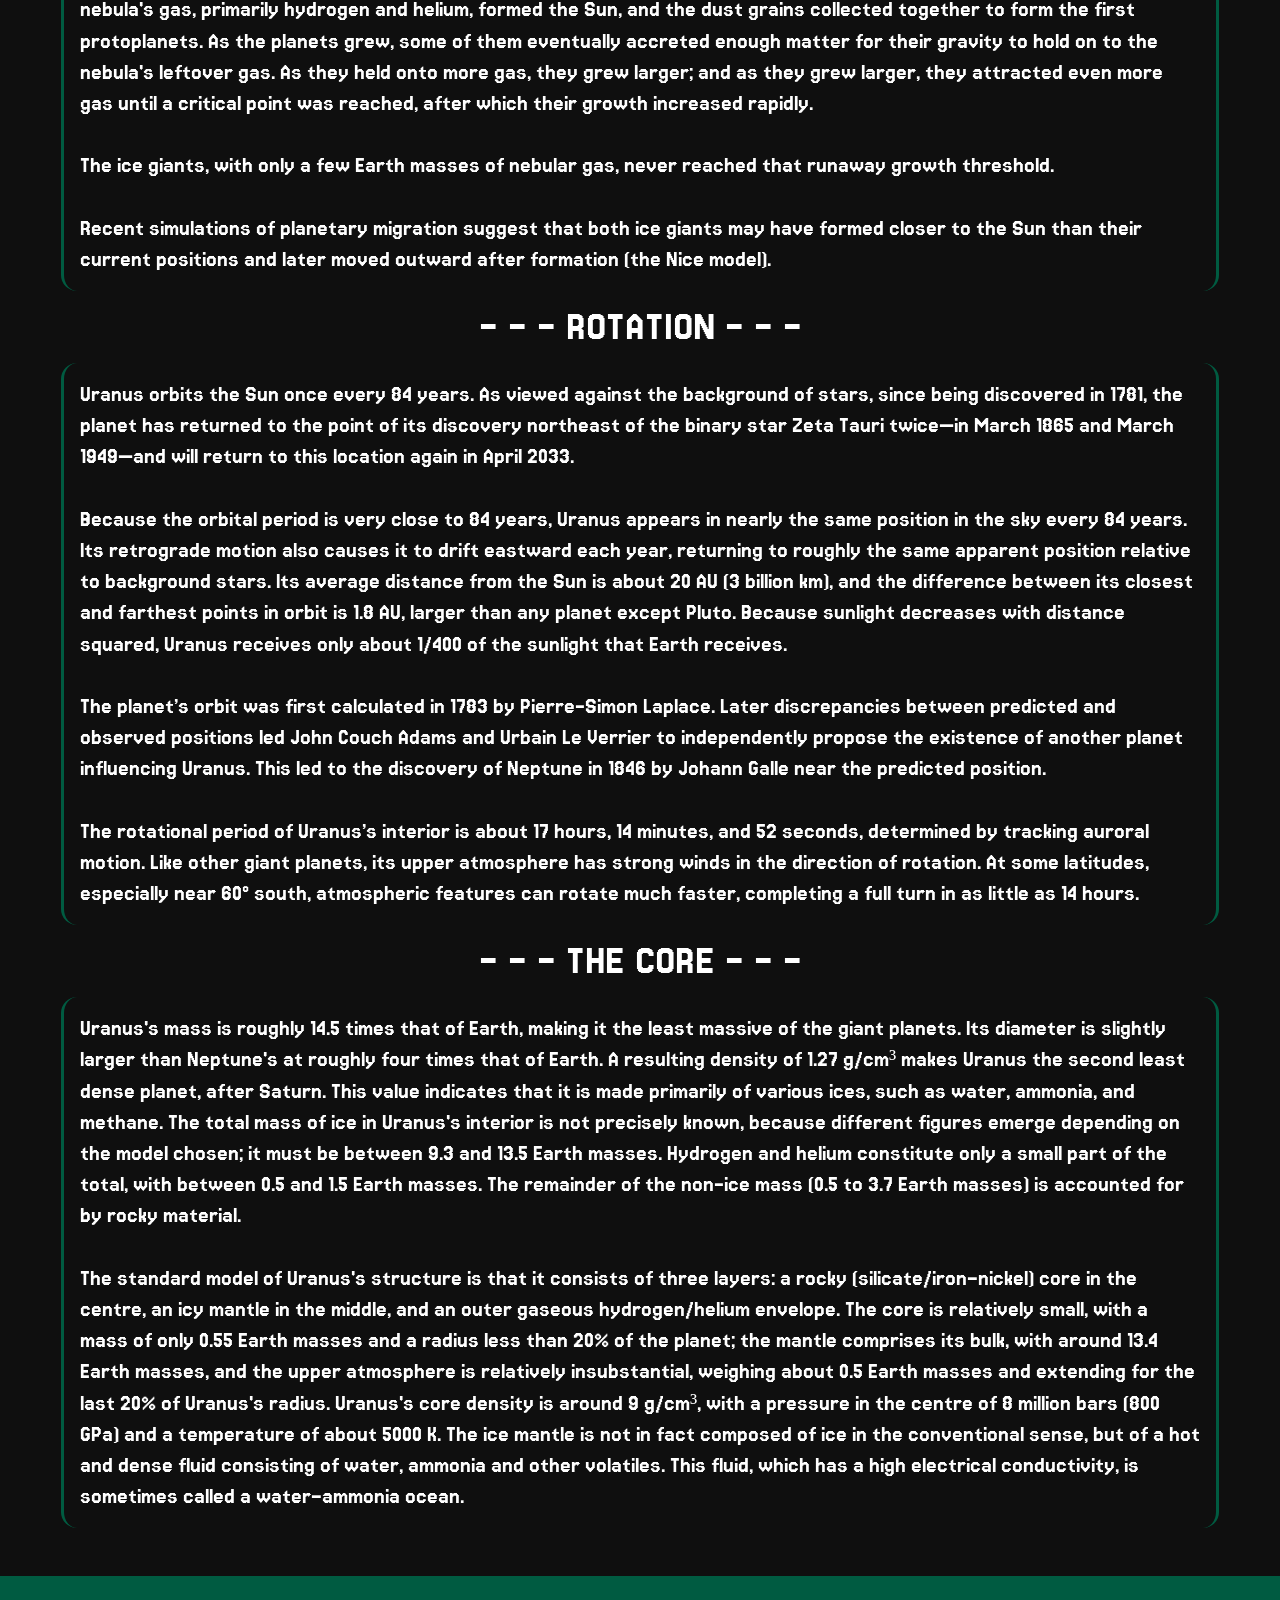
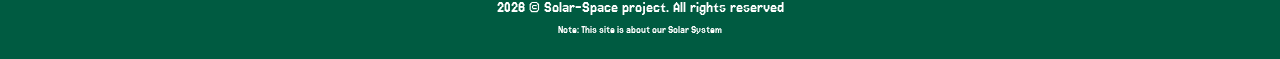
<file: html_folder/uranus.html>
<!DOCTYPE html>
<html lang="en">
<head>
    <meta charset="UTF-8">
    <meta name="viewport" content="width=device-width, initial-scale=1.0">
    <link rel="stylesheet" href="../style_folder/reset.css">
    <link rel="stylesheet" href="../style_folder/style.css">
    <link rel="stylesheet" href="../style_folder/responsive.css">
    <title>Solar-Space.Uranus</title>
</head>
<body>
    <header>
        <div class="logo">
            <a href="../index.html"><img src="../media_folder/logo.png" alt="logo"></a>
        </div>
        <button class="burger" id="burger">
            <span></span>
            <span></span>
            <span></span>
        </button>
        <div class="navbar" id="navbar">
            <nav>
                <ul>
                    <li>
                        <a href="./sun.html">Sun</a>
                    </li>
                    <li>
                        <a href="./mercury.html">Mercury</a>
                    </li>
                    <li>
                        <a href="./venus.html">Venus</a>
                    </li>
                    <li>
                        <a href="./earth.html">Earth</a>
                    </li>
                    <li>
                        <a href="./mars.html">Mars</a>
                    </li>
                    <li>
                        <a href="./jupiter.html">Jupiter</a>
                    </li>
                    <li>
                        <a href="./saturn.html">Saturn</a>
                    </li>
                    <li>
                        <a href="./uranus.html">Uranus</a>
                    </li>
                    <li>
                        <a href="./neptune.html">Neptune</a>
                    </li>
                    <li>
                        <a href="./pluto.html">Pluto</a>
                    </li>
                </ul>
            </nav>
        </div>
    </header>
    <section class="hero">
        <div class="hero_content_SO">
            <h1>discover things about Uranus</h1>
            <div class="planet_images">
                <img src="../media_folder/PixelMercury.png" alt="Mercury">
                <img src="../media_folder/PixelVenus.png" alt="Venus">
                <img src="../media_folder/PixelEarth.png" alt="Earth">
                <img src="../media_folder/PixelMars.png" alt="Mars">
                <img src="../media_folder/PixelJupiter.png" alt="Jupiter">
                <img src="../media_folder/PixelSaturn.png" alt="Saturn">
                <img src="../media_folder/PixelNeptune.png" alt="Neptune">
            </div>
        </div>
    </section>
    <main>
        <section class="main_info">
            <h2>Main information</h2>
            <div class="MI_Div">
                <p>
                    Uranus is the seventh planet from the Sun. It is a gaseous cyan-coloured ice giant. Most of the planet is made of water, ammonia, and methane in a supercritical phase of matter, which astronomy calls "ice" or volatiles. The planet's atmosphere has a complex layered cloud structure and has the lowest minimum temperature (49 K (−224 °C; −371 °F)) of all the Solar System's planets. It has a marked axial tilt of 82.23° with a retrograde rotation period of 17 hours and 14 minutes. This means that in an 84-Earth-year orbital period around the Sun, its poles experience about 42 years of continuous sunlight followed by 42 years of darkness.
                    <br><br>
                    Uranus has the third-largest diameter and fourth-largest mass among the Solar System's planets. Based on current models, beneath its volatile mantle layer lies a rocky core, surrounded by a thick hydrogen and helium atmosphere. Trace amounts of hydrocarbons (likely produced through chemical processes in the atmosphere) and carbon monoxide along with carbon dioxide (thought to have originated from comets) have been detected in the upper atmosphere. Uranus also shows unusual atmospheric behaviour, including peak wind speeds of up to 900 km/h (560 mph), variations in its polar regions, and irregular cloud activity. It also has very low internal heat compared to other giant planets, and the reason for this remains unclear.
                    <br><br>
                    Like the other giant planets, Uranus has a ring system, a magnetosphere, and many natural satellites. Its rings are extremely dark, reflecting only about 2% of incoming sunlight. Uranus has 29 known moons, including 19 regular moons and five major ones: Miranda, Ariel, Umbriel, Titania, and Oberon. Ten additional irregular moons orbit farther out. Its magnetosphere is highly asymmetric and filled with charged particles, which may contribute to the darkening of its rings and moons.
                    <br><br>
                    Uranus is technically visible to the naked eye, but it is extremely dim and moves very slowly against background stars, so it was not recognized as a planet until 1781 when William Herschel observed it. The planet is named after the Greek god Uranus (Ouranos). As of 2026, it has been visited only once by Voyager 2 in 1986. It remains a major target for future missions, including proposed orbiters and probes prioritized in recent planetary science surveys and mission concepts.
                </p>
                <img src="../media_folder/PixelUranus.png" alt="Uranus">
            </div>
        </section>
        <section class="general_characteristics">
            <h2>Formation</h2>
            <p>
                It is argued that the differences between the ice giants and the gas giants arise from their formation history. The Solar System is hypothesised to have formed from a rotating disk of gas and dust known as the presolar nebula. Much of the nebula's gas, primarily hydrogen and helium, formed the Sun, and the dust grains collected together to form the first protoplanets. As the planets grew, some of them eventually accreted enough matter for their gravity to hold on to the nebula's leftover gas. As they held onto more gas, they grew larger; and as they grew larger, they attracted even more gas until a critical point was reached, after which their growth increased rapidly.
                <br><br>
                The ice giants, with only a few Earth masses of nebular gas, never reached that runaway growth threshold.
                <br><br>
                Recent simulations of planetary migration suggest that both ice giants may have formed closer to the Sun than their current positions and later moved outward after formation (the Nice model).
            </p>
        </section>
        <section class="rotation">
            <h2>- - - Rotation - - -</h2>
            <p>
                Uranus orbits the Sun once every 84 years. As viewed against the background of stars, since being discovered in 1781, the planet has returned to the point of its discovery northeast of the binary star Zeta Tauri twice—in March 1865 and March 1949—and will return to this location again in April 2033.
                <br><br>
                Because the orbital period is very close to 84 years, Uranus appears in nearly the same position in the sky every 84 years. Its retrograde motion also causes it to drift eastward each year, returning to roughly the same apparent position relative to background stars. Its average distance from the Sun is about 20 AU (3 billion km), and the difference between its closest and farthest points in orbit is 1.8 AU, larger than any planet except Pluto. Because sunlight decreases with distance squared, Uranus receives only about 1/400 of the sunlight that Earth receives.
                <br><br>
                The planet’s orbit was first calculated in 1783 by Pierre-Simon Laplace. Later discrepancies between predicted and observed positions led John Couch Adams and Urbain Le Verrier to independently propose the existence of another planet influencing Uranus. This led to the discovery of Neptune in 1846 by Johann Galle near the predicted position.
                <br><br>
                The rotational period of Uranus’s interior is about 17 hours, 14 minutes, and 52 seconds, determined by tracking auroral motion. Like other giant planets, its upper atmosphere has strong winds in the direction of rotation. At some latitudes, especially near 60° south, atmospheric features can rotate much faster, completing a full turn in as little as 14 hours.
            </p>
        </section>
        <section class="core">
            <h2>- - - The core - - -</h2>
            <p>
                Uranus's mass is roughly 14.5 times that of Earth, making it the least massive of the giant planets. Its diameter is slightly larger than Neptune's at roughly four times that of Earth. A resulting density of 1.27 g/cm³ makes Uranus the second least dense planet, after Saturn. This value indicates that it is made primarily of various ices, such as water, ammonia, and methane. The total mass of ice in Uranus's interior is not precisely known, because different figures emerge depending on the model chosen; it must be between 9.3 and 13.5 Earth masses. Hydrogen and helium constitute only a small part of the total, with between 0.5 and 1.5 Earth masses. The remainder of the non-ice mass (0.5 to 3.7 Earth masses) is accounted for by rocky material.
                <br><br>
                The standard model of Uranus's structure is that it consists of three layers: a rocky (silicate/iron–nickel) core in the centre, an icy mantle in the middle, and an outer gaseous hydrogen/helium envelope. The core is relatively small, with a mass of only 0.55 Earth masses and a radius less than 20% of the planet; the mantle comprises its bulk, with around 13.4 Earth masses, and the upper atmosphere is relatively insubstantial, weighing about 0.5 Earth masses and extending for the last 20% of Uranus's radius. Uranus's core density is around 9 g/cm³, with a pressure in the centre of 8 million bars (800 GPa) and a temperature of about 5000 K. The ice mantle is not in fact composed of ice in the conventional sense, but of a hot and dense fluid consisting of water, ammonia and other volatiles. This fluid, which has a high electrical conductivity, is sometimes called a water–ammonia ocean.
            </p>
        </section>
    </main>
    <footer>
        <h4>2026 © Solar-Space project. All rights reserved</h4>
        <h5>Note: This site is about our Solar System</h5>
    </footer>
<script>
    const burger = document.getElementById("burger");
    const navbar = document.getElementById("navbar");
    burger.addEventListener("click", () => {
    navbar.classList.toggle("active");
});
</script>
</body>
</html>
</file>
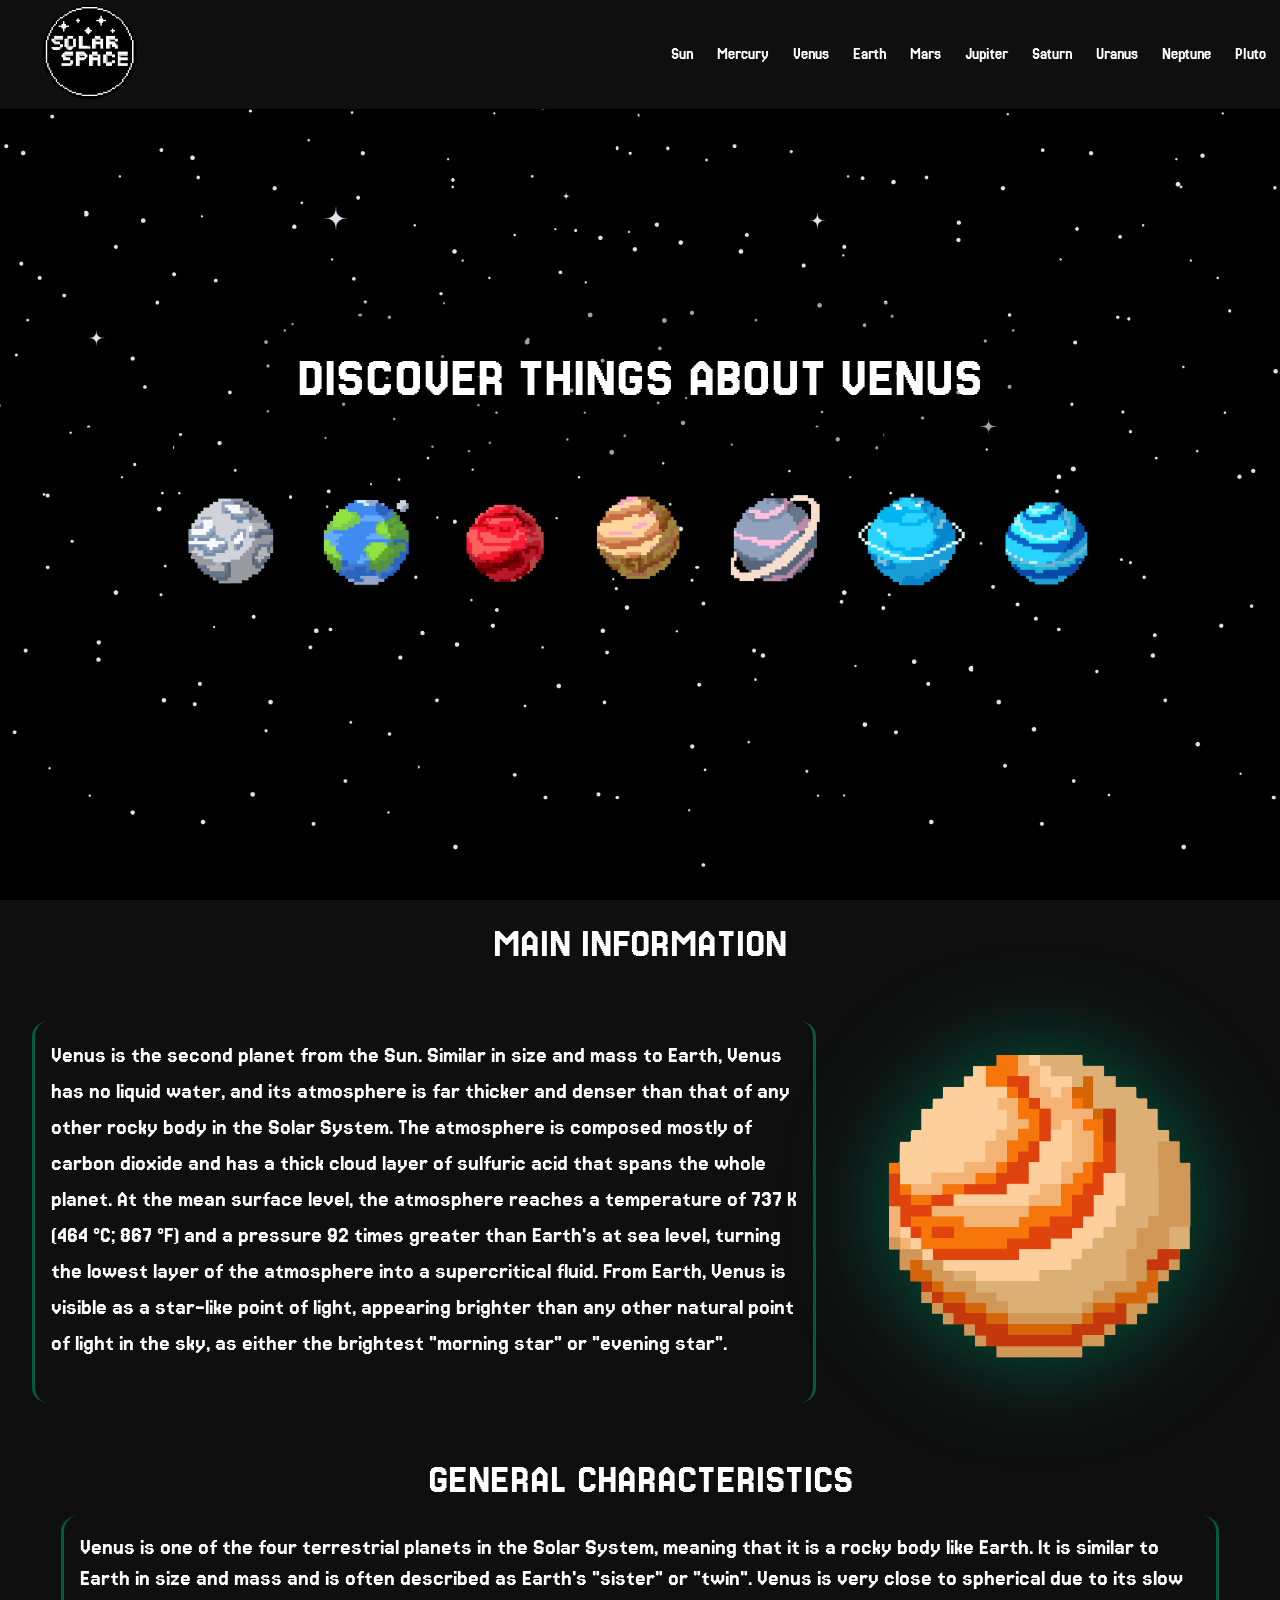
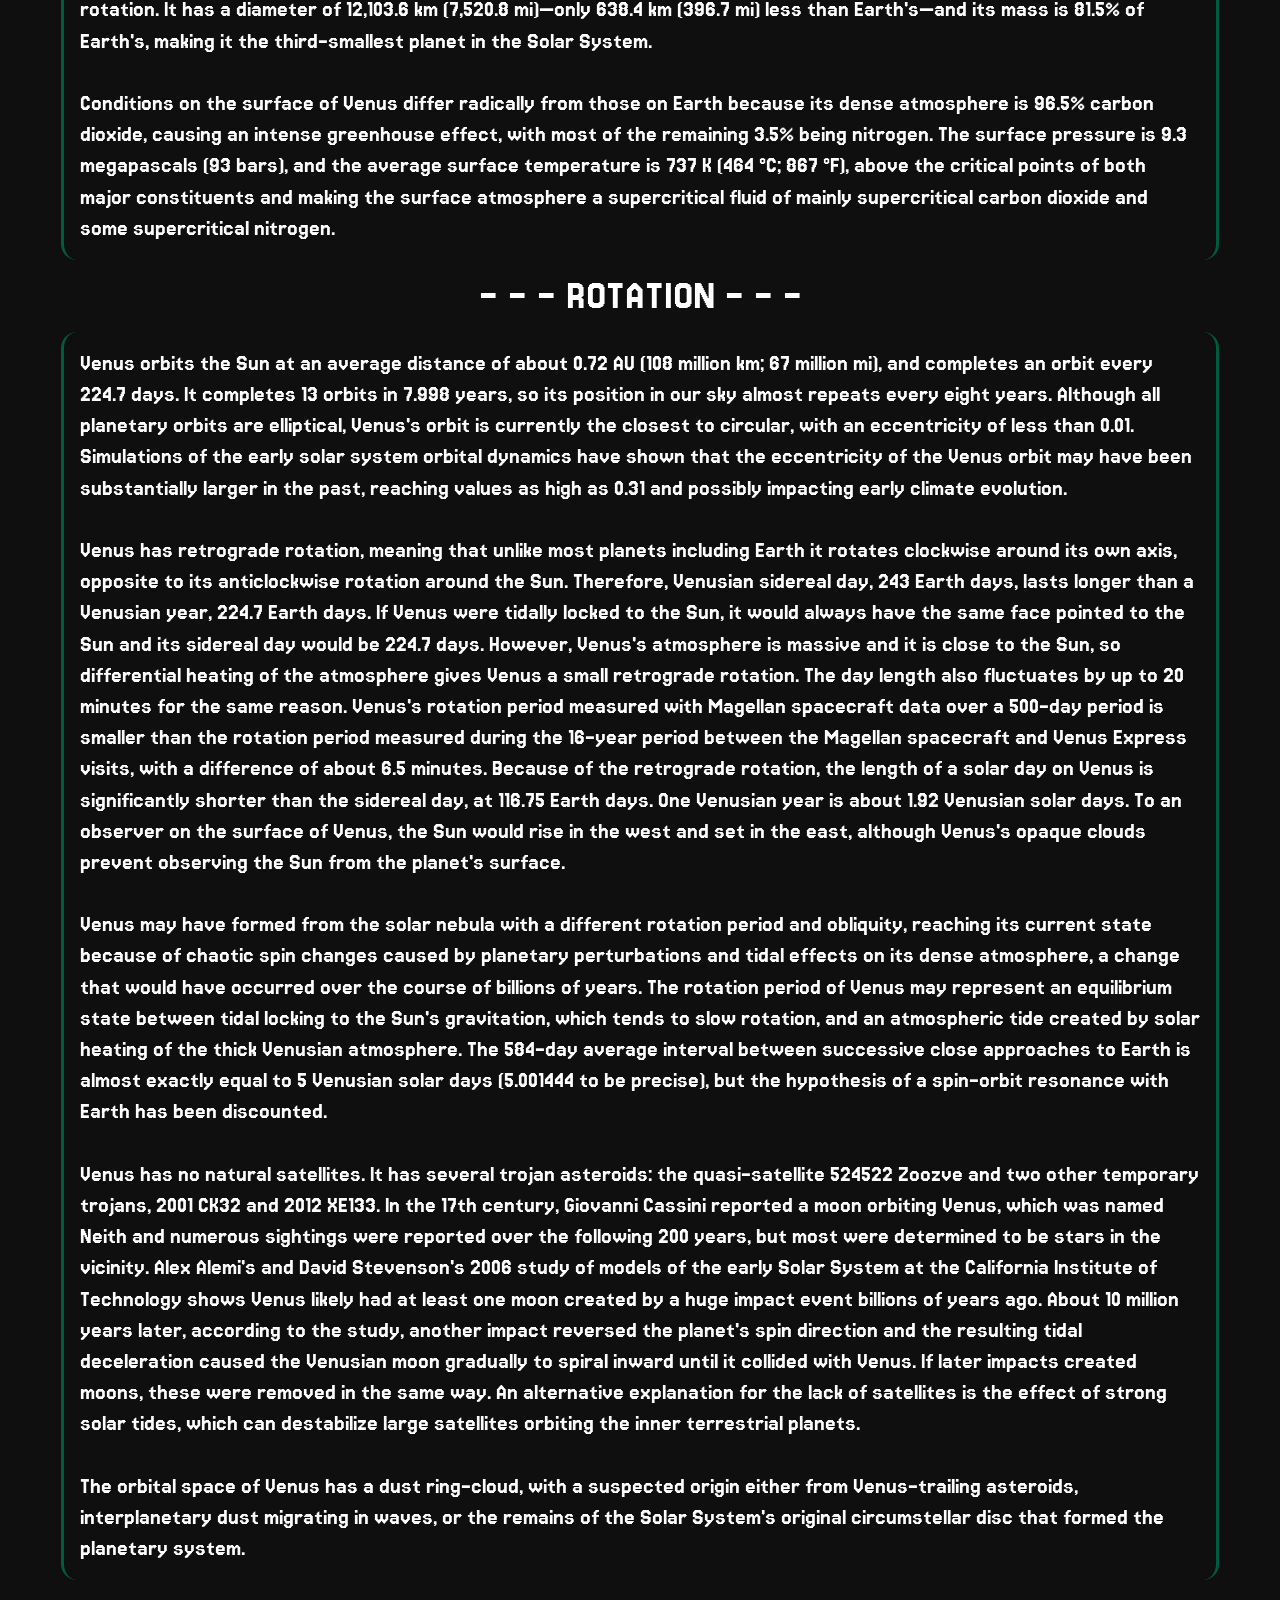
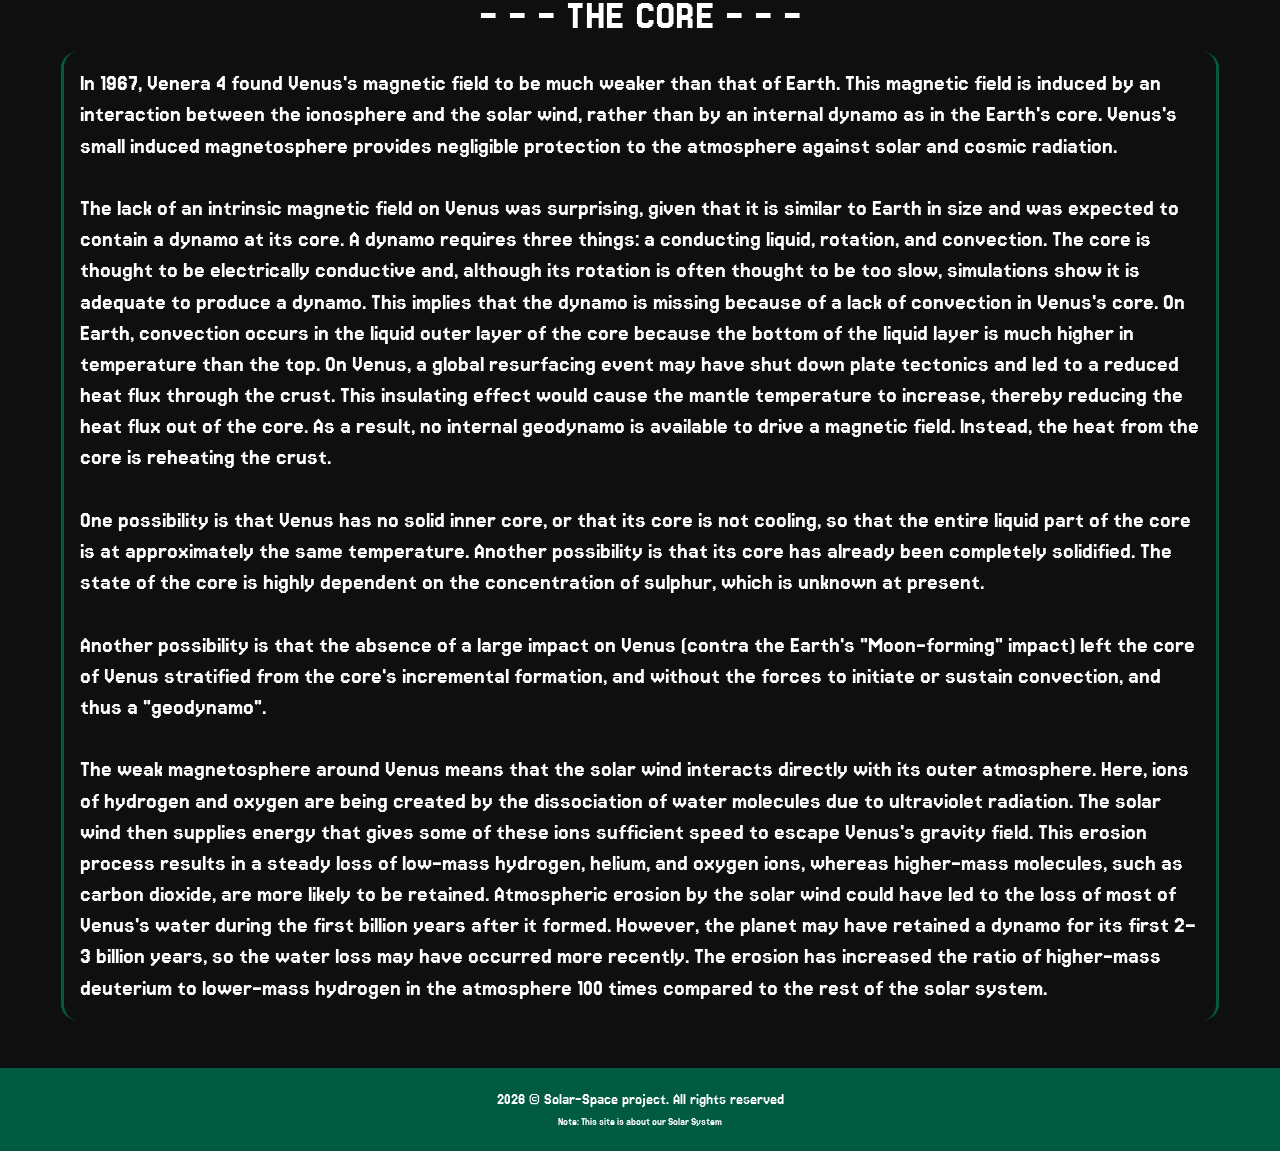
<file: html_folder/venus.html>
<!DOCTYPE html>
<html lang="en">
<head>
    <meta charset="UTF-8">
    <meta name="viewport" content="width=device-width, initial-scale=1.0">
    <link rel="stylesheet" href="../style_folder/reset.css">
    <link rel="stylesheet" href="../style_folder/style.css">
    <link rel="stylesheet" href="../style_folder/responsive.css">
    <title>Solar-Space.Venus</title>
</head>
<body>
    <header>
        <div class="logo">
            <a href="../index.html"><img src="../media_folder/logo.png" alt="logo"></a>
        </div>
        <button class="burger" id="burger">
            <span></span>
            <span></span>
            <span></span>
        </button>
        <div class="navbar" id="navbar">
            <nav>
                <ul>
                    <li>
                        <a href="./sun.html">Sun</a>
                    </li>
                    <li>
                        <a href="./mercury.html">Mercury</a>
                    </li>
                    <li>
                        <a href="./venus.html">Venus</a>
                    </li>
                    <li>
                        <a href="./earth.html">Earth</a>
                    </li>
                    <li>
                        <a href="./mars.html">Mars</a>
                    </li>
                    <li>
                        <a href="./jupiter.html">Jupiter</a>
                    </li>
                    <li>
                        <a href="./saturn.html">Saturn</a>
                    </li>
                    <li>
                        <a href="./uranus.html">Uranus</a>
                    </li>
                    <li>
                        <a href="./neptune.html">Neptune</a>
                    </li>
                    <li>
                        <a href="./pluto.html">Pluto</a>
                    </li>
                </ul>
            </nav>
        </div>
    </header>
    <section class="hero">
        <div class="hero_content_SO">
            <h1>discover things about Venus</h1>
            <div class="planet_images">
                <img src="../media_folder/PixelMercury.png" alt="Mercury">
                <img src="../media_folder/PixelEarth.png" alt="Earth">
                <img src="../media_folder/PixelMars.png" alt="Mars">
                <img src="../media_folder/PixelJupiter.png" alt="Jupiter">
                <img src="../media_folder/PixelSaturn.png" alt="Saturn">
                <img src="../media_folder/PixelUranus.png" alt="Uranus">
                <img src="../media_folder/PixelNeptune.png" alt="Neptune">
            </div>
        </div>
    </section>
    <main>
        <section class="main_info">
            <h2>Main information</h2>
            <div class="MI_Div">
                <p>
                    Venus is the second planet from the Sun. Similar in size and mass to Earth, Venus has no liquid water, and its atmosphere is far thicker and denser than that of any other rocky body in the Solar System. The atmosphere is composed mostly of carbon dioxide and has a thick cloud layer of sulfuric acid that spans the whole planet. At the mean surface level, the atmosphere reaches a temperature of 737 K (464 °C; 867 °F) and a pressure 92 times greater than Earth's at sea level, turning the lowest layer of the atmosphere into a supercritical fluid. From Earth, Venus is visible as a star-like point of light, appearing brighter than any other natural point of light in the sky, as either the brightest "morning star" or "evening star".
                    <br><br>
                    Venus orbits closer to the Sun than the Earth does. The orbits of Venus and Earth make the two planets approach each other in synodic periods of 1.6 years. In the course of this, Venus comes closer to Earth than any other planet. In interplanetary spaceflight from Earth, Venus is frequently used as a waypoint for gravity assists, offering a faster and more economical route. Venus has no moons and a very slow retrograde rotation about its axis, a result of competing forces of solar tidal locking and differential heating of Venus's massive atmosphere. As a result, a Venusian day is 116.75 Earth days long, about half a Venusian solar year, which is 224.7 Earth days long.
                    <br><br>
                    Venus has a weak magnetosphere; lacking an internal dynamo, it is induced by the solar wind interacting with the atmosphere. Internally, Venus has a core, a mantle, and a crust. Internal heat escapes through active volcanism, resulting in resurfacing, instead of plate tectonics. Venus may have had liquid surface water early in its history with a habitable environment, before a runaway greenhouse effect evaporated any water and turned Venus into its present state. There are atmospheric conditions at cloud layer altitudes that are the most similar ones to Earth in the Solar System and have been identified as possibly favourable for life on Venus, with potential biomarkers found in 2020, spurring new research and missions to Venus.
                    <br><br>
                    Throughout history humans across the globe have observed Venus and it has acquired particular importance in many cultures. With telescopes, the phases of Venus became discernible and, by 1613, were presented as decisive evidence disproving the then-dominant geocentric model and supporting the heliocentric model. Venus was visited for the first time in 1961 by Venera 1, which flew past the planet, achieving the first interplanetary spaceflight. The first data from Venus were returned during the second interplanetary mission, Mariner 2, in 1962. In 1967, the first interplanetary impactor, Venera 4, reached Venus, followed by the lander Venera 7 in 1970. As of 2025, Solar Orbiter is on its way to fly-by Venus in 2026, and the next mission planned to launch to Venus is the Venus Life Finder, scheduled for 2026 as well.
                </p>
                <img src="../media_folder/PixelVenus.png" alt="Venus">
            </div>
        </section>
        <section class="general_characteristics">
            <h2>General characteristics</h2>
            <p>
                Venus is one of the four terrestrial planets in the Solar System, meaning that it is a rocky body like Earth. It is similar to Earth in size and mass and is often described as Earth's "sister" or "twin". Venus is very close to spherical due to its slow rotation. It has a diameter of 12,103.6 km (7,520.8 mi)—only 638.4 km (396.7 mi) less than Earth's—and its mass is 81.5% of Earth's, making it the third-smallest planet in the Solar System.
                <br><br>
                Conditions on the surface of Venus differ radically from those on Earth because its dense atmosphere is 96.5% carbon dioxide, causing an intense greenhouse effect, with most of the remaining 3.5% being nitrogen. The surface pressure is 9.3 megapascals (93 bars), and the average surface temperature is 737 K (464 °C; 867 °F), above the critical points of both major constituents and making the surface atmosphere a supercritical fluid of mainly supercritical carbon dioxide and some supercritical nitrogen.
            </p>
        </section>
        <section class="rotation">
            <h2>- - - Rotation - - -</h2>
            <p>
                Venus orbits the Sun at an average distance of about 0.72 AU (108 million km; 67 million mi), and completes an orbit every 224.7 days. It completes 13 orbits in 7.998 years, so its position in our sky almost repeats every eight years. Although all planetary orbits are elliptical, Venus's orbit is currently the closest to circular, with an eccentricity of less than 0.01. Simulations of the early solar system orbital dynamics have shown that the eccentricity of the Venus orbit may have been substantially larger in the past, reaching values as high as 0.31 and possibly impacting early climate evolution.
                <br><br>
                Venus has retrograde rotation, meaning that unlike most planets including Earth it rotates clockwise around its own axis, opposite to its anticlockwise rotation around the Sun. Therefore, Venusian sidereal day, 243 Earth days, lasts longer than a Venusian year, 224.7 Earth days. If Venus were tidally locked to the Sun, it would always have the same face pointed to the Sun and its sidereal day would be 224.7 days. However, Venus's atmosphere is massive and it is close to the Sun, so differential heating of the atmosphere gives Venus a small retrograde rotation. The day length also fluctuates by up to 20 minutes for the same reason. Venus's rotation period measured with Magellan spacecraft data over a 500-day period is smaller than the rotation period measured during the 16-year period between the Magellan spacecraft and Venus Express visits, with a difference of about 6.5 minutes. Because of the retrograde rotation, the length of a solar day on Venus is significantly shorter than the sidereal day, at 116.75 Earth days. One Venusian year is about 1.92 Venusian solar days. To an observer on the surface of Venus, the Sun would rise in the west and set in the east, although Venus's opaque clouds prevent observing the Sun from the planet's surface.
                <br><br>
                Venus may have formed from the solar nebula with a different rotation period and obliquity, reaching its current state because of chaotic spin changes caused by planetary perturbations and tidal effects on its dense atmosphere, a change that would have occurred over the course of billions of years. The rotation period of Venus may represent an equilibrium state between tidal locking to the Sun's gravitation, which tends to slow rotation, and an atmospheric tide created by solar heating of the thick Venusian atmosphere. The 584-day average interval between successive close approaches to Earth is almost exactly equal to 5 Venusian solar days (5.001444 to be precise), but the hypothesis of a spin-orbit resonance with Earth has been discounted.
                <br><br>
                Venus has no natural satellites. It has several trojan asteroids: the quasi-satellite 524522 Zoozve and two other temporary trojans, 2001 CK32 and 2012 XE133. In the 17th century, Giovanni Cassini reported a moon orbiting Venus, which was named Neith and numerous sightings were reported over the following 200 years, but most were determined to be stars in the vicinity. Alex Alemi's and David Stevenson's 2006 study of models of the early Solar System at the California Institute of Technology shows Venus likely had at least one moon created by a huge impact event billions of years ago. About 10 million years later, according to the study, another impact reversed the planet's spin direction and the resulting tidal deceleration caused the Venusian moon gradually to spiral inward until it collided with Venus. If later impacts created moons, these were removed in the same way. An alternative explanation for the lack of satellites is the effect of strong solar tides, which can destabilize large satellites orbiting the inner terrestrial planets.
                <br><br>
                The orbital space of Venus has a dust ring-cloud, with a suspected origin either from Venus-trailing asteroids, interplanetary dust migrating in waves, or the remains of the Solar System's original circumstellar disc that formed the planetary system.
            </p>
        </section>
        <section class="core">
            <h2>- - - The core - - -</h2>
            <p>
                In 1967, Venera 4 found Venus's magnetic field to be much weaker than that of Earth. This magnetic field is induced by an interaction between the ionosphere and the solar wind, rather than by an internal dynamo as in the Earth's core. Venus's small induced magnetosphere provides negligible protection to the atmosphere against solar and cosmic radiation.
                <br><br>
                The lack of an intrinsic magnetic field on Venus was surprising, given that it is similar to Earth in size and was expected to contain a dynamo at its core. A dynamo requires three things: a conducting liquid, rotation, and convection. The core is thought to be electrically conductive and, although its rotation is often thought to be too slow, simulations show it is adequate to produce a dynamo. This implies that the dynamo is missing because of a lack of convection in Venus's core. On Earth, convection occurs in the liquid outer layer of the core because the bottom of the liquid layer is much higher in temperature than the top. On Venus, a global resurfacing event may have shut down plate tectonics and led to a reduced heat flux through the crust. This insulating effect would cause the mantle temperature to increase, thereby reducing the heat flux out of the core. As a result, no internal geodynamo is available to drive a magnetic field. Instead, the heat from the core is reheating the crust.
                <br><br>
                One possibility is that Venus has no solid inner core, or that its core is not cooling, so that the entire liquid part of the core is at approximately the same temperature. Another possibility is that its core has already been completely solidified. The state of the core is highly dependent on the concentration of sulphur, which is unknown at present.
                <br><br>
                Another possibility is that the absence of a large impact on Venus (contra the Earth's "Moon-forming" impact) left the core of Venus stratified from the core's incremental formation, and without the forces to initiate or sustain convection, and thus a "geodynamo".
                <br><br>
                The weak magnetosphere around Venus means that the solar wind interacts directly with its outer atmosphere. Here, ions of hydrogen and oxygen are being created by the dissociation of water molecules due to ultraviolet radiation. The solar wind then supplies energy that gives some of these ions sufficient speed to escape Venus's gravity field. This erosion process results in a steady loss of low-mass hydrogen, helium, and oxygen ions, whereas higher-mass molecules, such as carbon dioxide, are more likely to be retained. Atmospheric erosion by the solar wind could have led to the loss of most of Venus's water during the first billion years after it formed. However, the planet may have retained a dynamo for its first 2–3 billion years, so the water loss may have occurred more recently. The erosion has increased the ratio of higher-mass deuterium to lower-mass hydrogen in the atmosphere 100 times compared to the rest of the solar system.
            </p>
        </section>
    </main>
    <footer>
        <h4>2026 © Solar-Space project. All rights reserved</h4>
        <h5>Note: This site is about our Solar System</h5>
    </footer>
<script>
    const burger = document.getElementById("burger");
    const navbar = document.getElementById("navbar");
    burger.addEventListener("click", () => {
    navbar.classList.toggle("active");
});
</script>
</body>
</html>
</file>
<file: style_folder/style.css>
@import url('https://fonts.googleapis.com/css2?family=Jersey+10&family=Jersey+25&display=swap');
@import url('https://fonts.googleapis.com/css2?family=Jersey+15&display=swap');

body{
    background-color: var(--main_color);
    color: white;
}

:root{
--main_color: #0F0F0F;
--secondMain_color: #232D3F;
--thirdMain_color: #005B41;
--fourthMain_color: #05b099;
--mainText_font: "Jersey 25";
--secondText_font: "Jersey 15";
--textFont_extraLarge: 3.5rem;
--textFont_large: 3rem;
--textFont_huge: 2.5rem;
--textFont_big: 1.5rem;
--textFont_medium: 1rem;
--textFont_small: 0.7rem;

}

body{
    margin: 0;
    overflow-x: hidden;
}

/* - - - - -HEADER- - - - - */

header{
    position: fixed;
    z-index: 3;
    top: 0;
    left: 0;
    right: 0;
    height: 5rem;
    padding: 0.9rem;
    display: flex;
    flex-direction: row;
    justify-content: space-between;
    align-items: center;
    background-color: var(--main_color);
}
/* -Logo- */ 

.logo img{
    height: 9rem;
    transition: all 0.7s ease;
    cursor: pointer;
}

.logo img:hover{
    transform: scale(1.1);
    filter: drop-shadow(0 0 0.3rem var(--thirdMain_color));
}

/* -Navigation Bar- */

.navbar ul{
    display: flex;
    flex-direction: row;
    gap: 1.5rem;
}

li a{
    cursor: grab;
    font-family: var(--mainText_font), sans-serif;
    font-size: var(--textFont_medium);
    display: inline-block;
    color: white;
    text-decoration: none;
    transition: all 0.5s ease;
}
li a:hover{
    transform: scale(1.5);
    color: var(--fourthMain_color);
}

/* - - - - - - - - - - - - - - - - - - - - - - - - - */

/* -HERO- */

.hero{
    z-index: 2;
    width: 100%;
    height: 100vh;
    position: relative;
    display: flex;
    align-items: center;
    justify-content: center;
}

.hero_content{
    z-index: 3;
    display: flex;
    flex-direction: column;
    align-items: center;
}

.hero h1{
    cursor: default;
    text-transform: uppercase;
    z-index: 3;
    position: relative;
    color: white;
    font-family: var(--mainText_font), sans-serif;
    font-size: var(--textFont_extraLarge);
    background-color:rgba(0, 0, 0, 0.285);
    padding: 3rem;
    border-radius: 50rem;
    transition: all 0.3s ease-out;
}

.hero h1:hover{
    transform: scale(1.1);
    background: linear-gradient(
        90deg,
        rgba(138, 240, 240, 0.795),
        var(--fourthMain_color),
        var(--thirdMain_color),
        var(--secondMain_color),
        var(--main_color),
        var(--fourthMain_color),
        rgba(138, 240, 240, 0.795)
    );
    background-size: 300%;
    -webkit-background-clip: text;
    -webkit-text-fill-color: transparent;
    animation: rainbowMove 5s linear infinite;
}

.planet_images{ 
    position: relative;
    display: flex;
    justify-content: center;
    align-items: center;
    gap: 1.5rem;
    margin-top: 2rem;
    z-index: 4;
}

.planet_images img{
    height: 7rem;
    width: 7rem;
    transition: all 0.5s ease;
}

.planet_images img:hover{
    transform: scale(1.2);
    filter: drop-shadow(0 0 10px var(--fourthMain_color));
}

.bg_video{
    position: absolute;
    width: 100%;
    height: 100%;
    object-fit: cover;
    z-index: 1;
}

@keyframes rainbowMove{
    0%{
        background-position: 0%;
    }
    100%{
        background-position: 300%;
    }
}

/* - - - - - - - - - - - - - - - - - - - - - - - - - */

/* -MAIN- */

/* -Main info- */

.main_info{
    margin-top: 1.5rem;
    display: flex;
    flex-direction: column;
    gap: 1rem;
    align-items: center
}

.main_info h2{
    font-family: var(--mainText_font), sans-serif;
    font-size: var(--textFont_huge);
    font-weight: 500;
    transition: all 0.5s ease;
    cursor: default;
    text-transform: uppercase;
}

.main_info h2:hover{
    background: linear-gradient(
        90deg,
        rgba(138, 240, 240, 0.795),
        var(--fourthMain_color),
        var(--thirdMain_color),
        var(--secondMain_color),
        var(--main_color),
        var(--fourthMain_color),
        rgba(138, 240, 240, 0.795)
    );
    background-size: 300%;
    -webkit-background-clip: text;
    -webkit-text-fill-color: transparent;
    animation: rainbowMove 5s linear infinite;
    border: 3px solid var(--thirdMain_color);
    border-radius: 3rem;
    padding: 0.7rem;
}

.main_info p{
    font-family: var(--secondText_font);
    font-size: var(--textFont_big);
    padding: 1rem;
    line-height: 1.3;
    border-left: 3px solid var(--thirdMain_color);
    border-right: 3px solid var(--thirdMain_color);
    border-radius: 1rem;
    transition: 0.5s ease;
    max-width: 70rem;
}

.main_info p:hover{
    border-left-color: var(--fourthMain_color);
    border-right-color: var(--fourthMain_color);
    box-shadow: 0 0 20px rgba(138,240,240,0.2);
}

/* -Formation & evolution- */

.FAE_div{
    position: relative;
    width: 100%;
    display: flex;
    flex-direction: column;
    align-items: center;
    overflow: hidden;
    gap: 0.5rem;
}

.spaceBg1{
    max-width: 100%;
    height: 100%;
    position: absolute;
    opacity: 0.25;
    z-index: 1;
}

.formation_and_evolution{
    margin-top: 1.5rem;
    display: flex;
    flex-direction: column;
    gap: 1rem;
    align-items: center;
}

.formation_and_evolution h2{
    z-index: 2;
    font-family: var(--mainText_font), sans-serif;
    font-size: var(--textFont_large);
    font-weight: 500;
    transition: all 0.5s ease;
    cursor: default;
    text-transform: uppercase;
    border: 3px solid var(--thirdMain_color);
    border-radius: 3rem;
    padding: 0.7rem 10rem 0.7rem 10rem;
}

.formation_and_evolution h2:hover{
    background: linear-gradient(
        90deg,
        rgba(138, 240, 240, 0.795),
        var(--fourthMain_color),
        var(--thirdMain_color),
        var(--secondMain_color),
        var(--main_color),
        var(--fourthMain_color),
        rgba(138, 240, 240, 0.795)
    );
    background-size: 300%;
    -webkit-background-clip: text;
    -webkit-text-fill-color: transparent;
    animation: rainbowMove 5s linear infinite;
    border-color: white;
}

.formation_and_evolution h3{
    z-index: 2;
    font-family: var(--mainText_font), sans-serif;
    font-size: var(--textFont_huge);
    font-weight: 500;
    transition: all 0.5s ease;
    cursor: default;
    text-transform: uppercase;
}

.formation_and_evolution h3:hover{
    background: linear-gradient(
        90deg,
        rgba(138, 240, 240, 0.795),
        var(--fourthMain_color),
        var(--thirdMain_color),
        var(--secondMain_color),
        var(--main_color),
        var(--fourthMain_color),
        rgba(138, 240, 240, 0.795)
    );
    background-size: 300%;
    -webkit-background-clip: text;
    -webkit-text-fill-color: transparent;
    animation: rainbowMove 5s linear infinite;
}

.formation_and_evolution p{
    font-family: var(--secondText_font);
    font-size: var(--textFont_big);
    padding: 1rem;
    line-height: 1.3;
    border-left: 3px solid var(--thirdMain_color);
    border-right: 3px solid var(--thirdMain_color);
    border-radius: 1rem;
    transition: 0.5s ease;
    max-width: 70rem;
}

.formation_and_evolution p:hover{
    border-left-color: var(--fourthMain_color);
    border-right-color: var(--fourthMain_color);
    box-shadow: 0 0 20px rgba(138,240,240,0.2);
}

/* - - - - - - - - - - - - - - - - - - - - - - - - - */

/* -FOOTER- */

footer{
    display: flex;
    align-items: center;
    flex-direction: column;
    gap: 0.5rem;
    margin-top: 3rem;
    padding: 1.5rem;
    background-color: var(--thirdMain_color);
}

footer h4{
    font-family: var(--secondText_font);
    font-size: var(--textFont_medium);
    transition: 0.5s ease;
}

footer h5{
    font-family: var(--secondText_font);
    font-size: var(--textFont_small);
    transition: 0.5s ease;
}

footer img{
    height: 5rem;
}

/* - - - - - - - - - - - - - - - - - - - - - - - - - */

/* -HTML FOLDER- */

.hero_content_SO{
    width: 100%;
    height: 100vh;
    background-image: url("../media_folder/space_Bg2.jpeg");
    background-size: cover;
    background-position: center;
    position: relative;
    display: flex;
    flex-direction: column;
    align-items: center;
    justify-content: center;
}

.MI_Div{
    display: flex;
    gap: 2rem;
    padding: 2rem;
    align-items: center;
}

.MI_Div img{
    width: 100%;
    max-width: 25rem;
    transition: all 0.5s ease;
    filter: drop-shadow(0 0 3rem var(--thirdMain_color));
}

#pluto_MI img{
    width: 100%;
    max-width: 30rem;
    transition: all 0.5s ease;
    filter: drop-shadow(0 0 3rem var(--thirdMain_color));
}

.MI_Div img:hover{
    transform: scale(1.05) rotate(10deg);
    filter: drop-shadow(0 0 3rem var(--fourthMain_color));
}

.MI_Div p{
    margin: 0;
    line-height: 1.5;
    max-height: 350px;
    overflow-y: auto;
    font-family: var(--secondText_font);
    font-size: var(--textFont_big);
    padding: 1rem;
    border-left: 3px solid var(--thirdMain_color);
    border-right: 3px solid var(--thirdMain_color);
    border-radius: 1rem;
}

.MI_Div p::-webkit-scrollbar{
    scrollbar-width: none;
}

.general_characteristics{
    margin-top: 1rem;
    display: flex;
    flex-direction: column;
    align-items: center;
}

.general_characteristics h2{
    font-family: var(--mainText_font), sans-serif;
    font-size: var(--textFont_huge);
    font-weight: 500;
    transition: all 0.5s ease;
    cursor: default;
    text-transform: uppercase;
}

.general_characteristics h2:hover{
    background: linear-gradient(
        90deg,
        rgba(138, 240, 240, 0.795),
        var(--fourthMain_color),
        var(--thirdMain_color),
        var(--secondMain_color),
        var(--main_color),
        var(--fourthMain_color),
        rgba(138, 240, 240, 0.795)
    );
    background-size: 300%;
    -webkit-background-clip: text;
    -webkit-text-fill-color: transparent;
    animation: rainbowMove 5s linear infinite;
    border: 3px solid var(--thirdMain_color);
    border-radius: 3rem;
    padding: 0.7rem;
}

.general_characteristics p{
    margin-top: 1rem;
    font-family: var(--secondText_font);
    font-size: var(--textFont_big);
    padding: 1rem;
    line-height: 1.3;
    border-left: 3px solid var(--thirdMain_color);
    border-right: 3px solid var(--thirdMain_color);
    border-radius: 1rem;
    transition: 0.5s ease;
    max-width: 70rem;
}

.general_characteristics p:hover{
    border-left-color: var(--fourthMain_color);
    border-right-color: var(--fourthMain_color);
    box-shadow: 0 0 20px rgba(138,240,240,0.2);
}

.rotation{
    margin-top: 1rem;
    display: flex;
    flex-direction: column;
    align-items: center;
}

.rotation h2{
    font-family: var(--mainText_font), sans-serif;
    font-size: var(--textFont_huge);
    font-weight: 500;
    transition: all 0.5s ease;
    cursor: default;
    text-transform: uppercase;
}

.rotation h2:hover{
    background: linear-gradient(
        90deg,
        rgba(138, 240, 240, 0.795),
        var(--fourthMain_color),
        var(--thirdMain_color),
        var(--secondMain_color),
        var(--main_color),
        var(--fourthMain_color),
        rgba(138, 240, 240, 0.795)
    );
    background-size: 300%;
    -webkit-background-clip: text;
    -webkit-text-fill-color: transparent;
    animation: rainbowMove 5s linear infinite;
    border: 3px solid var(--thirdMain_color);
    border-radius: 3rem;
    padding: 0.7rem;
}

.rotation p{
    margin-top: 1rem;
    font-family: var(--secondText_font);
    font-size: var(--textFont_big);
    padding: 1rem;
    line-height: 1.3;
    border-left: 3px solid var(--thirdMain_color);
    border-right: 3px solid var(--thirdMain_color);
    border-radius: 1rem;
    transition: 0.5s ease;
    max-width: 70rem;
}

.rotation p:hover{
    border-left-color: var(--fourthMain_color);
    border-right-color: var(--fourthMain_color);
    box-shadow: 0 0 20px rgba(138,240,240,0.2);
}

.core{
    margin-top: 1rem;
    display: flex;
    flex-direction: column;
    align-items: center;
}

.core h2{
    font-family: var(--mainText_font), sans-serif;
    font-size: var(--textFont_huge);
    font-weight: 500;
    transition: all 0.5s ease;
    cursor: default;
    text-transform: uppercase;
}

.core h2:hover{
    background: linear-gradient(
        90deg,
        rgba(138, 240, 240, 0.795),
        var(--fourthMain_color),
        var(--thirdMain_color),
        var(--secondMain_color),
        var(--main_color),
        var(--fourthMain_color),
        rgba(138, 240, 240, 0.795)
    );
    background-size: 300%;
    -webkit-background-clip: text;
    -webkit-text-fill-color: transparent;
    animation: rainbowMove 5s linear infinite;
    border: 3px solid var(--thirdMain_color);
    border-radius: 3rem;
    padding: 0.7rem;
}

.core p{
    margin-top: 1rem;
    font-family: var(--secondText_font);
    font-size: var(--textFont_big);
    padding: 1rem;
    line-height: 1.3;
    border-left: 3px solid var(--thirdMain_color);
    border-right: 3px solid var(--thirdMain_color);
    border-radius: 1rem;
    transition: 0.5s ease;
    max-width: 70rem;
}

.core p:hover{
    border-left-color: var(--fourthMain_color);
    border-right-color: var(--fourthMain_color);
    box-shadow: 0 0 20px rgba(138,240,240,0.2);
}

/* -BURGER MENU- */

.burger{
    display: none;
    flex-direction: column;
    justify-content: space-between;
    width: 35px;
    height: 25px;
    background: transparent;
    border: none;
    cursor: pointer;
    z-index: 1001;
}

.burger span{
    width: 100%;
    height: 4px;
    background-color: var(--thirdMain_color);
    border-radius: 5px;
}
</file>
<file: style_folder/responsive.css>
:root{
--main_color: #0F0F0F;
--secondMain_color: #232D3F;
--thirdMain_color: #005B41;
--fourthMain_color: #05b099;
--mainText_font: "Jersey 25";
--secondText_font: "Jersey 15";
--textFont_extraLarge: 3.5rem;
--textFont_large: 3rem;
--textFont_huge: 2.5rem;
--textFont_big: 1.5rem;
--textFont_medium: 1rem;
--textFont_small: 0.7rem;
--textFont_tiny: 0.5rem;
--textFont_extraTiny: 0.3rem;

}

/* PC */

@media(max-width:1200px){
    .hero h1{
        font-size: var(--textFont_large);
    }

    .main_info p{
        max-width: 60rem;
    }

    .formation_and_evolution{
        max-width: 60rem;
        margin: 0 auto;
    }

    /* other html */

    .MI_Div{
        max-width: 65rem;
    }

    .general_characteristics p, .rotation p, .core p{
        max-width: 65rem;
        margin: 0 auto;
    }
    .hero_content_SO img{
        height: 5rem;
        width: 5rem;
    }

    .MI_Div img{
        height: 15rem;
        width: 15rem;
    }
}

@media(max-width:1100px){
    .MI_Div{
        max-width: 55rem;
    }

    .general_characteristics p, .rotation p, .core p{
        max-width: 55rem;
        margin: 0 auto;
    }
}

/* LAPTOP */

@media(max-width:1024px){
    .hero h1{
        font-size: var(--textFont_large);
    }

    .main_info p{
        max-width: 55rem;
    }

    .formation_and_evolution{
        max-width: 55rem;
        margin: 0 auto;
    }
}

@media(max-width:950px){
    .hero h1{
        font-size: var(--textFont_huge);
    }

    .planet_images img{
        height: 5rem;
        width: 5rem;
    }

    .main_info p{
        max-width: 50rem;
    }

    .formation_and_evolution{
        max-width: 50rem;
        margin: 0 auto;
    }

    .formation_and_evolution h2{
        font-size: var(--textFont_huge);
    }

    /* other html */
    .MI_Div{
            max-width: 65rem;
        }

    .general_characteristics p, .rotation p, .core p{
        max-width: 50rem;
        margin: 0 auto;
    }
}

@media(max-width:900px){
    .burger{
        display: flex;
    }
    
    .navbar{
        position: absolute;
        top: 100%;
        left: 0;
        width: 100%;
        background-color: var(--secondMain_color);
        max-height: 0;
        overflow: hidden;
        transition: max-height 0.4s ease;
        background-color: var(--secondMain_color);
        transition:
            max-height 0.4s ease,
            background-color 0.4s ease;
    }

    .navbar.active{
        max-height: 700px;
        background-color: var(--main_color);
    }

    .navbar ul{
        flex-direction: column;
        align-items: center;
        padding: 1rem 0;
        gap: 1rem;
    }
}

@media(max-width:850px){
    .hero h1{
        font-size: var(--textFont_big);
    }

    .navbar a{
        font-size: var(--textFont_small);
    }

    .planet_images img{
        height: 4rem;
        width: 4rem;
    }
    .main_info p{
        max-width: 45rem;
    }

    .formation_and_evolution{
        max-width: 45rem;
        margin: 0 auto;
    }

    .formation_and_evolution h2{
        margin-top: 1rem;
        font-size: var(--textFont_big);
    }

    /* other html */
    .MI_Div{
            max-width: 55rem;
        }
    
    .MI_Div img{
            height: 15rem;
            height: 15rem;
        }
        
    .general_characteristics p, .rotation p, .core p{
        max-width: 40rem;
        margin: 0 auto;
    }

}

/* TABLET */

@media(max-width:768px){
    .planet_images img{
        height: 3.5rem;
        width: 3.5rem;
    }
    .main_info p{
        max-width: 40rem;
    }

    .formation_and_evolution{
        max-width: 40rem;
        margin: 0 auto;
    }
}

@media(max-width:700px){
    .logo img{
        height: 7rem;
    }

    .navbar a{
        font-size: var(--textFont_tiny);
    }

    .main_info p{
        max-width: 35rem;
    }

    .formation_and_evolution{
        max-width: 35rem;
        margin: 0 auto;
    }

    .formation_and_evolution h2{
        font-size: var(--textFont_medium);
    }

    /* other html */

    .MI_Div{
            max-width: 50rem;
        }
        
    .general_characteristics p, .rotation p, .core p{
        max-width: 35rem;
        margin: 0 auto;
    }
}

@media(max-width:650px){
    .hero h1{
        font-size: var(--textFont_medium);
    }

    .planet_images img{
        height: 3rem;
        width: 3rem;
    }

    .main_info p{
        max-width: 30rem;
    }

    .formation_and_evolution{
        max-width: 30rem;
        margin: 0 auto;
    }
    .formation_and_evolution h2{
        font-size: var(--textFont_small);
    }

    #extra_page{
        display: none;
    }
}

@media(max-width:600px){
    .hero h1{
        font-size: var(--textFont_medium);
    }

    .planet_images img{
        height: 3rem;
        width: 3rem;
    }

    .main_info p{
        max-width: 30rem;
    }

    .formation_and_evolution{
        max-width: 30rem;
        margin: 0 auto;
    }
    .formation_and_evolution h2{
        font-size: var(--textFont_small);
    }

    .navbar a{
        font-size: var(--textFont_extraTiny);
    }

    /* other html */

    .MI_Div{
            max-width: 70rem;
            flex-direction: column;
        }
        
    .general_characteristics h2, .rotation h2, .core h2{
        font-size: var(--textFont_big);
        margin-bottom: 1rem;
    }
    .general_characteristics p, .rotation p, .core p{
        max-width: 25rem;
        margin: 0 auto;
    }

    .hero_content_SO img{
        height: 2rem;
        width: 2rem;
    }
}


@media(max-width:550px){
    .logo img{
        height: 5rem;
    }
    .planet_images img{
        height: 2.5rem;
        width: 2.5rem;
    }

    .main_info p{
        max-width: 25rem;
    }

    .formation_and_evolution{
        max-width: 25rem;
        margin: 0 auto;
    }

    .formation_and_evolution h2{
        font-size: var(--textFont_extraTiny);
    }
}

@media(max-width: 500px){
    .MI_Div{
        max-width: 90rem;
    }

    .MI_Div img{
        height: 15rem;
        width: 15rem;
    }

    .hero_content_SO img{
        height: 2rem;
        width: 2rem;
    }

    .general_characteristics p, .rotation p, .core p{
        max-width: 23rem;
        margin: 0 auto;
    }

    .hero_content_SO img{
        height: 1.5rem;
        width: 1.5rem;
    }
}

/* PHONE */

@media(max-width:480px){
    .planet_images img{
        height: 2.5rem;
        width: 2.5rem;
    }

    .main_info p{
        max-width: 22rem;
    }

    .formation_and_evolution h2{
        padding: 1rem;
    }

    .formation_and_evolution h3{
        font-size: var(--textFont_big);
    }

    .formation_and_evolution{
        max-width: 22rem;
        margin: 0 auto;
    }

    .hero_content_SO img{
        height: 1.5rem;
        width: 1.5rem;
    }
}

@media(max-width:450px){
    .hero h1{
        font-size: var(--textFont_small);
    }

    .planet_images img{
        height: 1.5rem;
        width: 1.5rem;
    }

    .main_info p{
        max-width: 17rem;
    }

    .formation_and_evolution{
        max-width: 17rem;
        margin: 0 auto;
    }

    /* other html */

    .general_characteristics p, .rotation p, .core p{
        max-width: 17rem;
        margin: 0 auto;
    }
}

/* SMALL PHONE */

@media(max-width:350px){
    .main_info p{
        max-width: 15rem;
    }

    footer h4{
        font-size: var(--textFont_small);
    }

    .formation_and_evolution{
        max-width: 15rem;
        margin: 0 auto;
    }
    .main_info h2{
        font-size: var(--textFont_big);
    }

    /* other html */

    .general_characteristics p, .rotation p, .core p{
        max-width: 15rem;
        margin: 0 auto;
    }

    .hero_content_SO img{
        height: 1rem;
        width: 1rem;
    }
}

@media(max-width:320px){
    footer h4{
        font-size: var(--textFont_small);
    }
}
</file>
<file: style_folder/solar.css>
body{
    margin: 0;
    height: 100vh;
    display: flex;
    align-items: center;
    justify-content: center;
    background-color: black;
    overflow: hidden;
}

header{
    opacity: 50%;
}

.container{
    font-size: 6px;
    width: 40em;
    height: 40em;
    position: relative;
}

.sun img{
    width: 130%;
    height: 130%;
}

.sun{
    display: flex;
    align-items: center;
    justify-content: center;
    position: absolute;
    top: 15em;
    left: 15em;
    width: 10em;
    height: 10em;
    border-radius: 50%;
    box-shadow: 0 0 3em rgb(225, 128, 0);
}

.mercury, .venus, .earth, .moon, .mars, .jupiter, .saturn, .uranus, .neptune, .pluto{
    position: absolute;
    border-style: solid;
    border-color: white transparent transparent transparent;
    border: 1px solid rgba(255,255,255,0.15);
    border-radius: 50%;
}

.mercury{
    top: 12.5em;
    left: 12.5em;
    width: 15em;
    height: 15em;
    animation: orbit 68.7s linear infinite;
}

.venus{
    top: 10em;
    left: 10em;
    width: 20em;
    height: 20em;
    animation: orbit 48.7s linear infinite;
}

.earth{
    top: 6em;
    left: 6em;
    width: 28em;
    height: 28em;
    animation: orbit 36.5s linear infinite;
}

.moon{
    top: 2em;
    right: -1em;
    width: 7em;
    height: 7em;
    animation: orbit 2.7s linear infinite;
}

.mars{
    top: 2em;
    left: 2.5em;
    width: 36em;
    height: 36em;
    animation: orbit 26.5s linear infinite;
}

.jupiter{
    top: -2em;
    left: -2em;
    width: 45em;
    height: 45em;
    animation: orbit 21s linear infinite;
}

.saturn{
    top: -7em;
    left: -7em;
    width: 55em;
    height: 55em;
    animation: orbit 17s linear infinite;
}

.uranus{
    top: -12em;
    left: -12em;
    width: 65em;
    height: 65em;
    animation: orbit 19s linear infinite;
}

.neptune{
    top: -17em;
    left: -17em;
    width: 75em;
    height: 75em;
    animation: orbit 15s linear infinite;
}

.pluto{
    top: -22em;
    left: -22em;
    width: 85em;
    height: 85em;
    animation: orbit 18s linear infinite;
}

.mercury::before, .venus::before, .earth::before, .moon::before, .mars::before, .jupiter::before, .saturn::before, .uranus::before, .neptune::before, .pluto::before{
    content: '';
    position: absolute;
    border-radius: 50%;
    animation: orbit 50s linear infinite;
}

.mercury::before{
    top: 1.5em;
    right: 0.8em;
    width: 2em;
    height: 2em;
    background-image: url(../media_folder/Mercury_image.png);
    background-size: cover;
}

.venus::before{
    top: 2em;
    right: 2em;
    width: 2em;
    height: 2em;
    background-image: url(../media_folder/Venus_image.png);
    background-size: cover;
}

.earth::before{
    top: 3em;
    right: 0em;
    width: 5em;
    height: 5em;
    background-image: url(../media_folder/Earth_image.png);
    background-size: cover;
}

.moon::before{
    top: 0.8em;
    right: 0.2em;
    width: 1.2em;
    height: 1.2em;
    background-image: url(../media_folder/Moon_image.png);
    background-size: cover;
}

.mars::before{
    top: 5em;
    right: 3em;
    width: 3em;
    height: 3em;
    background-image: url(../media_folder/Mars_image.png);
    background-size: cover;
}

.jupiter::before{
    top: 6em;
    right: 3em;
    width: 5em;
    height: 5em;
    background-image: url(../media_folder/Jupiter_image.png);
    background-size: cover;
}

.saturn::before{
    top: 7.5em;
    right: 5em;
    width: 4.5em;
    height: 4.5em;
    background-image: url(../media_folder/Saturn_image.png);
    background-size: cover;
}

.uranus::before{
    top: 9em;
    right: 6.5em;
    width: 4em;
    height: 4em;
    background-image: url(../media_folder/Uranus_image.png);
    background-size: cover;
}

.neptune::before{
    top: 10em;
    right: 8em;
    width: 4em;
    height: 4em;
    background-image: url(../media_folder/Neptune_image.png);
    background-size: cover;
}

.pluto::before{
    top: 11em;
    right: 10em;
    width: 4em;
    height: 4em;
    background-image: url(../media_folder/Pluto_image.png);
    background-size: cover;
}

.star{
    position: absolute;
    background-color: white;
    border-radius: 50%;
    z-index: -1;
}

@keyframes orbit{
    to{
        transform: rotate(-360deg);
    }
}
</file>
